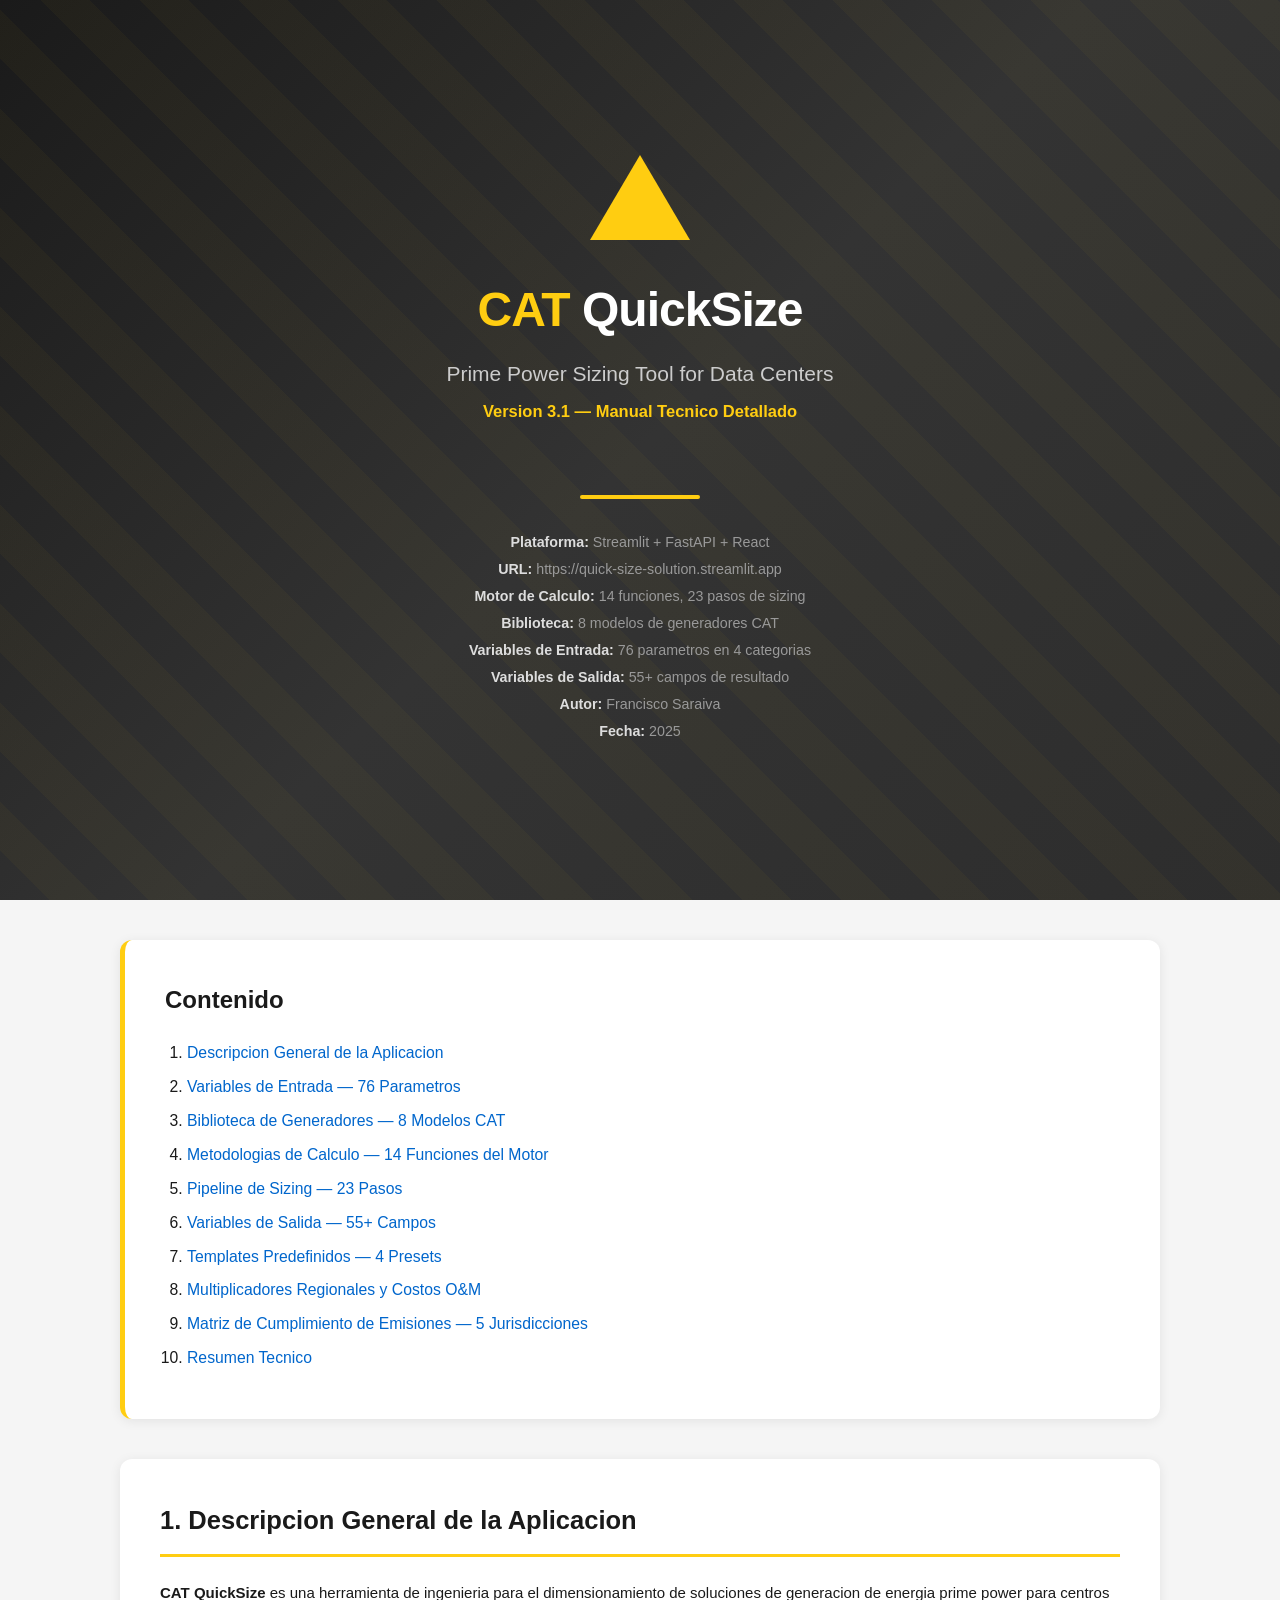
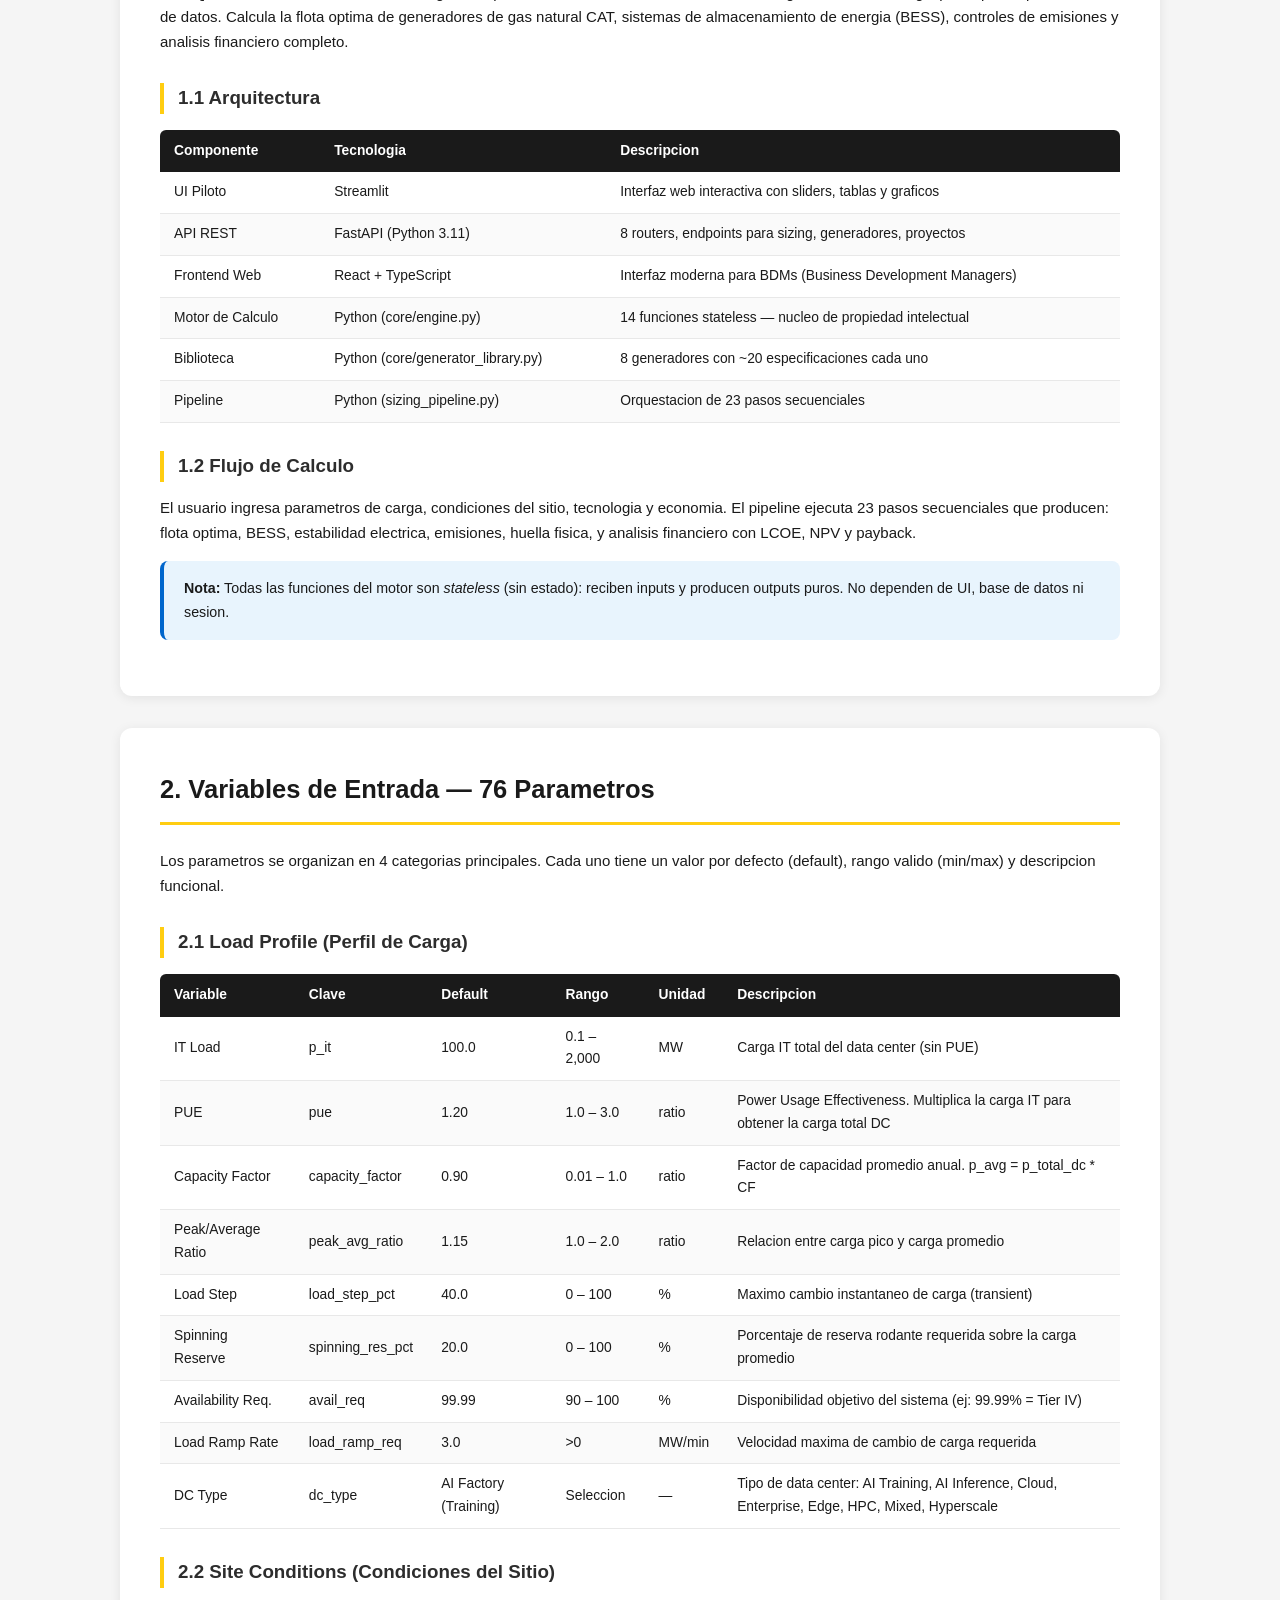
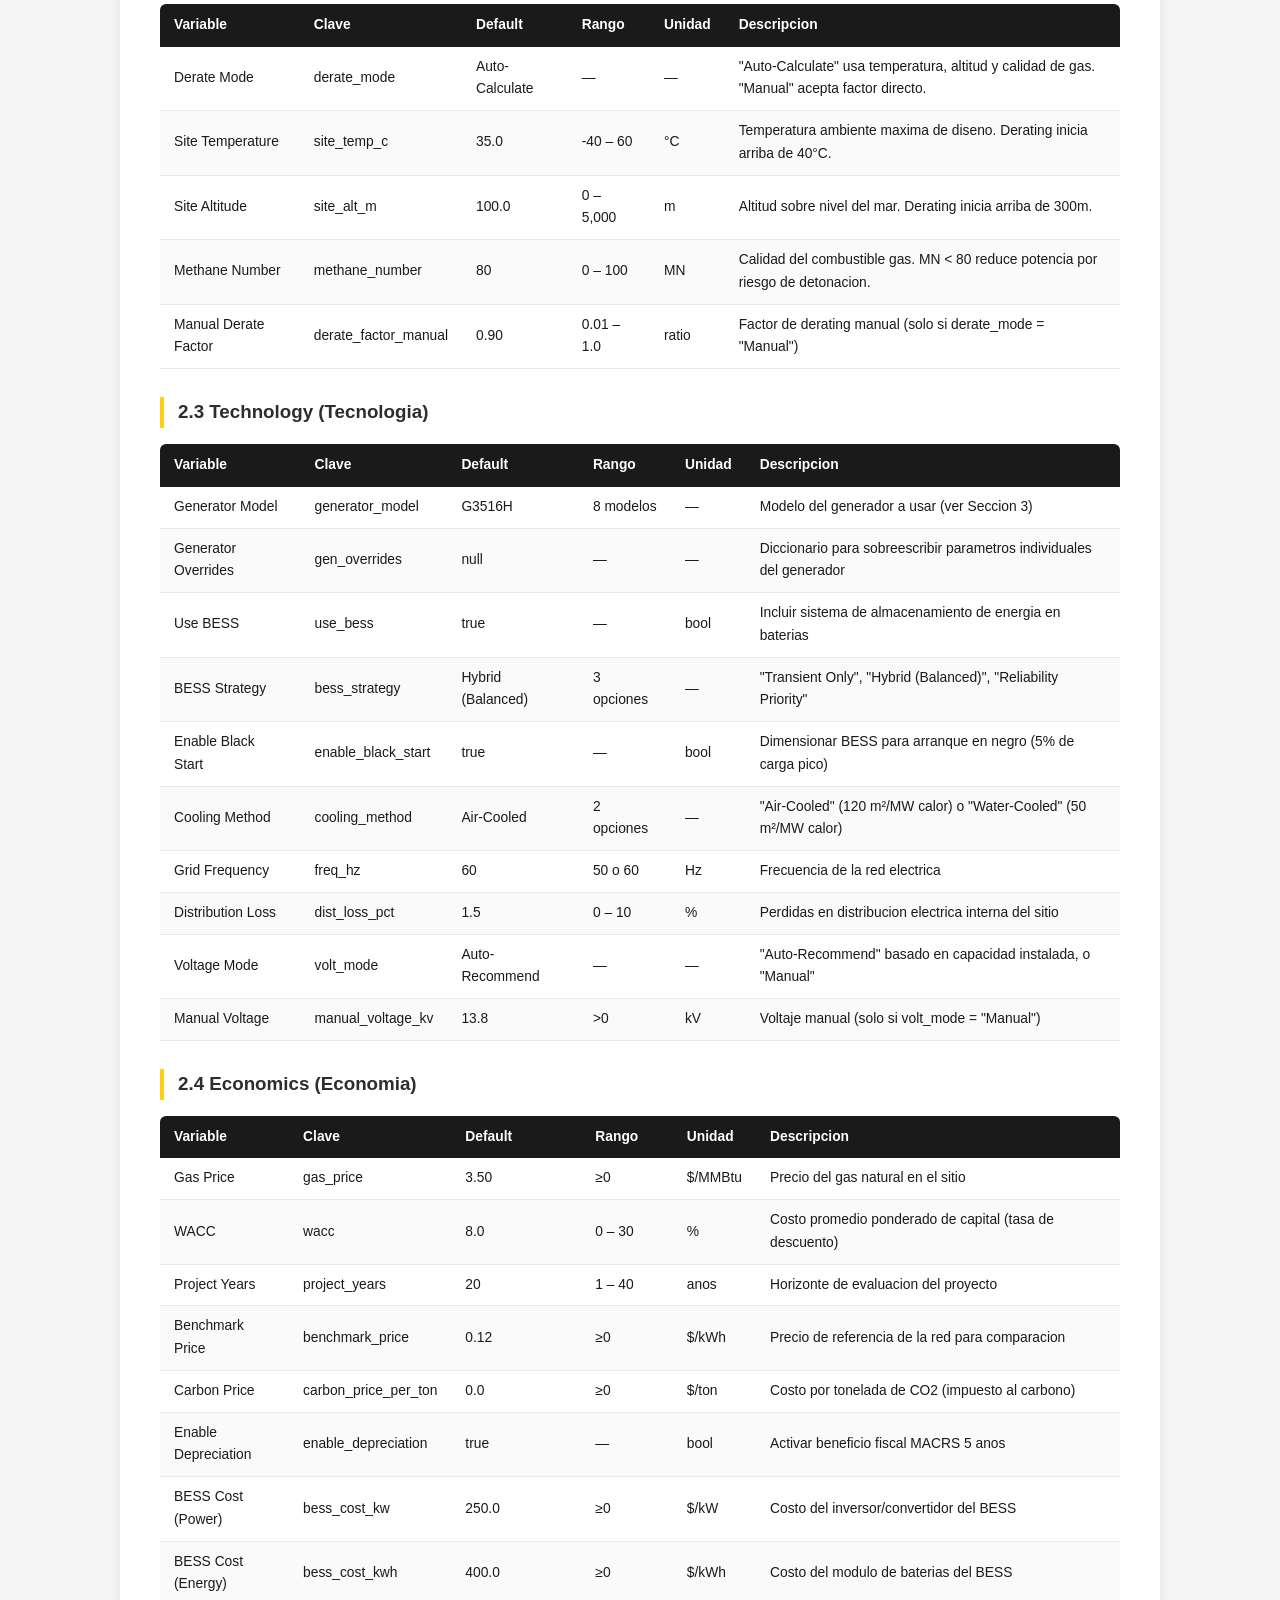
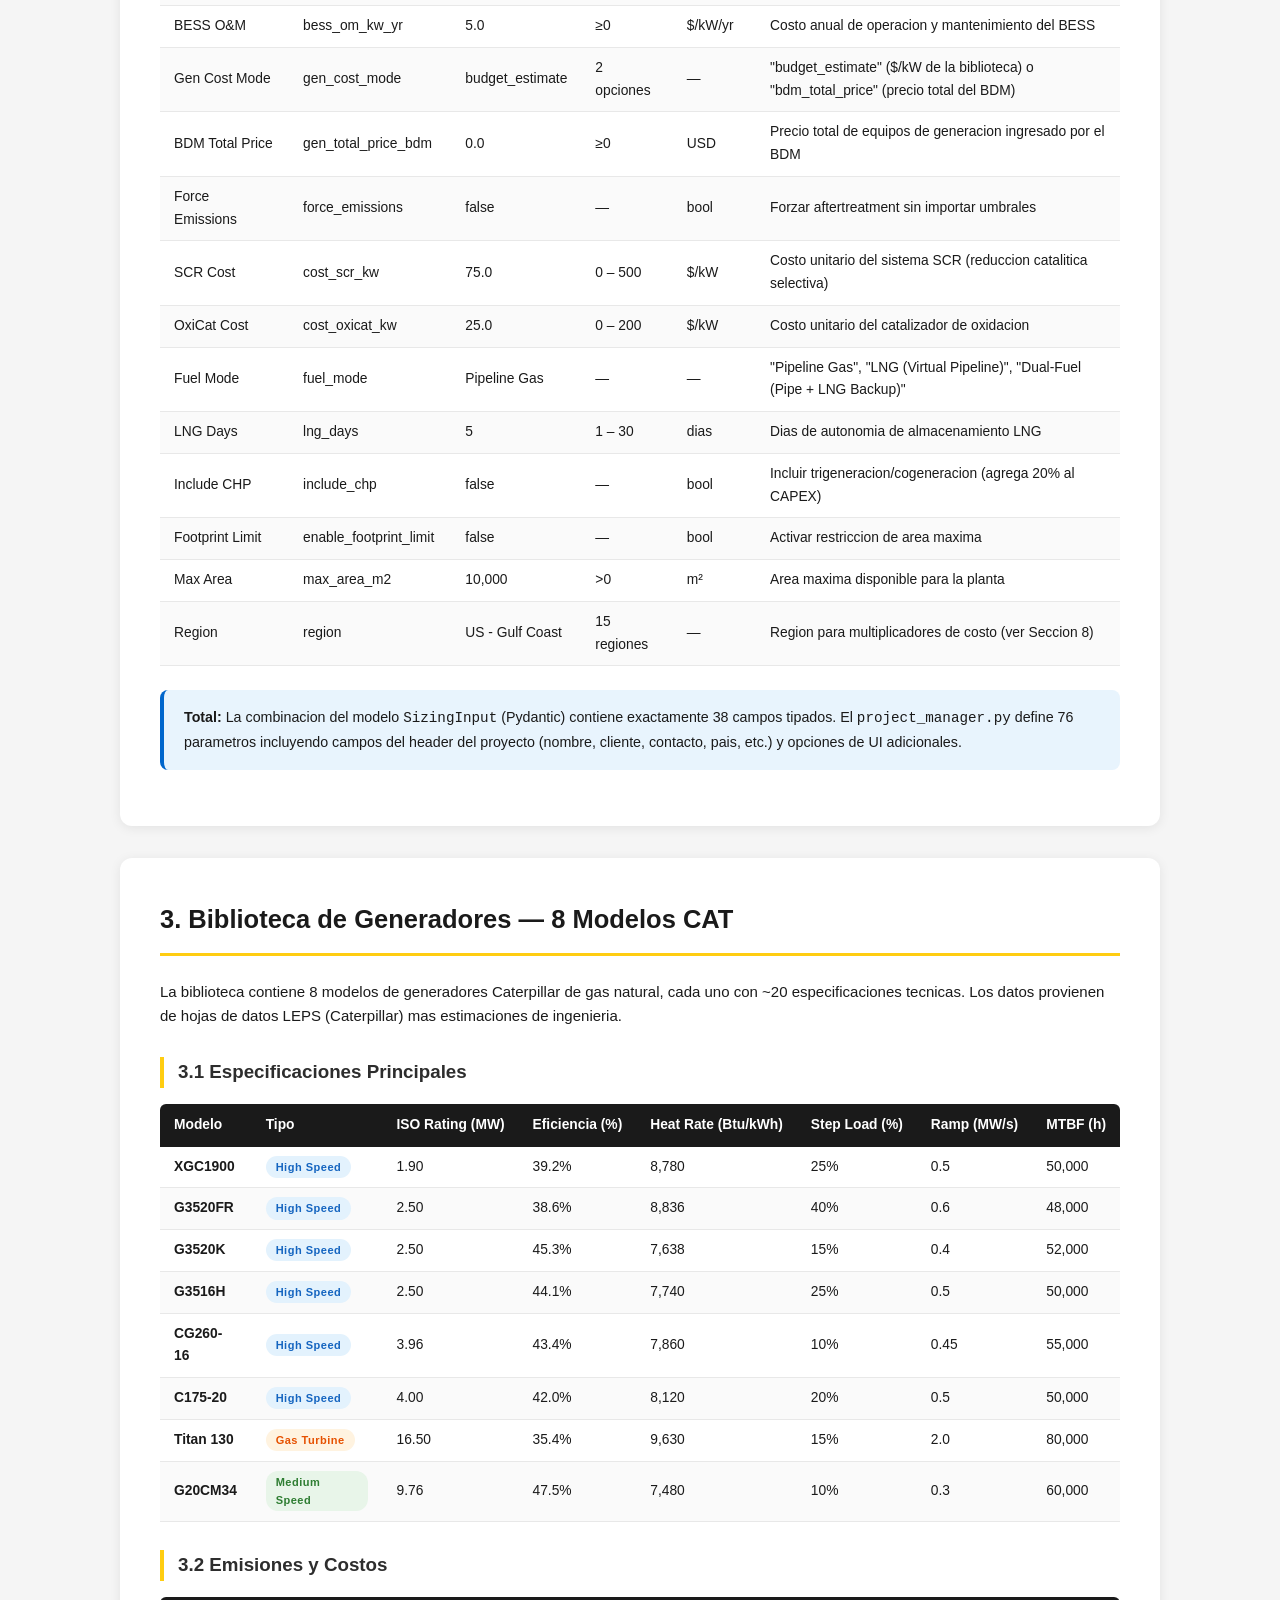
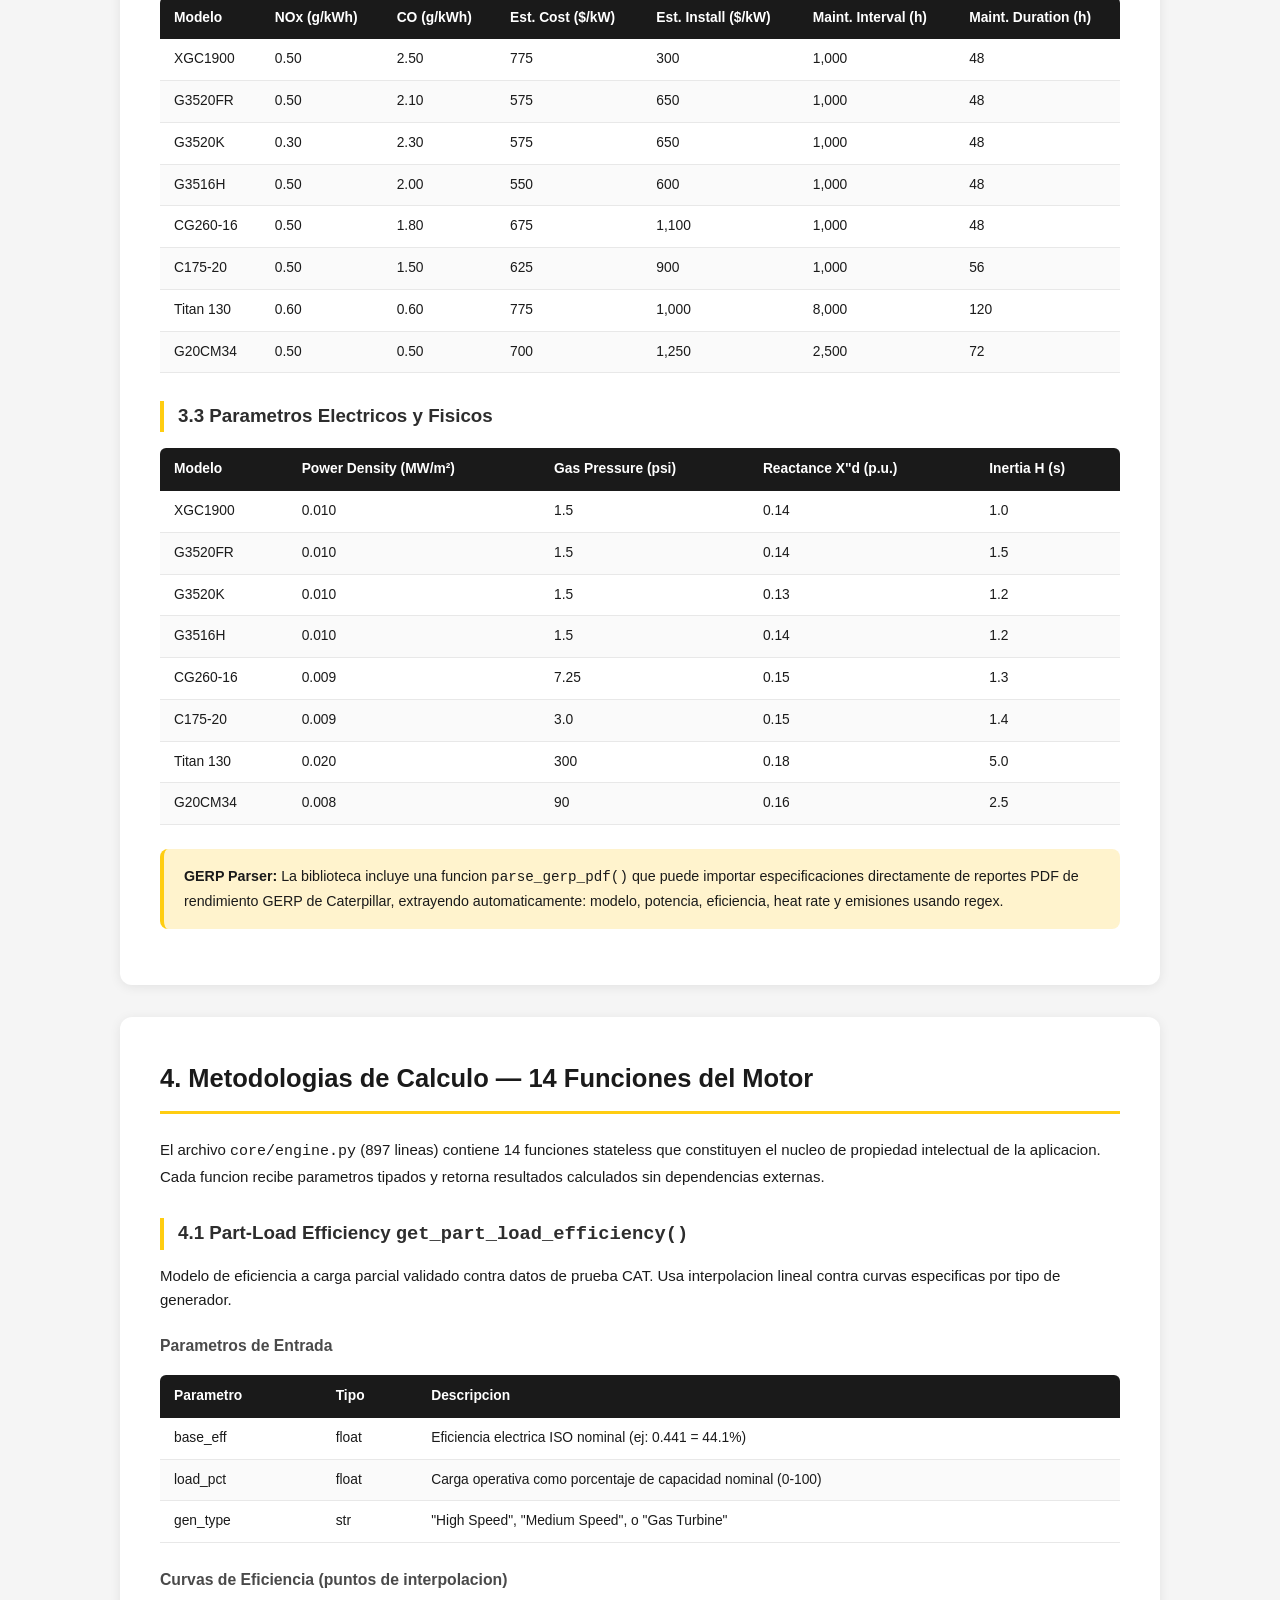
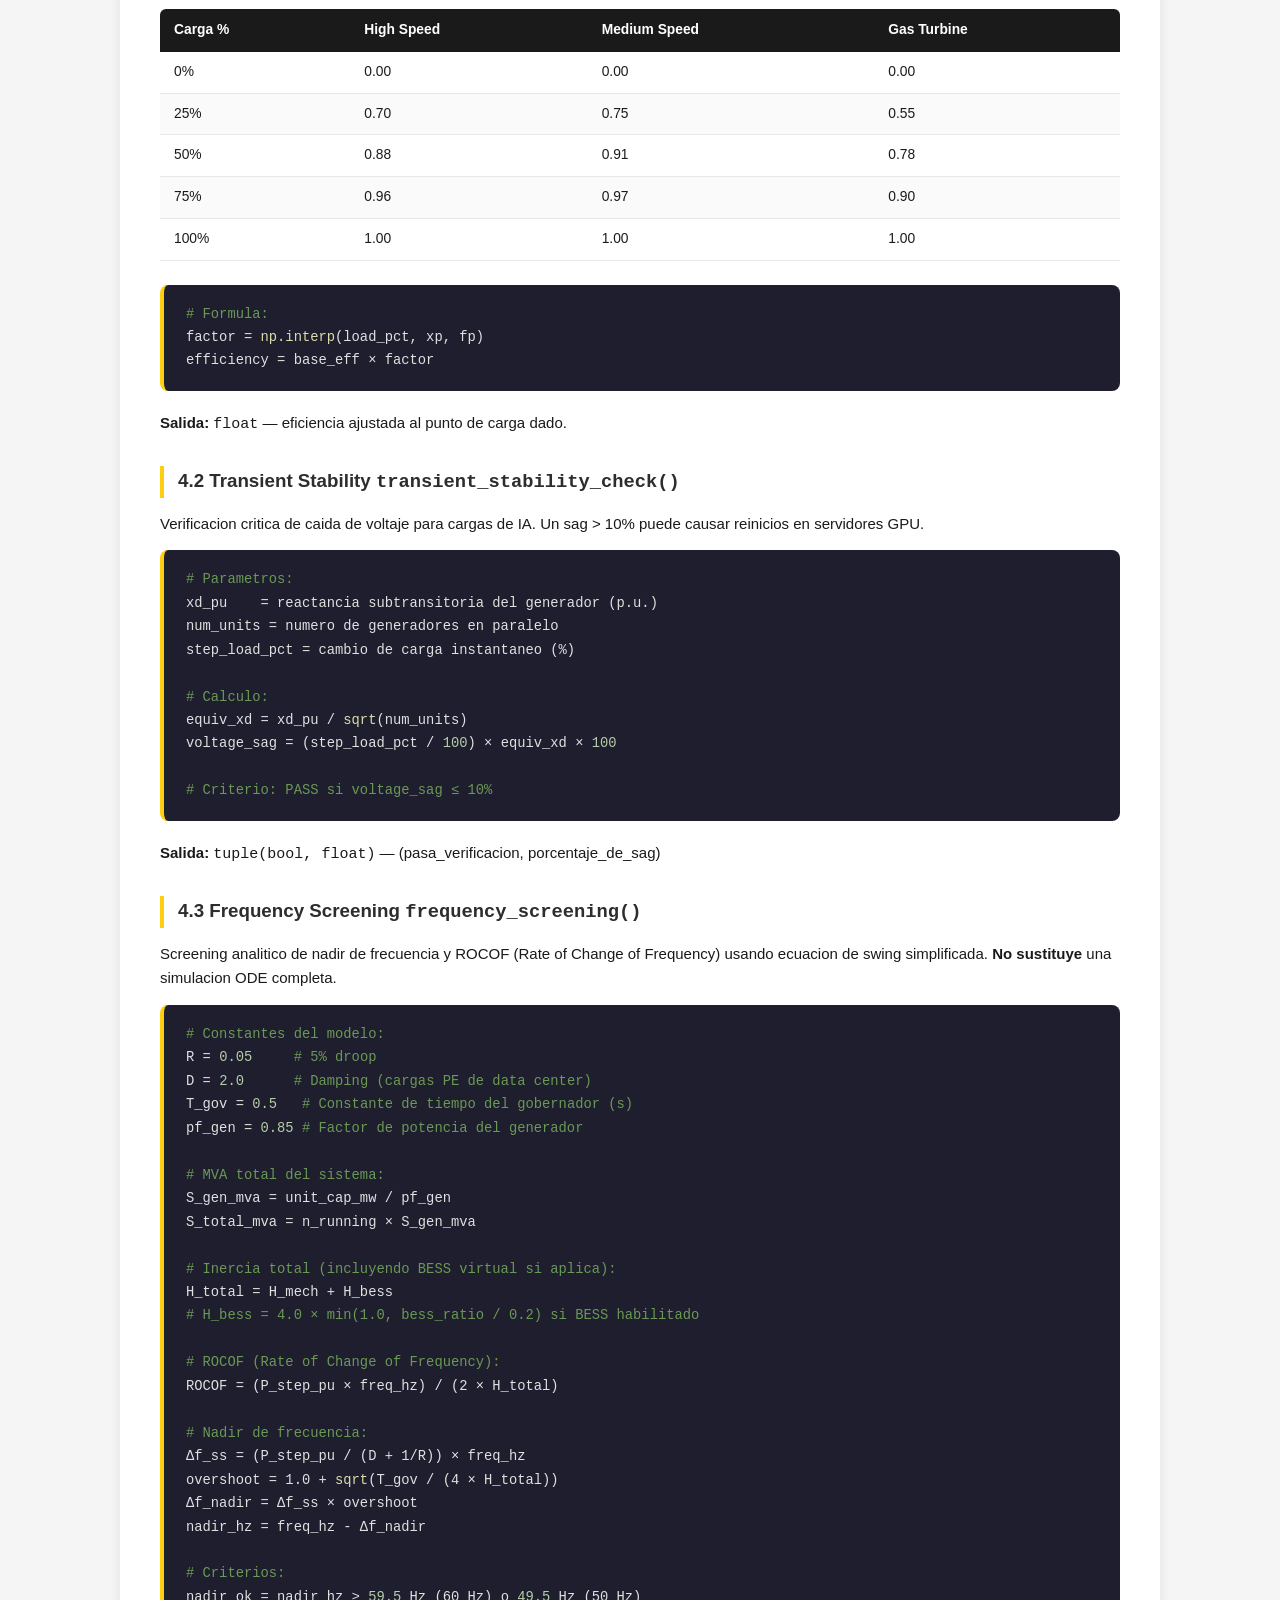
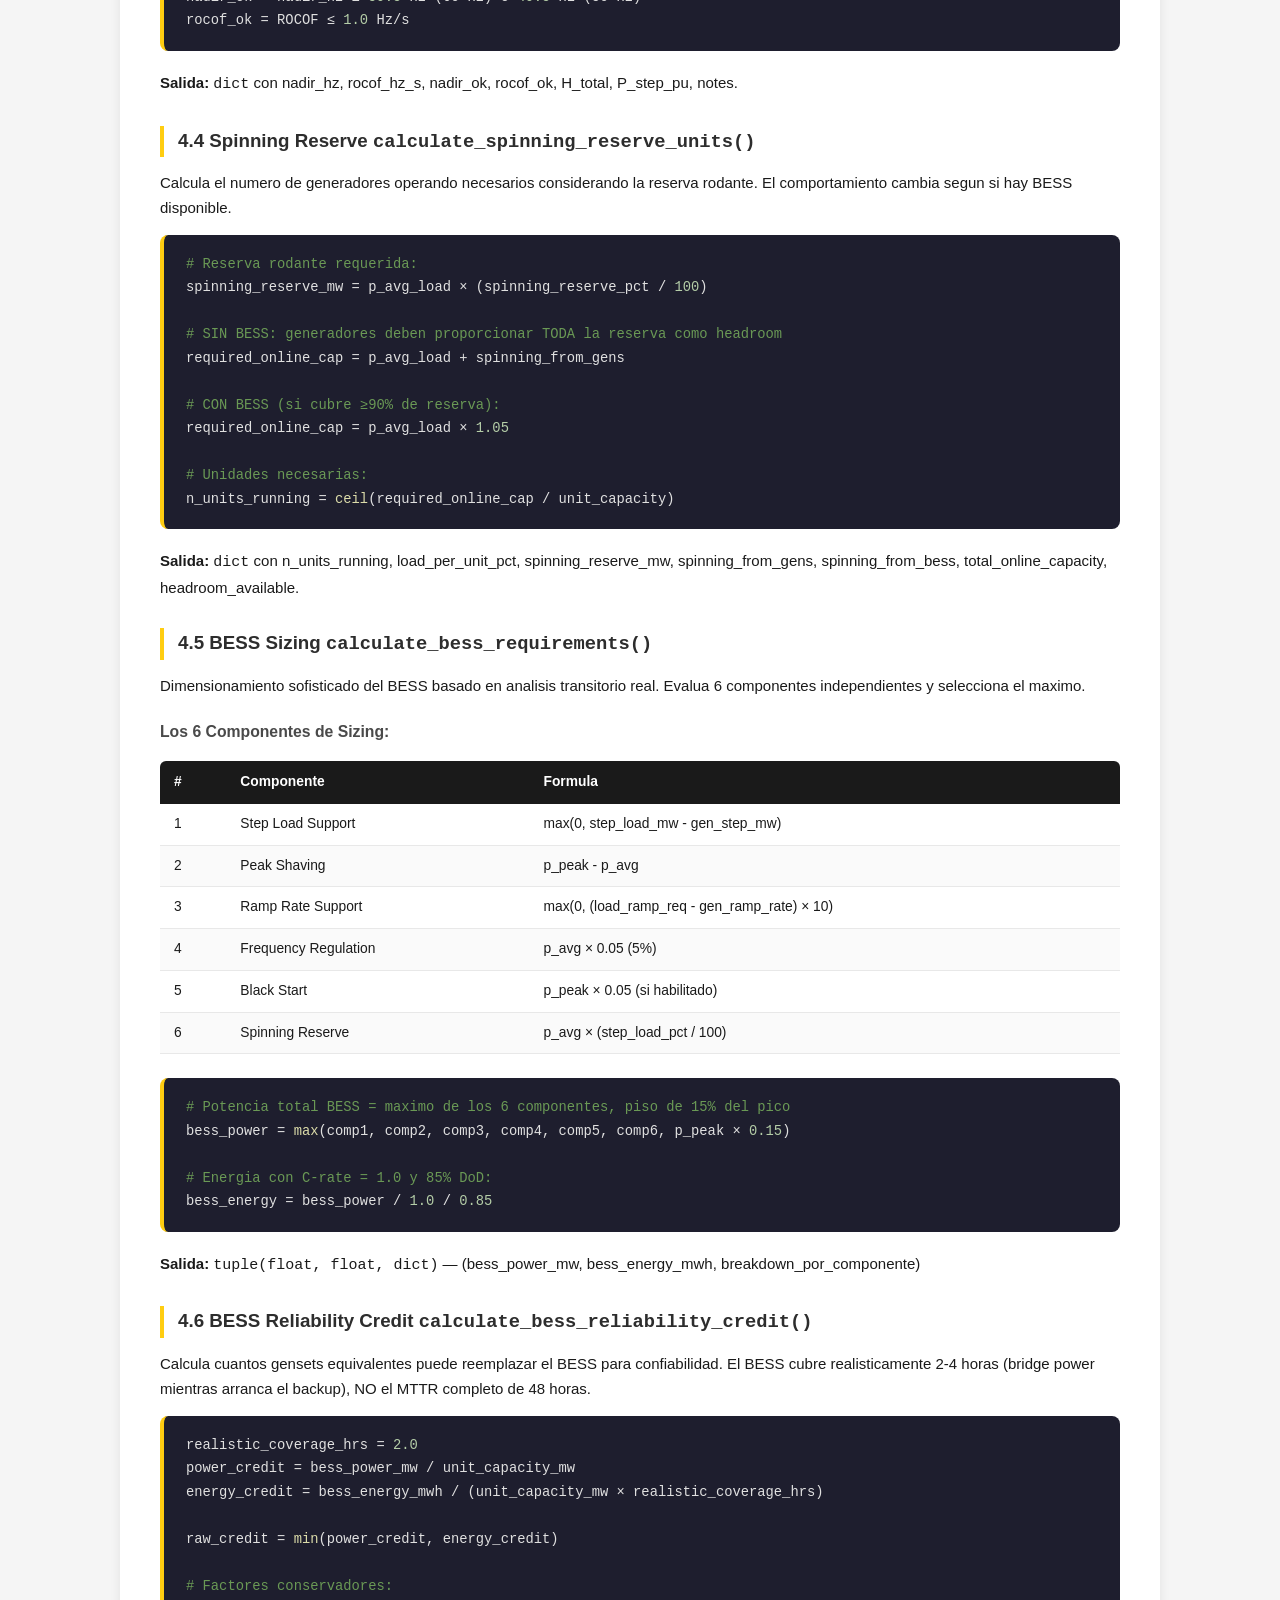
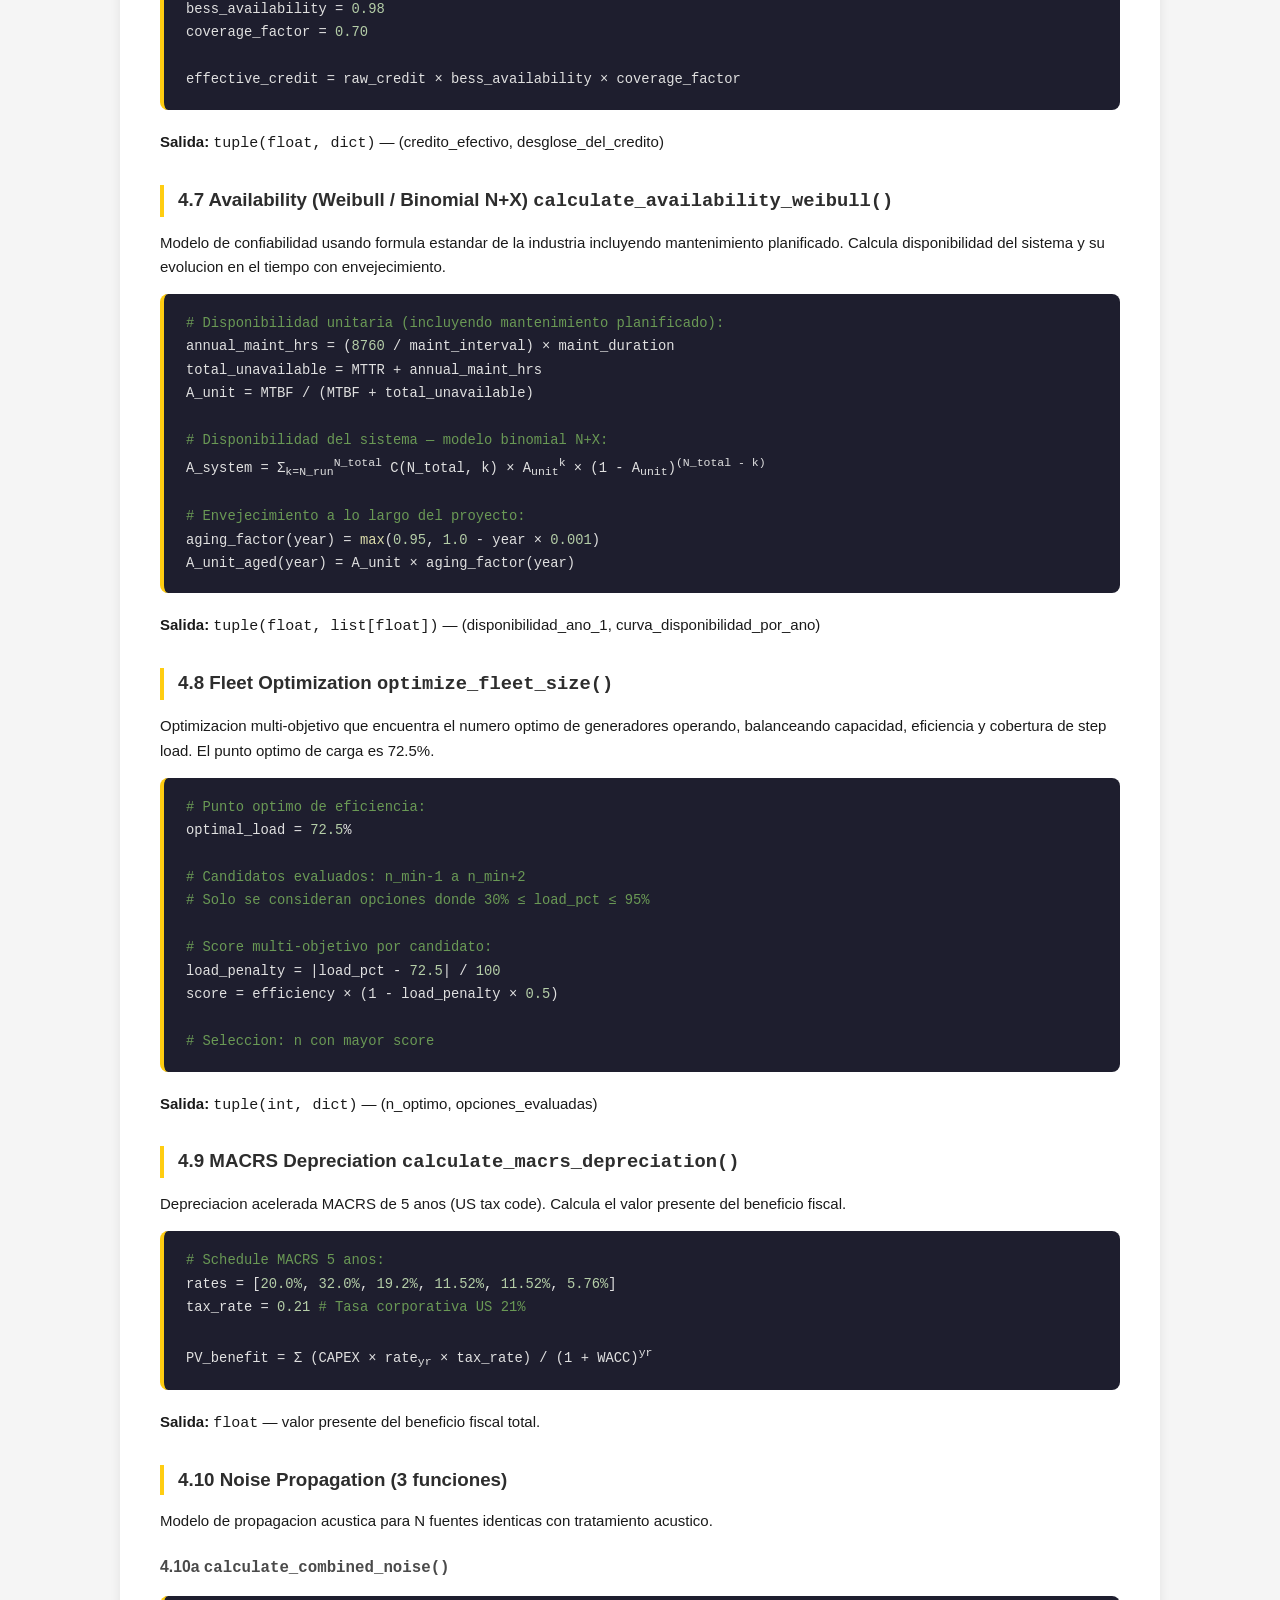
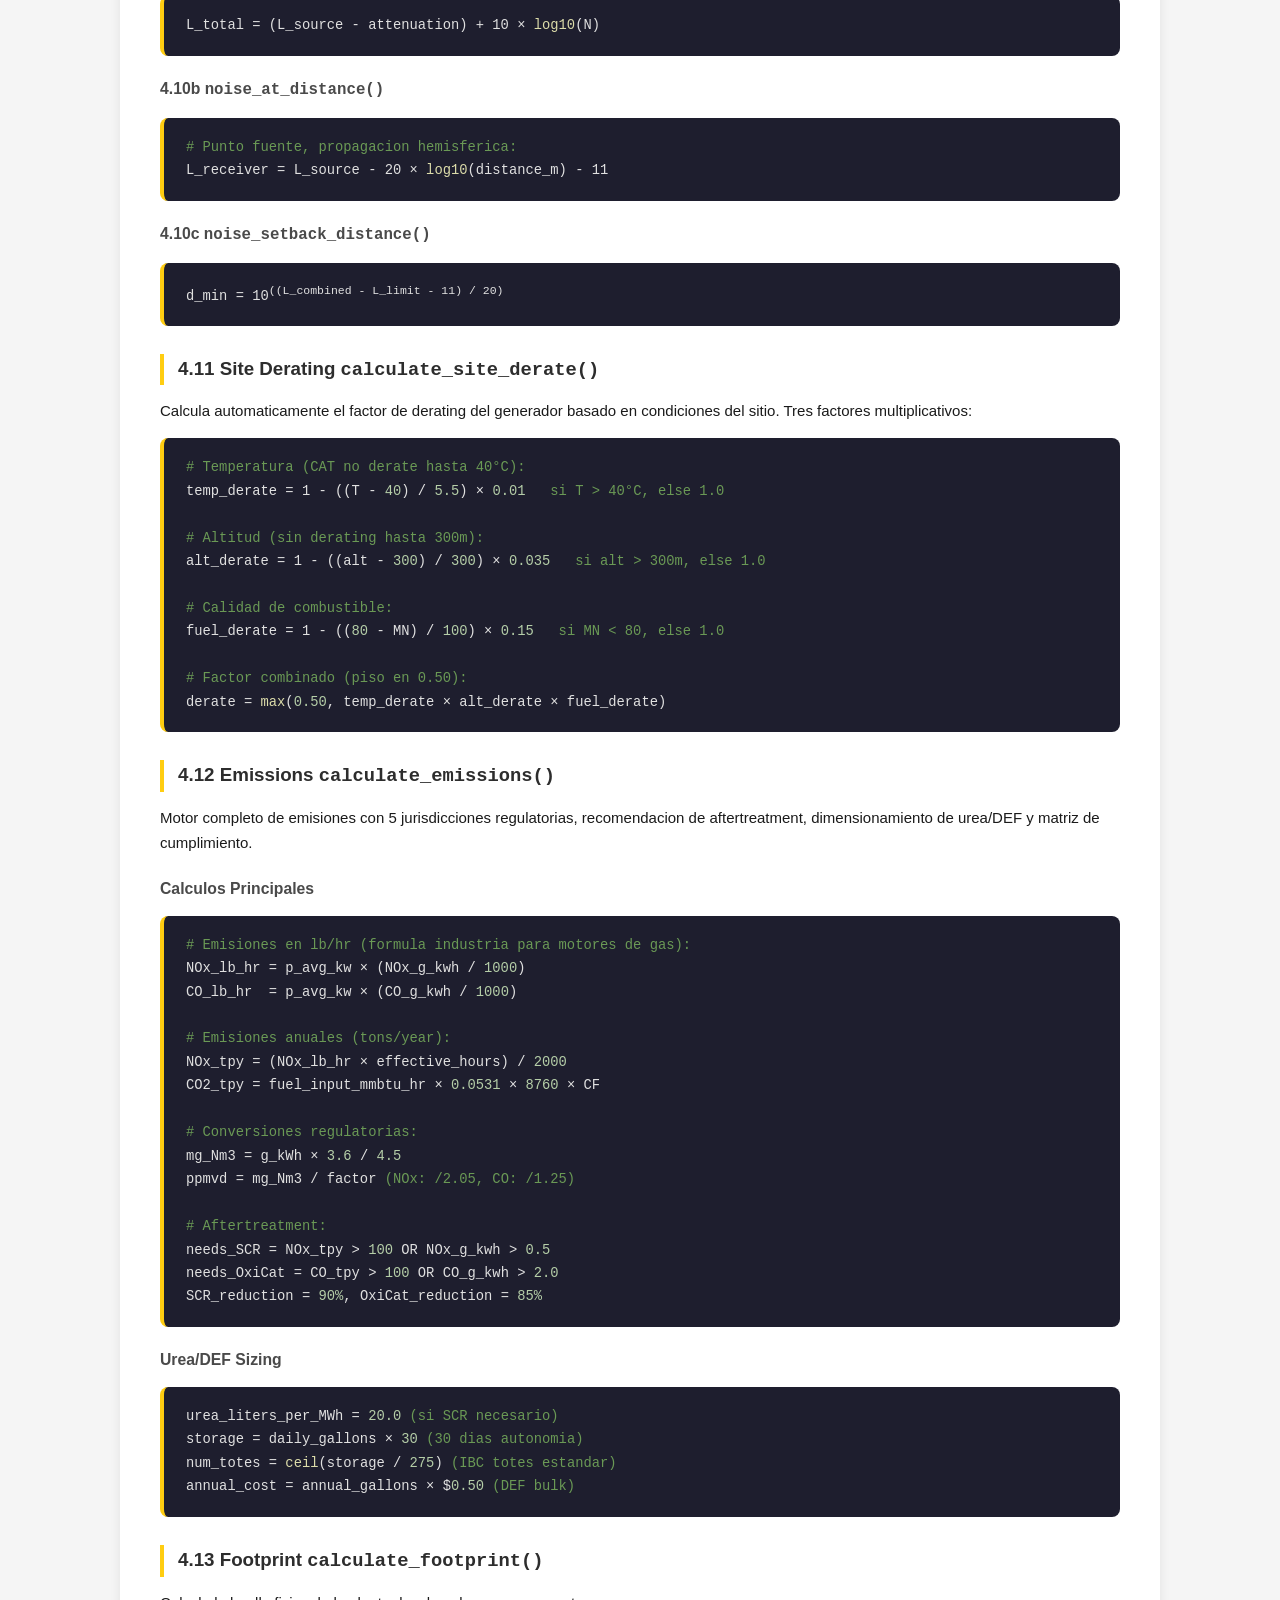
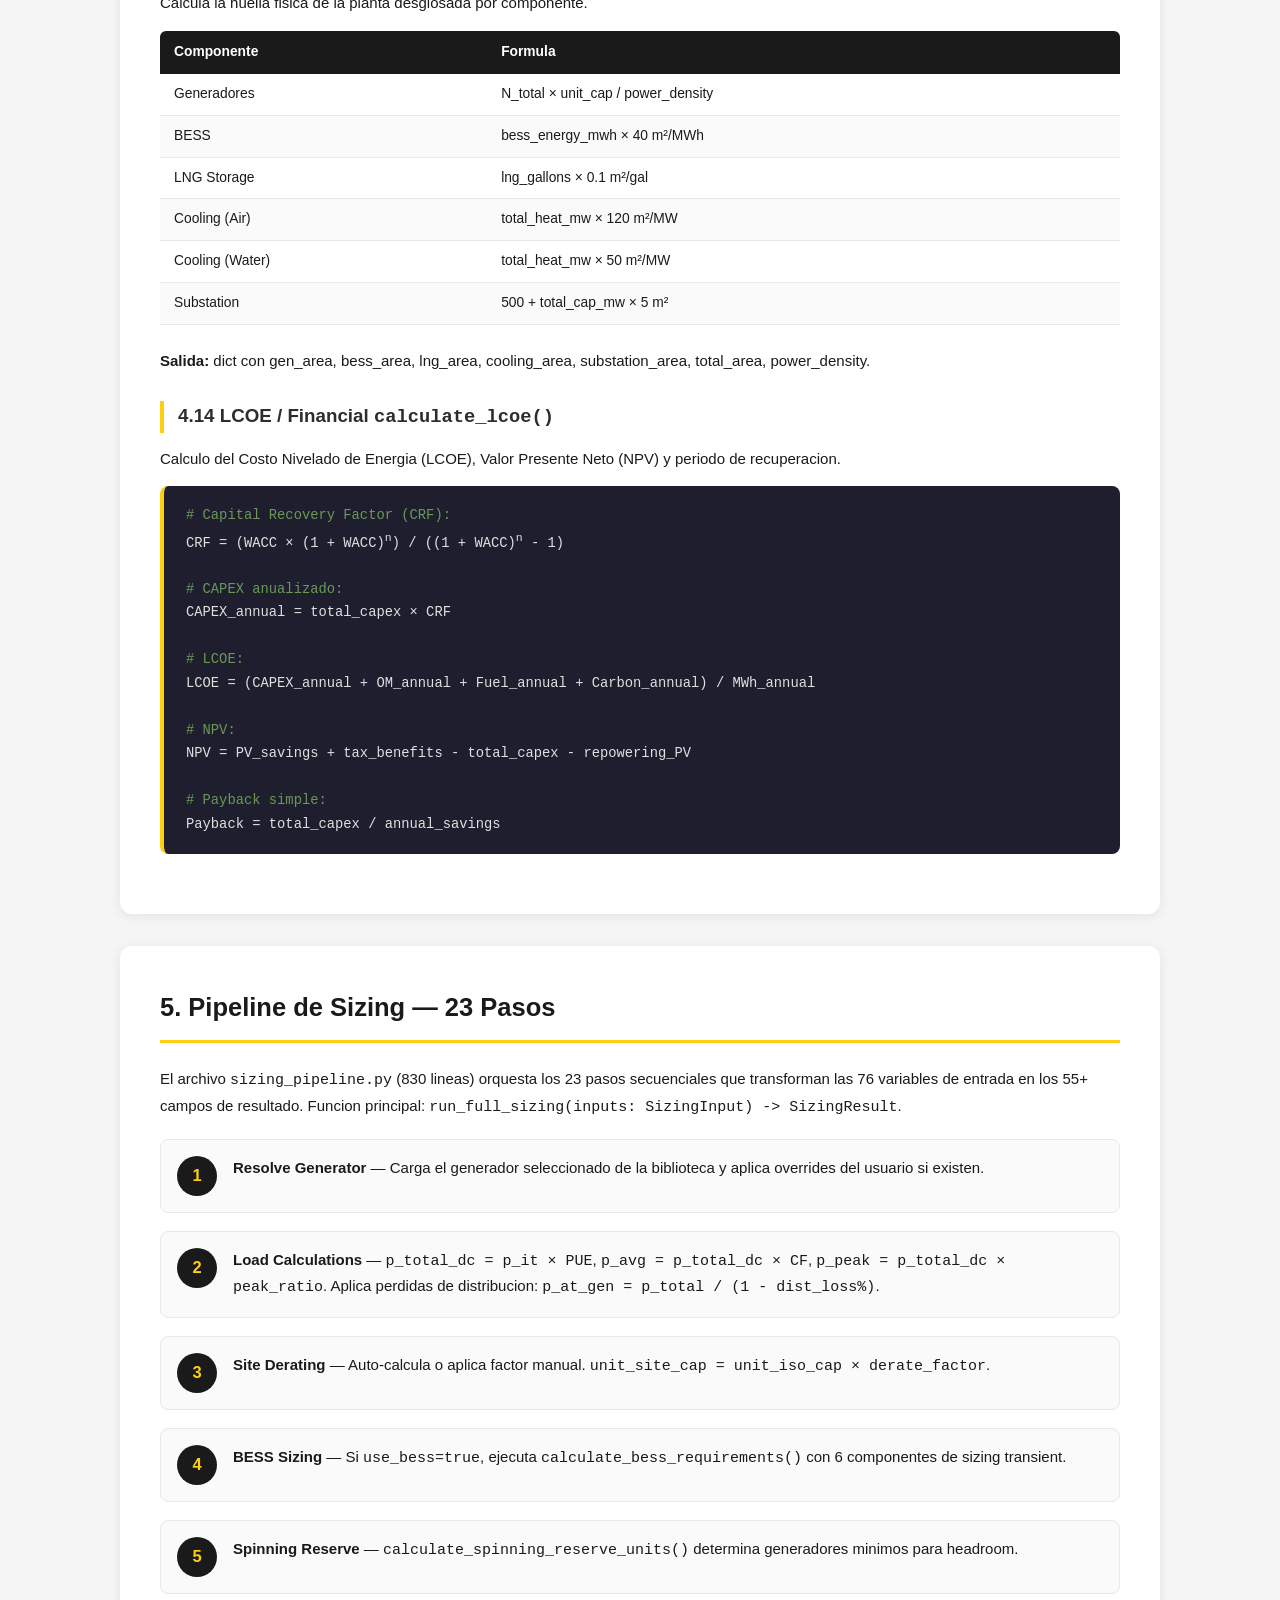
<file: docs/CAT_QuickSize_Manual_Tecnico.html>
<!DOCTYPE html>
<html lang="es">
<head>
<meta charset="UTF-8">
<meta name="viewport" content="width=device-width, initial-scale=1.0">
<title>CAT QuickSize v3.1 — Manual Tecnico Detallado</title>
<style>
  /* ── Reset & Base ── */
  *, *::before, *::after { box-sizing: border-box; margin: 0; padding: 0; }
  html { scroll-behavior: smooth; }
  body {
    font-family: 'Segoe UI', 'Helvetica Neue', Arial, sans-serif;
    font-size: 15px; line-height: 1.65; color: #1a1a1a;
    background: #f5f5f5; padding: 0;
  }

  /* ── CAT Brand Colors ── */
  :root {
    --cat-yellow: #FFCD11;
    --cat-black: #1A1A1A;
    --cat-dark: #2D2D2D;
    --cat-gray: #4A4A4A;
    --cat-light: #F5F5F5;
    --cat-blue: #0066CC;
    --cat-green: #28A745;
    --cat-red: #DC3545;
    --cat-orange: #FD7E14;
    --accent: #FFCD11;
    --section-bg: #FFFFFF;
  }

  /* ── Cover Page ── */
  .cover {
    background: linear-gradient(135deg, var(--cat-black) 0%, #333 50%, var(--cat-dark) 100%);
    color: #fff; min-height: 100vh;
    display: flex; flex-direction: column; align-items: center; justify-content: center;
    text-align: center; padding: 60px 40px; position: relative; overflow: hidden;
  }
  .cover::before {
    content: ''; position: absolute; top: 0; left: 0; right: 0; bottom: 0;
    background: repeating-linear-gradient(45deg, transparent, transparent 35px, rgba(255,205,17,0.03) 35px, rgba(255,205,17,0.03) 70px);
  }
  .cover * { position: relative; z-index: 1; }
  .cover .cat-triangle {
    width: 0; height: 0; border-left: 50px solid transparent; border-right: 50px solid transparent;
    border-bottom: 85px solid var(--cat-yellow); margin-bottom: 30px;
  }
  .cover h1 { font-size: 3.2em; font-weight: 800; letter-spacing: -1px; margin-bottom: 8px; }
  .cover h1 span { color: var(--cat-yellow); }
  .cover .subtitle { font-size: 1.4em; color: #ccc; margin-bottom: 6px; }
  .cover .version { font-size: 1.1em; color: var(--cat-yellow); font-weight: 600; margin-bottom: 40px; }
  .cover .meta { font-size: 0.95em; color: #999; line-height: 1.9; }
  .cover .meta strong { color: #ddd; }
  .cover .divider { width: 120px; height: 4px; background: var(--cat-yellow); margin: 30px auto; border-radius: 2px; }

  /* ── Main Content ── */
  .content { max-width: 1100px; margin: 0 auto; padding: 40px 30px 80px; }

  /* ── Table of Contents ── */
  .toc {
    background: var(--section-bg); border-radius: 12px; padding: 40px;
    margin-bottom: 40px; box-shadow: 0 2px 12px rgba(0,0,0,0.08);
    border-left: 5px solid var(--cat-yellow);
  }
  .toc h2 { font-size: 1.6em; color: var(--cat-black); margin-bottom: 20px; }
  .toc ol { padding-left: 22px; }
  .toc li { margin-bottom: 8px; font-size: 1.05em; }
  .toc a { color: var(--cat-blue); text-decoration: none; }
  .toc a:hover { text-decoration: underline; }

  /* ── Sections ── */
  .section {
    background: var(--section-bg); border-radius: 12px; padding: 40px;
    margin-bottom: 32px; box-shadow: 0 2px 12px rgba(0,0,0,0.08);
  }
  .section h2 {
    font-size: 1.7em; color: var(--cat-black); margin-bottom: 24px;
    padding-bottom: 12px; border-bottom: 3px solid var(--cat-yellow);
  }
  .section h3 {
    font-size: 1.25em; color: var(--cat-dark); margin: 28px 0 14px;
    padding-left: 14px; border-left: 4px solid var(--cat-yellow);
  }
  .section h4 {
    font-size: 1.05em; color: var(--cat-gray); margin: 20px 0 10px; font-weight: 700;
  }
  .section p { margin-bottom: 14px; }

  /* ── Tables ── */
  table {
    width: 100%; border-collapse: collapse; margin: 16px 0 24px;
    font-size: 0.92em;
  }
  thead th {
    background: var(--cat-black); color: #fff; padding: 10px 14px;
    text-align: left; font-weight: 600; white-space: nowrap;
  }
  thead th:first-child { border-radius: 6px 0 0 0; }
  thead th:last-child { border-radius: 0 6px 0 0; }
  tbody td { padding: 9px 14px; border-bottom: 1px solid #e8e8e8; }
  tbody tr:nth-child(even) { background: #fafafa; }
  tbody tr:hover { background: #fff8d6; }

  /* ── Code / Formula blocks ── */
  .formula-block {
    background: #1e1e2e; color: #e0e0e0; padding: 18px 22px;
    border-radius: 8px; margin: 14px 0 20px; font-family: 'Consolas', 'Fira Code', monospace;
    font-size: 0.92em; line-height: 1.7; overflow-x: auto;
    border-left: 4px solid var(--cat-yellow);
  }
  .formula-block .comment { color: #6a9955; }
  .formula-block .keyword { color: #569cd6; }
  .formula-block .number { color: #b5cea8; }
  .formula-block .string { color: #ce9178; }
  .formula-block .func { color: #dcdcaa; }

  /* ── Info boxes ── */
  .info-box {
    padding: 16px 20px; border-radius: 8px; margin: 16px 0;
    font-size: 0.95em;
  }
  .info-box.note { background: #e8f4fd; border-left: 4px solid var(--cat-blue); }
  .info-box.warn { background: #fff3cd; border-left: 4px solid var(--cat-yellow); }
  .info-box.critical { background: #f8d7da; border-left: 4px solid var(--cat-red); }
  .info-box.success { background: #d4edda; border-left: 4px solid var(--cat-green); }

  /* ── Tags / Badges ── */
  .badge {
    display: inline-block; padding: 2px 10px; border-radius: 12px;
    font-size: 0.8em; font-weight: 600; letter-spacing: 0.5px;
  }
  .badge.hs { background: #e3f2fd; color: #1565c0; }
  .badge.ms { background: #e8f5e9; color: #2e7d32; }
  .badge.gt { background: #fff3e0; color: #e65100; }
  .badge.input { background: #f3e5f5; color: #7b1fa2; }
  .badge.output { background: #e0f2f1; color: #00695c; }

  /* ── Pipeline Steps ── */
  .pipeline-step {
    display: flex; align-items: flex-start; gap: 16px;
    margin: 18px 0; padding: 16px;
    background: #fafafa; border-radius: 8px; border: 1px solid #e8e8e8;
  }
  .pipeline-step .step-num {
    flex-shrink: 0; width: 40px; height: 40px; border-radius: 50%;
    background: var(--cat-black); color: var(--cat-yellow);
    display: flex; align-items: center; justify-content: center;
    font-weight: 800; font-size: 1.1em;
  }
  .pipeline-step .step-content { flex: 1; }
  .pipeline-step .step-content strong { color: var(--cat-black); }

  /* ── Print ── */
  @media print {
    .cover { min-height: auto; padding: 40px; page-break-after: always; }
    .section { page-break-inside: avoid; box-shadow: none; border: 1px solid #ddd; }
    body { background: #fff; }
  }

  /* ── Responsive ── */
  @media (max-width: 768px) {
    .content { padding: 16px; }
    .section { padding: 20px; }
    .cover h1 { font-size: 2em; }
    table { font-size: 0.82em; }
  }
</style>
</head>
<body>

<!-- ════════════════════════════════════════════════ -->
<!-- COVER PAGE                                       -->
<!-- ════════════════════════════════════════════════ -->
<div class="cover">
  <div class="cat-triangle"></div>
  <h1><span>CAT</span> QuickSize</h1>
  <div class="subtitle">Prime Power Sizing Tool for Data Centers</div>
  <div class="version">Version 3.1 — Manual Tecnico Detallado</div>
  <div class="divider"></div>
  <div class="meta">
    <strong>Plataforma:</strong> Streamlit + FastAPI + React<br>
    <strong>URL:</strong> https://quick-size-solution.streamlit.app<br>
    <strong>Motor de Calculo:</strong> 14 funciones, 23 pasos de sizing<br>
    <strong>Biblioteca:</strong> 8 modelos de generadores CAT<br>
    <strong>Variables de Entrada:</strong> 76 parametros en 4 categorias<br>
    <strong>Variables de Salida:</strong> 55+ campos de resultado<br>
    <strong>Autor:</strong> Francisco Saraiva<br>
    <strong>Fecha:</strong> 2025
  </div>
</div>

<!-- ════════════════════════════════════════════════ -->
<!-- TABLE OF CONTENTS                                -->
<!-- ════════════════════════════════════════════════ -->
<div class="content">

<div class="toc">
  <h2>Contenido</h2>
  <ol>
    <li><a href="#sec1">Descripcion General de la Aplicacion</a></li>
    <li><a href="#sec2">Variables de Entrada — 76 Parametros</a></li>
    <li><a href="#sec3">Biblioteca de Generadores — 8 Modelos CAT</a></li>
    <li><a href="#sec4">Metodologias de Calculo — 14 Funciones del Motor</a></li>
    <li><a href="#sec5">Pipeline de Sizing — 23 Pasos</a></li>
    <li><a href="#sec6">Variables de Salida — 55+ Campos</a></li>
    <li><a href="#sec7">Templates Predefinidos — 4 Presets</a></li>
    <li><a href="#sec8">Multiplicadores Regionales y Costos O&M</a></li>
    <li><a href="#sec9">Matriz de Cumplimiento de Emisiones — 5 Jurisdicciones</a></li>
    <li><a href="#sec10">Resumen Tecnico</a></li>
  </ol>
</div>

<!-- ════════════════════════════════════════════════ -->
<!-- SECTION 1: DESCRIPCION GENERAL                   -->
<!-- ════════════════════════════════════════════════ -->
<div class="section" id="sec1">
  <h2>1. Descripcion General de la Aplicacion</h2>

  <p><strong>CAT QuickSize</strong> es una herramienta de ingenieria para el dimensionamiento de soluciones de generacion de energia prime power para centros de datos. Calcula la flota optima de generadores de gas natural CAT, sistemas de almacenamiento de energia (BESS), controles de emisiones y analisis financiero completo.</p>

  <h3>1.1 Arquitectura</h3>
  <table>
    <thead><tr><th>Componente</th><th>Tecnologia</th><th>Descripcion</th></tr></thead>
    <tbody>
      <tr><td>UI Piloto</td><td>Streamlit</td><td>Interfaz web interactiva con sliders, tablas y graficos</td></tr>
      <tr><td>API REST</td><td>FastAPI (Python 3.11)</td><td>8 routers, endpoints para sizing, generadores, proyectos</td></tr>
      <tr><td>Frontend Web</td><td>React + TypeScript</td><td>Interfaz moderna para BDMs (Business Development Managers)</td></tr>
      <tr><td>Motor de Calculo</td><td>Python (core/engine.py)</td><td>14 funciones stateless — nucleo de propiedad intelectual</td></tr>
      <tr><td>Biblioteca</td><td>Python (core/generator_library.py)</td><td>8 generadores con ~20 especificaciones cada uno</td></tr>
      <tr><td>Pipeline</td><td>Python (sizing_pipeline.py)</td><td>Orquestacion de 23 pasos secuenciales</td></tr>
    </tbody>
  </table>

  <h3>1.2 Flujo de Calculo</h3>
  <p>El usuario ingresa parametros de carga, condiciones del sitio, tecnologia y economia. El pipeline ejecuta 23 pasos secuenciales que producen: flota optima, BESS, estabilidad electrica, emisiones, huella fisica, y analisis financiero con LCOE, NPV y payback.</p>

  <div class="info-box note">
    <strong>Nota:</strong> Todas las funciones del motor son <em>stateless</em> (sin estado): reciben inputs y producen outputs puros. No dependen de UI, base de datos ni sesion.
  </div>
</div>

<!-- ════════════════════════════════════════════════ -->
<!-- SECTION 2: VARIABLES DE ENTRADA                  -->
<!-- ════════════════════════════════════════════════ -->
<div class="section" id="sec2">
  <h2>2. Variables de Entrada — 76 Parametros</h2>

  <p>Los parametros se organizan en 4 categorias principales. Cada uno tiene un valor por defecto (default), rango valido (min/max) y descripcion funcional.</p>

  <!-- 2.1 Load Profile -->
  <h3>2.1 Load Profile (Perfil de Carga)</h3>
  <table>
    <thead><tr><th>Variable</th><th>Clave</th><th>Default</th><th>Rango</th><th>Unidad</th><th>Descripcion</th></tr></thead>
    <tbody>
      <tr><td>IT Load</td><td>p_it</td><td>100.0</td><td>0.1 – 2,000</td><td>MW</td><td>Carga IT total del data center (sin PUE)</td></tr>
      <tr><td>PUE</td><td>pue</td><td>1.20</td><td>1.0 – 3.0</td><td>ratio</td><td>Power Usage Effectiveness. Multiplica la carga IT para obtener la carga total DC</td></tr>
      <tr><td>Capacity Factor</td><td>capacity_factor</td><td>0.90</td><td>0.01 – 1.0</td><td>ratio</td><td>Factor de capacidad promedio anual. p_avg = p_total_dc * CF</td></tr>
      <tr><td>Peak/Average Ratio</td><td>peak_avg_ratio</td><td>1.15</td><td>1.0 – 2.0</td><td>ratio</td><td>Relacion entre carga pico y carga promedio</td></tr>
      <tr><td>Load Step</td><td>load_step_pct</td><td>40.0</td><td>0 – 100</td><td>%</td><td>Maximo cambio instantaneo de carga (transient)</td></tr>
      <tr><td>Spinning Reserve</td><td>spinning_res_pct</td><td>20.0</td><td>0 – 100</td><td>%</td><td>Porcentaje de reserva rodante requerida sobre la carga promedio</td></tr>
      <tr><td>Availability Req.</td><td>avail_req</td><td>99.99</td><td>90 – 100</td><td>%</td><td>Disponibilidad objetivo del sistema (ej: 99.99% = Tier IV)</td></tr>
      <tr><td>Load Ramp Rate</td><td>load_ramp_req</td><td>3.0</td><td>>0</td><td>MW/min</td><td>Velocidad maxima de cambio de carga requerida</td></tr>
      <tr><td>DC Type</td><td>dc_type</td><td>AI Factory (Training)</td><td>Seleccion</td><td>—</td><td>Tipo de data center: AI Training, AI Inference, Cloud, Enterprise, Edge, HPC, Mixed, Hyperscale</td></tr>
    </tbody>
  </table>

  <!-- 2.2 Site Conditions -->
  <h3>2.2 Site Conditions (Condiciones del Sitio)</h3>
  <table>
    <thead><tr><th>Variable</th><th>Clave</th><th>Default</th><th>Rango</th><th>Unidad</th><th>Descripcion</th></tr></thead>
    <tbody>
      <tr><td>Derate Mode</td><td>derate_mode</td><td>Auto-Calculate</td><td>—</td><td>—</td><td>"Auto-Calculate" usa temperatura, altitud y calidad de gas. "Manual" acepta factor directo.</td></tr>
      <tr><td>Site Temperature</td><td>site_temp_c</td><td>35.0</td><td>-40 – 60</td><td>&deg;C</td><td>Temperatura ambiente maxima de diseno. Derating inicia arriba de 40&deg;C.</td></tr>
      <tr><td>Site Altitude</td><td>site_alt_m</td><td>100.0</td><td>0 – 5,000</td><td>m</td><td>Altitud sobre nivel del mar. Derating inicia arriba de 300m.</td></tr>
      <tr><td>Methane Number</td><td>methane_number</td><td>80</td><td>0 – 100</td><td>MN</td><td>Calidad del combustible gas. MN &lt; 80 reduce potencia por riesgo de detonacion.</td></tr>
      <tr><td>Manual Derate Factor</td><td>derate_factor_manual</td><td>0.90</td><td>0.01 – 1.0</td><td>ratio</td><td>Factor de derating manual (solo si derate_mode = "Manual")</td></tr>
    </tbody>
  </table>

  <!-- 2.3 Technology -->
  <h3>2.3 Technology (Tecnologia)</h3>
  <table>
    <thead><tr><th>Variable</th><th>Clave</th><th>Default</th><th>Rango</th><th>Unidad</th><th>Descripcion</th></tr></thead>
    <tbody>
      <tr><td>Generator Model</td><td>generator_model</td><td>G3516H</td><td>8 modelos</td><td>—</td><td>Modelo del generador a usar (ver Seccion 3)</td></tr>
      <tr><td>Generator Overrides</td><td>gen_overrides</td><td>null</td><td>—</td><td>—</td><td>Diccionario para sobreescribir parametros individuales del generador</td></tr>
      <tr><td>Use BESS</td><td>use_bess</td><td>true</td><td>—</td><td>bool</td><td>Incluir sistema de almacenamiento de energia en baterias</td></tr>
      <tr><td>BESS Strategy</td><td>bess_strategy</td><td>Hybrid (Balanced)</td><td>3 opciones</td><td>—</td><td>"Transient Only", "Hybrid (Balanced)", "Reliability Priority"</td></tr>
      <tr><td>Enable Black Start</td><td>enable_black_start</td><td>true</td><td>—</td><td>bool</td><td>Dimensionar BESS para arranque en negro (5% de carga pico)</td></tr>
      <tr><td>Cooling Method</td><td>cooling_method</td><td>Air-Cooled</td><td>2 opciones</td><td>—</td><td>"Air-Cooled" (120 m&sup2;/MW calor) o "Water-Cooled" (50 m&sup2;/MW calor)</td></tr>
      <tr><td>Grid Frequency</td><td>freq_hz</td><td>60</td><td>50 o 60</td><td>Hz</td><td>Frecuencia de la red electrica</td></tr>
      <tr><td>Distribution Loss</td><td>dist_loss_pct</td><td>1.5</td><td>0 – 10</td><td>%</td><td>Perdidas en distribucion electrica interna del sitio</td></tr>
      <tr><td>Voltage Mode</td><td>volt_mode</td><td>Auto-Recommend</td><td>—</td><td>—</td><td>"Auto-Recommend" basado en capacidad instalada, o "Manual"</td></tr>
      <tr><td>Manual Voltage</td><td>manual_voltage_kv</td><td>13.8</td><td>>0</td><td>kV</td><td>Voltaje manual (solo si volt_mode = "Manual")</td></tr>
    </tbody>
  </table>

  <!-- 2.4 Economics -->
  <h3>2.4 Economics (Economia)</h3>
  <table>
    <thead><tr><th>Variable</th><th>Clave</th><th>Default</th><th>Rango</th><th>Unidad</th><th>Descripcion</th></tr></thead>
    <tbody>
      <tr><td>Gas Price</td><td>gas_price</td><td>3.50</td><td>&ge;0</td><td>$/MMBtu</td><td>Precio del gas natural en el sitio</td></tr>
      <tr><td>WACC</td><td>wacc</td><td>8.0</td><td>0 – 30</td><td>%</td><td>Costo promedio ponderado de capital (tasa de descuento)</td></tr>
      <tr><td>Project Years</td><td>project_years</td><td>20</td><td>1 – 40</td><td>anos</td><td>Horizonte de evaluacion del proyecto</td></tr>
      <tr><td>Benchmark Price</td><td>benchmark_price</td><td>0.12</td><td>&ge;0</td><td>$/kWh</td><td>Precio de referencia de la red para comparacion</td></tr>
      <tr><td>Carbon Price</td><td>carbon_price_per_ton</td><td>0.0</td><td>&ge;0</td><td>$/ton</td><td>Costo por tonelada de CO2 (impuesto al carbono)</td></tr>
      <tr><td>Enable Depreciation</td><td>enable_depreciation</td><td>true</td><td>—</td><td>bool</td><td>Activar beneficio fiscal MACRS 5 anos</td></tr>
      <tr><td>BESS Cost (Power)</td><td>bess_cost_kw</td><td>250.0</td><td>&ge;0</td><td>$/kW</td><td>Costo del inversor/convertidor del BESS</td></tr>
      <tr><td>BESS Cost (Energy)</td><td>bess_cost_kwh</td><td>400.0</td><td>&ge;0</td><td>$/kWh</td><td>Costo del modulo de baterias del BESS</td></tr>
      <tr><td>BESS O&M</td><td>bess_om_kw_yr</td><td>5.0</td><td>&ge;0</td><td>$/kW/yr</td><td>Costo anual de operacion y mantenimiento del BESS</td></tr>
      <tr><td>Gen Cost Mode</td><td>gen_cost_mode</td><td>budget_estimate</td><td>2 opciones</td><td>—</td><td>"budget_estimate" ($/kW de la biblioteca) o "bdm_total_price" (precio total del BDM)</td></tr>
      <tr><td>BDM Total Price</td><td>gen_total_price_bdm</td><td>0.0</td><td>&ge;0</td><td>USD</td><td>Precio total de equipos de generacion ingresado por el BDM</td></tr>
      <tr><td>Force Emissions</td><td>force_emissions</td><td>false</td><td>—</td><td>bool</td><td>Forzar aftertreatment sin importar umbrales</td></tr>
      <tr><td>SCR Cost</td><td>cost_scr_kw</td><td>75.0</td><td>0 – 500</td><td>$/kW</td><td>Costo unitario del sistema SCR (reduccion catalitica selectiva)</td></tr>
      <tr><td>OxiCat Cost</td><td>cost_oxicat_kw</td><td>25.0</td><td>0 – 200</td><td>$/kW</td><td>Costo unitario del catalizador de oxidacion</td></tr>
      <tr><td>Fuel Mode</td><td>fuel_mode</td><td>Pipeline Gas</td><td>—</td><td>—</td><td>"Pipeline Gas", "LNG (Virtual Pipeline)", "Dual-Fuel (Pipe + LNG Backup)"</td></tr>
      <tr><td>LNG Days</td><td>lng_days</td><td>5</td><td>1 – 30</td><td>dias</td><td>Dias de autonomia de almacenamiento LNG</td></tr>
      <tr><td>Include CHP</td><td>include_chp</td><td>false</td><td>—</td><td>bool</td><td>Incluir trigeneracion/cogeneracion (agrega 20% al CAPEX)</td></tr>
      <tr><td>Footprint Limit</td><td>enable_footprint_limit</td><td>false</td><td>—</td><td>bool</td><td>Activar restriccion de area maxima</td></tr>
      <tr><td>Max Area</td><td>max_area_m2</td><td>10,000</td><td>>0</td><td>m&sup2;</td><td>Area maxima disponible para la planta</td></tr>
      <tr><td>Region</td><td>region</td><td>US - Gulf Coast</td><td>15 regiones</td><td>—</td><td>Region para multiplicadores de costo (ver Seccion 8)</td></tr>
    </tbody>
  </table>

  <div class="info-box note">
    <strong>Total:</strong> La combinacion del modelo <code>SizingInput</code> (Pydantic) contiene exactamente 38 campos tipados. El <code>project_manager.py</code> define 76 parametros incluyendo campos del header del proyecto (nombre, cliente, contacto, pais, etc.) y opciones de UI adicionales.
  </div>
</div>

<!-- ════════════════════════════════════════════════ -->
<!-- SECTION 3: BIBLIOTECA DE GENERADORES             -->
<!-- ════════════════════════════════════════════════ -->
<div class="section" id="sec3">
  <h2>3. Biblioteca de Generadores — 8 Modelos CAT</h2>

  <p>La biblioteca contiene 8 modelos de generadores Caterpillar de gas natural, cada uno con ~20 especificaciones tecnicas. Los datos provienen de hojas de datos LEPS (Caterpillar) mas estimaciones de ingenieria.</p>

  <h3>3.1 Especificaciones Principales</h3>
  <table>
    <thead>
      <tr>
        <th>Modelo</th><th>Tipo</th><th>ISO Rating (MW)</th><th>Eficiencia (%)</th>
        <th>Heat Rate (Btu/kWh)</th><th>Step Load (%)</th><th>Ramp (MW/s)</th><th>MTBF (h)</th>
      </tr>
    </thead>
    <tbody>
      <tr><td><strong>XGC1900</strong></td><td><span class="badge hs">High Speed</span></td><td>1.90</td><td>39.2%</td><td>8,780</td><td>25%</td><td>0.5</td><td>50,000</td></tr>
      <tr><td><strong>G3520FR</strong></td><td><span class="badge hs">High Speed</span></td><td>2.50</td><td>38.6%</td><td>8,836</td><td>40%</td><td>0.6</td><td>48,000</td></tr>
      <tr><td><strong>G3520K</strong></td><td><span class="badge hs">High Speed</span></td><td>2.50</td><td>45.3%</td><td>7,638</td><td>15%</td><td>0.4</td><td>52,000</td></tr>
      <tr><td><strong>G3516H</strong></td><td><span class="badge hs">High Speed</span></td><td>2.50</td><td>44.1%</td><td>7,740</td><td>25%</td><td>0.5</td><td>50,000</td></tr>
      <tr><td><strong>CG260-16</strong></td><td><span class="badge hs">High Speed</span></td><td>3.96</td><td>43.4%</td><td>7,860</td><td>10%</td><td>0.45</td><td>55,000</td></tr>
      <tr><td><strong>C175-20</strong></td><td><span class="badge hs">High Speed</span></td><td>4.00</td><td>42.0%</td><td>8,120</td><td>20%</td><td>0.5</td><td>50,000</td></tr>
      <tr><td><strong>Titan 130</strong></td><td><span class="badge gt">Gas Turbine</span></td><td>16.50</td><td>35.4%</td><td>9,630</td><td>15%</td><td>2.0</td><td>80,000</td></tr>
      <tr><td><strong>G20CM34</strong></td><td><span class="badge ms">Medium Speed</span></td><td>9.76</td><td>47.5%</td><td>7,480</td><td>10%</td><td>0.3</td><td>60,000</td></tr>
    </tbody>
  </table>

  <h3>3.2 Emisiones y Costos</h3>
  <table>
    <thead>
      <tr>
        <th>Modelo</th><th>NOx (g/kWh)</th><th>CO (g/kWh)</th>
        <th>Est. Cost ($/kW)</th><th>Est. Install ($/kW)</th><th>Maint. Interval (h)</th><th>Maint. Duration (h)</th>
      </tr>
    </thead>
    <tbody>
      <tr><td>XGC1900</td><td>0.50</td><td>2.50</td><td>775</td><td>300</td><td>1,000</td><td>48</td></tr>
      <tr><td>G3520FR</td><td>0.50</td><td>2.10</td><td>575</td><td>650</td><td>1,000</td><td>48</td></tr>
      <tr><td>G3520K</td><td>0.30</td><td>2.30</td><td>575</td><td>650</td><td>1,000</td><td>48</td></tr>
      <tr><td>G3516H</td><td>0.50</td><td>2.00</td><td>550</td><td>600</td><td>1,000</td><td>48</td></tr>
      <tr><td>CG260-16</td><td>0.50</td><td>1.80</td><td>675</td><td>1,100</td><td>1,000</td><td>48</td></tr>
      <tr><td>C175-20</td><td>0.50</td><td>1.50</td><td>625</td><td>900</td><td>1,000</td><td>56</td></tr>
      <tr><td>Titan 130</td><td>0.60</td><td>0.60</td><td>775</td><td>1,000</td><td>8,000</td><td>120</td></tr>
      <tr><td>G20CM34</td><td>0.50</td><td>0.50</td><td>700</td><td>1,250</td><td>2,500</td><td>72</td></tr>
    </tbody>
  </table>

  <h3>3.3 Parametros Electricos y Fisicos</h3>
  <table>
    <thead>
      <tr><th>Modelo</th><th>Power Density (MW/m&sup2;)</th><th>Gas Pressure (psi)</th><th>Reactance X"d (p.u.)</th><th>Inertia H (s)</th></tr>
    </thead>
    <tbody>
      <tr><td>XGC1900</td><td>0.010</td><td>1.5</td><td>0.14</td><td>1.0</td></tr>
      <tr><td>G3520FR</td><td>0.010</td><td>1.5</td><td>0.14</td><td>1.5</td></tr>
      <tr><td>G3520K</td><td>0.010</td><td>1.5</td><td>0.13</td><td>1.2</td></tr>
      <tr><td>G3516H</td><td>0.010</td><td>1.5</td><td>0.14</td><td>1.2</td></tr>
      <tr><td>CG260-16</td><td>0.009</td><td>7.25</td><td>0.15</td><td>1.3</td></tr>
      <tr><td>C175-20</td><td>0.009</td><td>3.0</td><td>0.15</td><td>1.4</td></tr>
      <tr><td>Titan 130</td><td>0.020</td><td>300</td><td>0.18</td><td>5.0</td></tr>
      <tr><td>G20CM34</td><td>0.008</td><td>90</td><td>0.16</td><td>2.5</td></tr>
    </tbody>
  </table>

  <div class="info-box warn">
    <strong>GERP Parser:</strong> La biblioteca incluye una funcion <code>parse_gerp_pdf()</code> que puede importar especificaciones directamente de reportes PDF de rendimiento GERP de Caterpillar, extrayendo automaticamente: modelo, potencia, eficiencia, heat rate y emisiones usando regex.
  </div>
</div>

<!-- ════════════════════════════════════════════════ -->
<!-- SECTION 4: METODOLOGIAS DE CALCULO               -->
<!-- ════════════════════════════════════════════════ -->
<div class="section" id="sec4">
  <h2>4. Metodologias de Calculo — 14 Funciones del Motor</h2>

  <p>El archivo <code>core/engine.py</code> (897 lineas) contiene 14 funciones stateless que constituyen el nucleo de propiedad intelectual de la aplicacion. Cada funcion recibe parametros tipados y retorna resultados calculados sin dependencias externas.</p>

  <!-- F1 -->
  <h3>4.1 Part-Load Efficiency <code>get_part_load_efficiency()</code></h3>
  <p>Modelo de eficiencia a carga parcial validado contra datos de prueba CAT. Usa interpolacion lineal contra curvas especificas por tipo de generador.</p>

  <h4>Parametros de Entrada</h4>
  <table>
    <thead><tr><th>Parametro</th><th>Tipo</th><th>Descripcion</th></tr></thead>
    <tbody>
      <tr><td>base_eff</td><td>float</td><td>Eficiencia electrica ISO nominal (ej: 0.441 = 44.1%)</td></tr>
      <tr><td>load_pct</td><td>float</td><td>Carga operativa como porcentaje de capacidad nominal (0-100)</td></tr>
      <tr><td>gen_type</td><td>str</td><td>"High Speed", "Medium Speed", o "Gas Turbine"</td></tr>
    </tbody>
  </table>

  <h4>Curvas de Eficiencia (puntos de interpolacion)</h4>
  <table>
    <thead><tr><th>Carga %</th><th>High Speed</th><th>Medium Speed</th><th>Gas Turbine</th></tr></thead>
    <tbody>
      <tr><td>0%</td><td>0.00</td><td>0.00</td><td>0.00</td></tr>
      <tr><td>25%</td><td>0.70</td><td>0.75</td><td>0.55</td></tr>
      <tr><td>50%</td><td>0.88</td><td>0.91</td><td>0.78</td></tr>
      <tr><td>75%</td><td>0.96</td><td>0.97</td><td>0.90</td></tr>
      <tr><td>100%</td><td>1.00</td><td>1.00</td><td>1.00</td></tr>
    </tbody>
  </table>

  <div class="formula-block">
    <span class="comment"># Formula:</span><br>
    factor = <span class="func">np.interp</span>(load_pct, xp, fp)<br>
    efficiency = base_eff &times; factor
  </div>

  <p><strong>Salida:</strong> <code>float</code> — eficiencia ajustada al punto de carga dado.</p>

  <!-- F2 -->
  <h3>4.2 Transient Stability <code>transient_stability_check()</code></h3>
  <p>Verificacion critica de caida de voltaje para cargas de IA. Un sag &gt; 10% puede causar reinicios en servidores GPU.</p>

  <div class="formula-block">
    <span class="comment"># Parametros:</span><br>
    xd_pu &nbsp;&nbsp;&nbsp;= reactancia subtransitoria del generador (p.u.)<br>
    num_units = numero de generadores en paralelo<br>
    step_load_pct = cambio de carga instantaneo (%)<br><br>

    <span class="comment"># Calculo:</span><br>
    equiv_xd = xd_pu / <span class="func">sqrt</span>(num_units)<br>
    voltage_sag = (step_load_pct / <span class="number">100</span>) &times; equiv_xd &times; <span class="number">100</span><br><br>

    <span class="comment"># Criterio: PASS si voltage_sag &le; 10%</span>
  </div>

  <p><strong>Salida:</strong> <code>tuple(bool, float)</code> — (pasa_verificacion, porcentaje_de_sag)</p>

  <!-- F3 -->
  <h3>4.3 Frequency Screening <code>frequency_screening()</code></h3>
  <p>Screening analitico de nadir de frecuencia y ROCOF (Rate of Change of Frequency) usando ecuacion de swing simplificada. <strong>No sustituye</strong> una simulacion ODE completa.</p>

  <div class="formula-block">
    <span class="comment"># Constantes del modelo:</span><br>
    R = <span class="number">0.05</span> &nbsp;&nbsp;&nbsp;&nbsp;<span class="comment"># 5% droop</span><br>
    D = <span class="number">2.0</span> &nbsp;&nbsp;&nbsp;&nbsp;&nbsp;<span class="comment"># Damping (cargas PE de data center)</span><br>
    T_gov = <span class="number">0.5</span> &nbsp;&nbsp;<span class="comment"># Constante de tiempo del gobernador (s)</span><br>
    pf_gen = <span class="number">0.85</span> <span class="comment"># Factor de potencia del generador</span><br><br>

    <span class="comment"># MVA total del sistema:</span><br>
    S_gen_mva = unit_cap_mw / pf_gen<br>
    S_total_mva = n_running &times; S_gen_mva<br><br>

    <span class="comment"># Inercia total (incluyendo BESS virtual si aplica):</span><br>
    H_total = H_mech + H_bess<br>
    <span class="comment"># H_bess = 4.0 &times; min(1.0, bess_ratio / 0.2) si BESS habilitado</span><br><br>

    <span class="comment"># ROCOF (Rate of Change of Frequency):</span><br>
    ROCOF = (P_step_pu &times; freq_hz) / (2 &times; H_total)<br><br>

    <span class="comment"># Nadir de frecuencia:</span><br>
    &Delta;f_ss = (P_step_pu / (D + 1/R)) &times; freq_hz<br>
    overshoot = 1.0 + <span class="func">sqrt</span>(T_gov / (4 &times; H_total))<br>
    &Delta;f_nadir = &Delta;f_ss &times; overshoot<br>
    nadir_hz = freq_hz - &Delta;f_nadir<br><br>

    <span class="comment"># Criterios:</span><br>
    nadir_ok = nadir_hz &ge; <span class="number">59.5</span> Hz (60 Hz) o <span class="number">49.5</span> Hz (50 Hz)<br>
    rocof_ok = ROCOF &le; <span class="number">1.0</span> Hz/s
  </div>

  <p><strong>Salida:</strong> <code>dict</code> con nadir_hz, rocof_hz_s, nadir_ok, rocof_ok, H_total, P_step_pu, notes.</p>

  <!-- F4 -->
  <h3>4.4 Spinning Reserve <code>calculate_spinning_reserve_units()</code></h3>
  <p>Calcula el numero de generadores operando necesarios considerando la reserva rodante. El comportamiento cambia segun si hay BESS disponible.</p>

  <div class="formula-block">
    <span class="comment"># Reserva rodante requerida:</span><br>
    spinning_reserve_mw = p_avg_load &times; (spinning_reserve_pct / <span class="number">100</span>)<br><br>

    <span class="comment"># SIN BESS: generadores deben proporcionar TODA la reserva como headroom</span><br>
    required_online_cap = p_avg_load + spinning_from_gens<br><br>

    <span class="comment"># CON BESS (si cubre &ge;90% de reserva):</span><br>
    required_online_cap = p_avg_load &times; <span class="number">1.05</span><br><br>

    <span class="comment"># Unidades necesarias:</span><br>
    n_units_running = <span class="func">ceil</span>(required_online_cap / unit_capacity)
  </div>

  <p><strong>Salida:</strong> <code>dict</code> con n_units_running, load_per_unit_pct, spinning_reserve_mw, spinning_from_gens, spinning_from_bess, total_online_capacity, headroom_available.</p>

  <!-- F5 -->
  <h3>4.5 BESS Sizing <code>calculate_bess_requirements()</code></h3>
  <p>Dimensionamiento sofisticado del BESS basado en analisis transitorio real. Evalua 6 componentes independientes y selecciona el maximo.</p>

  <h4>Los 6 Componentes de Sizing:</h4>
  <table>
    <thead><tr><th>#</th><th>Componente</th><th>Formula</th></tr></thead>
    <tbody>
      <tr><td>1</td><td>Step Load Support</td><td>max(0, step_load_mw - gen_step_mw)</td></tr>
      <tr><td>2</td><td>Peak Shaving</td><td>p_peak - p_avg</td></tr>
      <tr><td>3</td><td>Ramp Rate Support</td><td>max(0, (load_ramp_req - gen_ramp_rate) &times; 10)</td></tr>
      <tr><td>4</td><td>Frequency Regulation</td><td>p_avg &times; 0.05 (5%)</td></tr>
      <tr><td>5</td><td>Black Start</td><td>p_peak &times; 0.05 (si habilitado)</td></tr>
      <tr><td>6</td><td>Spinning Reserve</td><td>p_avg &times; (step_load_pct / 100)</td></tr>
    </tbody>
  </table>

  <div class="formula-block">
    <span class="comment"># Potencia total BESS = maximo de los 6 componentes, piso de 15% del pico</span><br>
    bess_power = <span class="func">max</span>(comp1, comp2, comp3, comp4, comp5, comp6, p_peak &times; <span class="number">0.15</span>)<br><br>

    <span class="comment"># Energia con C-rate = 1.0 y 85% DoD:</span><br>
    bess_energy = bess_power / <span class="number">1.0</span> / <span class="number">0.85</span>
  </div>

  <p><strong>Salida:</strong> <code>tuple(float, float, dict)</code> — (bess_power_mw, bess_energy_mwh, breakdown_por_componente)</p>

  <!-- F6 -->
  <h3>4.6 BESS Reliability Credit <code>calculate_bess_reliability_credit()</code></h3>
  <p>Calcula cuantos gensets equivalentes puede reemplazar el BESS para confiabilidad. El BESS cubre realisticamente 2-4 horas (bridge power mientras arranca el backup), NO el MTTR completo de 48 horas.</p>

  <div class="formula-block">
    realistic_coverage_hrs = <span class="number">2.0</span><br>
    power_credit = bess_power_mw / unit_capacity_mw<br>
    energy_credit = bess_energy_mwh / (unit_capacity_mw &times; realistic_coverage_hrs)<br><br>

    raw_credit = <span class="func">min</span>(power_credit, energy_credit)<br><br>

    <span class="comment"># Factores conservadores:</span><br>
    bess_availability = <span class="number">0.98</span><br>
    coverage_factor = <span class="number">0.70</span><br><br>

    effective_credit = raw_credit &times; bess_availability &times; coverage_factor
  </div>

  <p><strong>Salida:</strong> <code>tuple(float, dict)</code> — (credito_efectivo, desglose_del_credito)</p>

  <!-- F7 -->
  <h3>4.7 Availability (Weibull / Binomial N+X) <code>calculate_availability_weibull()</code></h3>
  <p>Modelo de confiabilidad usando formula estandar de la industria incluyendo mantenimiento planificado. Calcula disponibilidad del sistema y su evolucion en el tiempo con envejecimiento.</p>

  <div class="formula-block">
    <span class="comment"># Disponibilidad unitaria (incluyendo mantenimiento planificado):</span><br>
    annual_maint_hrs = (<span class="number">8760</span> / maint_interval) &times; maint_duration<br>
    total_unavailable = MTTR + annual_maint_hrs<br>
    A_unit = MTBF / (MTBF + total_unavailable)<br><br>

    <span class="comment"># Disponibilidad del sistema — modelo binomial N+X:</span><br>
    A_system = &Sigma;<sub>k=N_run</sub><sup>N_total</sup> C(N_total, k) &times; A<sub>unit</sub><sup>k</sup> &times; (1 - A<sub>unit</sub>)<sup>(N_total - k)</sup><br><br>

    <span class="comment"># Envejecimiento a lo largo del proyecto:</span><br>
    aging_factor(year) = <span class="func">max</span>(<span class="number">0.95</span>, <span class="number">1.0</span> - year &times; <span class="number">0.001</span>)<br>
    A_unit_aged(year) = A_unit &times; aging_factor(year)
  </div>

  <p><strong>Salida:</strong> <code>tuple(float, list[float])</code> — (disponibilidad_ano_1, curva_disponibilidad_por_ano)</p>

  <!-- F8 -->
  <h3>4.8 Fleet Optimization <code>optimize_fleet_size()</code></h3>
  <p>Optimizacion multi-objetivo que encuentra el numero optimo de generadores operando, balanceando capacidad, eficiencia y cobertura de step load. El punto optimo de carga es 72.5%.</p>

  <div class="formula-block">
    <span class="comment"># Punto optimo de eficiencia:</span><br>
    optimal_load = <span class="number">72.5</span>%<br><br>

    <span class="comment"># Candidatos evaluados: n_min-1 a n_min+2</span><br>
    <span class="comment"># Solo se consideran opciones donde 30% &le; load_pct &le; 95%</span><br><br>

    <span class="comment"># Score multi-objetivo por candidato:</span><br>
    load_penalty = |load_pct - <span class="number">72.5</span>| / <span class="number">100</span><br>
    score = efficiency &times; (1 - load_penalty &times; <span class="number">0.5</span>)<br><br>

    <span class="comment"># Seleccion: n con mayor score</span>
  </div>

  <p><strong>Salida:</strong> <code>tuple(int, dict)</code> — (n_optimo, opciones_evaluadas)</p>

  <!-- F9 -->
  <h3>4.9 MACRS Depreciation <code>calculate_macrs_depreciation()</code></h3>
  <p>Depreciacion acelerada MACRS de 5 anos (US tax code). Calcula el valor presente del beneficio fiscal.</p>

  <div class="formula-block">
    <span class="comment"># Schedule MACRS 5 anos:</span><br>
    rates = [<span class="number">20.0%</span>, <span class="number">32.0%</span>, <span class="number">19.2%</span>, <span class="number">11.52%</span>, <span class="number">11.52%</span>, <span class="number">5.76%</span>]<br>
    tax_rate = <span class="number">0.21</span> <span class="comment"># Tasa corporativa US 21%</span><br><br>

    PV_benefit = &Sigma; (CAPEX &times; rate<sub>yr</sub> &times; tax_rate) / (1 + WACC)<sup>yr</sup>
  </div>

  <p><strong>Salida:</strong> <code>float</code> — valor presente del beneficio fiscal total.</p>

  <!-- F10 -->
  <h3>4.10 Noise Propagation (3 funciones)</h3>
  <p>Modelo de propagacion acustica para N fuentes identicas con tratamiento acustico.</p>

  <h4>4.10a <code>calculate_combined_noise()</code></h4>
  <div class="formula-block">
    L_total = (L_source - attenuation) + 10 &times; <span class="func">log10</span>(N)
  </div>

  <h4>4.10b <code>noise_at_distance()</code></h4>
  <div class="formula-block">
    <span class="comment"># Punto fuente, propagacion hemisferica:</span><br>
    L_receiver = L_source - 20 &times; <span class="func">log10</span>(distance_m) - 11
  </div>

  <h4>4.10c <code>noise_setback_distance()</code></h4>
  <div class="formula-block">
    d_min = 10<sup>((L_combined - L_limit - 11) / 20)</sup>
  </div>

  <!-- F11 -->
  <h3>4.11 Site Derating <code>calculate_site_derate()</code></h3>
  <p>Calcula automaticamente el factor de derating del generador basado en condiciones del sitio. Tres factores multiplicativos:</p>

  <div class="formula-block">
    <span class="comment"># Temperatura (CAT no derate hasta 40&deg;C):</span><br>
    temp_derate = 1 - ((T - <span class="number">40</span>) / <span class="number">5.5</span>) &times; <span class="number">0.01</span> &nbsp; <span class="comment">si T &gt; 40&deg;C, else 1.0</span><br><br>

    <span class="comment"># Altitud (sin derating hasta 300m):</span><br>
    alt_derate = 1 - ((alt - <span class="number">300</span>) / <span class="number">300</span>) &times; <span class="number">0.035</span> &nbsp; <span class="comment">si alt &gt; 300m, else 1.0</span><br><br>

    <span class="comment"># Calidad de combustible:</span><br>
    fuel_derate = 1 - ((<span class="number">80</span> - MN) / <span class="number">100</span>) &times; <span class="number">0.15</span> &nbsp; <span class="comment">si MN &lt; 80, else 1.0</span><br><br>

    <span class="comment"># Factor combinado (piso en 0.50):</span><br>
    derate = <span class="func">max</span>(<span class="number">0.50</span>, temp_derate &times; alt_derate &times; fuel_derate)
  </div>

  <!-- F12 -->
  <h3>4.12 Emissions <code>calculate_emissions()</code></h3>
  <p>Motor completo de emisiones con 5 jurisdicciones regulatorias, recomendacion de aftertreatment, dimensionamiento de urea/DEF y matriz de cumplimiento.</p>

  <h4>Calculos Principales</h4>
  <div class="formula-block">
    <span class="comment"># Emisiones en lb/hr (formula industria para motores de gas):</span><br>
    NOx_lb_hr = p_avg_kw &times; (NOx_g_kwh / <span class="number">1000</span>)<br>
    CO_lb_hr &nbsp;= p_avg_kw &times; (CO_g_kwh / <span class="number">1000</span>)<br><br>

    <span class="comment"># Emisiones anuales (tons/year):</span><br>
    NOx_tpy = (NOx_lb_hr &times; effective_hours) / <span class="number">2000</span><br>
    CO2_tpy = fuel_input_mmbtu_hr &times; <span class="number">0.0531</span> &times; <span class="number">8760</span> &times; CF<br><br>

    <span class="comment"># Conversiones regulatorias:</span><br>
    mg_Nm3 = g_kWh &times; <span class="number">3.6</span> / <span class="number">4.5</span><br>
    ppmvd = mg_Nm3 / factor <span class="comment">(NOx: /2.05, CO: /1.25)</span><br><br>

    <span class="comment"># Aftertreatment:</span><br>
    needs_SCR = NOx_tpy &gt; <span class="number">100</span> OR NOx_g_kwh &gt; <span class="number">0.5</span><br>
    needs_OxiCat = CO_tpy &gt; <span class="number">100</span> OR CO_g_kwh &gt; <span class="number">2.0</span><br>
    SCR_reduction = <span class="number">90%</span>, OxiCat_reduction = <span class="number">85%</span>
  </div>

  <h4>Urea/DEF Sizing</h4>
  <div class="formula-block">
    urea_liters_per_MWh = <span class="number">20.0</span> <span class="comment">(si SCR necesario)</span><br>
    storage = daily_gallons &times; <span class="number">30</span> <span class="comment">(30 dias autonomia)</span><br>
    num_totes = <span class="func">ceil</span>(storage / <span class="number">275</span>) <span class="comment">(IBC totes estandar)</span><br>
    annual_cost = annual_gallons &times; $<span class="number">0.50</span> <span class="comment">(DEF bulk)</span>
  </div>

  <!-- F13 -->
  <h3>4.13 Footprint <code>calculate_footprint()</code></h3>
  <p>Calcula la huella fisica de la planta desglosada por componente.</p>

  <table>
    <thead><tr><th>Componente</th><th>Formula</th></tr></thead>
    <tbody>
      <tr><td>Generadores</td><td>N_total &times; unit_cap / power_density</td></tr>
      <tr><td>BESS</td><td>bess_energy_mwh &times; 40 m&sup2;/MWh</td></tr>
      <tr><td>LNG Storage</td><td>lng_gallons &times; 0.1 m&sup2;/gal</td></tr>
      <tr><td>Cooling (Air)</td><td>total_heat_mw &times; 120 m&sup2;/MW</td></tr>
      <tr><td>Cooling (Water)</td><td>total_heat_mw &times; 50 m&sup2;/MW</td></tr>
      <tr><td>Substation</td><td>500 + total_cap_mw &times; 5 m&sup2;</td></tr>
    </tbody>
  </table>

  <p><strong>Salida:</strong> dict con gen_area, bess_area, lng_area, cooling_area, substation_area, total_area, power_density.</p>

  <!-- F14 -->
  <h3>4.14 LCOE / Financial <code>calculate_lcoe()</code></h3>
  <p>Calculo del Costo Nivelado de Energia (LCOE), Valor Presente Neto (NPV) y periodo de recuperacion.</p>

  <div class="formula-block">
    <span class="comment"># Capital Recovery Factor (CRF):</span><br>
    CRF = (WACC &times; (1 + WACC)<sup>n</sup>) / ((1 + WACC)<sup>n</sup> - 1)<br><br>

    <span class="comment"># CAPEX anualizado:</span><br>
    CAPEX_annual = total_capex &times; CRF<br><br>

    <span class="comment"># LCOE:</span><br>
    LCOE = (CAPEX_annual + OM_annual + Fuel_annual + Carbon_annual) / MWh_annual<br><br>

    <span class="comment"># NPV:</span><br>
    NPV = PV_savings + tax_benefits - total_capex - repowering_PV<br><br>

    <span class="comment"># Payback simple:</span><br>
    Payback = total_capex / annual_savings
  </div>
</div>

<!-- ════════════════════════════════════════════════ -->
<!-- SECTION 5: PIPELINE DE SIZING                    -->
<!-- ════════════════════════════════════════════════ -->
<div class="section" id="sec5">
  <h2>5. Pipeline de Sizing — 23 Pasos</h2>

  <p>El archivo <code>sizing_pipeline.py</code> (830 lineas) orquesta los 23 pasos secuenciales que transforman las 76 variables de entrada en los 55+ campos de resultado. Funcion principal: <code>run_full_sizing(inputs: SizingInput) -> SizingResult</code>.</p>

  <!-- Steps 1-23 -->
  <div class="pipeline-step">
    <div class="step-num">1</div>
    <div class="step-content"><strong>Resolve Generator</strong> — Carga el generador seleccionado de la biblioteca y aplica overrides del usuario si existen.</div>
  </div>

  <div class="pipeline-step">
    <div class="step-num">2</div>
    <div class="step-content"><strong>Load Calculations</strong> — <code>p_total_dc = p_it &times; PUE</code>, <code>p_avg = p_total_dc &times; CF</code>, <code>p_peak = p_total_dc &times; peak_ratio</code>. Aplica perdidas de distribucion: <code>p_at_gen = p_total / (1 - dist_loss%)</code>.</div>
  </div>

  <div class="pipeline-step">
    <div class="step-num">3</div>
    <div class="step-content"><strong>Site Derating</strong> — Auto-calcula o aplica factor manual. <code>unit_site_cap = unit_iso_cap &times; derate_factor</code>.</div>
  </div>

  <div class="pipeline-step">
    <div class="step-num">4</div>
    <div class="step-content"><strong>BESS Sizing</strong> — Si <code>use_bess=true</code>, ejecuta <code>calculate_bess_requirements()</code> con 6 componentes de sizing transient.</div>
  </div>

  <div class="pipeline-step">
    <div class="step-num">5</div>
    <div class="step-content"><strong>Spinning Reserve</strong> — <code>calculate_spinning_reserve_units()</code> determina generadores minimos para headroom.</div>
  </div>

  <div class="pipeline-step">
    <div class="step-num">6</div>
    <div class="step-content"><strong>Fleet Optimization</strong> — <code>optimize_fleet_size()</code> busca punto optimo de eficiencia a 72.5% de carga. Toma el maximo entre optimizacion y requerimiento de spinning.</div>
  </div>

  <div class="pipeline-step">
    <div class="step-num">7</div>
    <div class="step-content"><strong>Availability Target</strong> — Convierte <code>avail_req</code> de porcentaje a decimal. Define MTTR = 48 horas.</div>
  </div>

  <div class="pipeline-step">
    <div class="step-num">8</div>
    <div class="step-content"><strong>Reliability Configurations A/B/C</strong> — Genera hasta 3 configuraciones:<br>
      <strong>Config A:</strong> Sin BESS (baseline) — solo generadores con N+X reservas.<br>
      <strong>Config B:</strong> BESS Transient Only — BESS para transitorios, menos generadores necesarios.<br>
      <strong>Config C:</strong> Hybrid o Reliability Priority — BESS adicional para confiabilidad. Parametros segun estrategia: Hybrid cubre 5 gensets / 2h, Reliability Priority cubre 8 gensets / 2.5h. Incluye credito de confiabilidad BESS (aplicado con factor conservador 0.65).</div>
  </div>

  <div class="pipeline-step">
    <div class="step-num">9</div>
    <div class="step-content"><strong>Select Configuration</strong> — Segun <code>bess_strategy</code>: "Transient Only" selecciona Config B, "Hybrid"/"Reliability Priority" selecciona Config C, fallback selecciona Config A.</div>
  </div>

  <div class="pipeline-step">
    <div class="step-num">10</div>
    <div class="step-content"><strong>Extract Final Values</strong> — Extrae n_running, n_reserve, n_total, installed_cap, load_per_unit del config seleccionado. Calcula BESS breakdown incluyendo backup de confiabilidad.</div>
  </div>

  <div class="pipeline-step">
    <div class="step-num">11</div>
    <div class="step-content"><strong>Fleet Efficiency + Site Corrections</strong> — Aplica correcciones de calidad de fuel (MN&lt;70: &times;0.94, MN&lt;80: &times;0.98) y altitud extrema (&gt;2000m: -0.5% por 1000m adicionales) sobre la eficiencia base del fleet.</div>
  </div>

  <div class="pipeline-step">
    <div class="step-num">12</div>
    <div class="step-content"><strong>Voltage Recommendation</strong> — Auto: &lt;10MW &rarr; 4.16kV, &lt;50MW &rarr; 13.8kV, &ge;50MW &rarr; 34.5kV. O valor manual del usuario.</div>
  </div>

  <div class="pipeline-step">
    <div class="step-num">13</div>
    <div class="step-content"><strong>Transient Stability</strong> — <code>transient_stability_check()</code> verifica voltage sag &le; 10%.</div>
  </div>

  <div class="pipeline-step">
    <div class="step-num">14</div>
    <div class="step-content"><strong>Availability Curve</strong> — <code>calculate_availability_weibull()</code> genera la curva de disponibilidad durante la vida del proyecto con envejecimiento.</div>
  </div>

  <div class="pipeline-step">
    <div class="step-num">15</div>
    <div class="step-content"><strong>Emissions</strong> — <code>calculate_emissions()</code> calcula NOx, CO, CO2, aftertreatment, urea, y 5 regulaciones.</div>
  </div>

  <div class="pipeline-step">
    <div class="step-num">16</div>
    <div class="step-content"><strong>Footprint</strong> — <code>calculate_footprint()</code> calcula area por componente incluyendo LNG si aplica. LNG storage: <code>lng_gal = lng_mmbtu_total / 0.075</code>.</div>
  </div>

  <div class="pipeline-step">
    <div class="step-num">17</div>
    <div class="step-content"><strong>Net Efficiency</strong> — <code>net_eff = fleet_eff &times; (1 - dist_loss%)</code>. Eficiencia neta entregada al punto de uso.</div>
  </div>

  <div class="pipeline-step">
    <div class="step-num">18</div>
    <div class="step-content"><strong>Financial Calculations</strong> — Secuencia completa: CAPEX (generadores &times; $/kW &times; regional_mult &times; scale_factor + instalacion + CHP + BESS + aftertreatment), O&M (fixed + variable + labor + overhaul + BESS + AT + urea), fuel cost, carbon cost, MACRS depreciation, BESS repowering (baterias cada 10 anos, inversores cada 15), LCOE, NPV, payback.</div>
  </div>

  <div class="pipeline-step">
    <div class="step-num">19</div>
    <div class="step-content"><strong>CAPEX Breakdown</strong> — Desglose: generation_units, installation_bop, tri_gen_chp, bess_system, aftertreatment.</div>
  </div>

  <div class="pipeline-step">
    <div class="step-num">20</div>
    <div class="step-content"><strong>O&M Breakdown</strong> — Desglose: fixed_kw_yr, variable_mwh, labor, overhaul, bess_om, aftertreatment_om, urea_def.</div>
  </div>

  <div class="pipeline-step">
    <div class="step-num">21</div>
    <div class="step-content"><strong>Gas Price Sensitivity</strong> — 20 puntos entre 0 y 2x el precio base. Calcula LCOE para cada precio. Encuentra breakeven gas price donde LCOE = benchmark.</div>
  </div>

  <div class="pipeline-step">
    <div class="step-num">22</div>
    <div class="step-content"><strong>Grid Comparison</strong> — Costos acumulados: grid vs CAT (bruto) vs CAT (con beneficios fiscales). Determina ano de crossover.</div>
  </div>

  <div class="pipeline-step">
    <div class="step-num">23</div>
    <div class="step-content"><strong>Assemble Result</strong> — Empaqueta todos los resultados en <code>SizingResult</code> (Pydantic model con 55+ campos tipados).</div>
  </div>
</div>

<!-- ════════════════════════════════════════════════ -->
<!-- SECTION 6: VARIABLES DE SALIDA                   -->
<!-- ════════════════════════════════════════════════ -->
<div class="section" id="sec6">
  <h2>6. Variables de Salida — 55+ Campos</h2>

  <p>El modelo <code>SizingResult</code> (Pydantic) agrupa los resultados en 10 categorias.</p>

  <h3>6.1 Proyecto</h3>
  <table>
    <thead><tr><th>Campo</th><th>Tipo</th><th>Descripcion</th></tr></thead>
    <tbody>
      <tr><td>project_name</td><td>str</td><td>Nombre del proyecto</td></tr>
      <tr><td>dc_type</td><td>str</td><td>Tipo de data center</td></tr>
      <tr><td>region</td><td>str</td><td>Region geografica seleccionada</td></tr>
      <tr><td>app_version</td><td>str</td><td>Version de la aplicacion (3.1)</td></tr>
    </tbody>
  </table>

  <h3>6.2 Carga</h3>
  <table>
    <thead><tr><th>Campo</th><th>Tipo</th><th>Unidad</th><th>Descripcion</th></tr></thead>
    <tbody>
      <tr><td>p_it</td><td>float</td><td>MW</td><td>Carga IT original</td></tr>
      <tr><td>pue</td><td>float</td><td>ratio</td><td>PUE aplicado</td></tr>
      <tr><td>p_total_dc</td><td>float</td><td>MW</td><td>Carga total DC (IT &times; PUE)</td></tr>
      <tr><td>p_total_avg</td><td>float</td><td>MW</td><td>Carga promedio (DC &times; CF)</td></tr>
      <tr><td>p_total_peak</td><td>float</td><td>MW</td><td>Carga pico</td></tr>
      <tr><td>capacity_factor</td><td>float</td><td>ratio</td><td>Factor de capacidad</td></tr>
      <tr><td>avail_req</td><td>float</td><td>%</td><td>Disponibilidad requerida</td></tr>
    </tbody>
  </table>

  <h3>6.3 Generador</h3>
  <table>
    <thead><tr><th>Campo</th><th>Tipo</th><th>Unidad</th><th>Descripcion</th></tr></thead>
    <tbody>
      <tr><td>selected_gen</td><td>str</td><td>—</td><td>Modelo seleccionado</td></tr>
      <tr><td>unit_iso_cap</td><td>float</td><td>MW</td><td>Capacidad ISO nominal</td></tr>
      <tr><td>unit_site_cap</td><td>float</td><td>MW</td><td>Capacidad en sitio (post-derating)</td></tr>
      <tr><td>derate_factor</td><td>float</td><td>ratio</td><td>Factor de derating aplicado</td></tr>
    </tbody>
  </table>

  <h3>6.4 Flota</h3>
  <table>
    <thead><tr><th>Campo</th><th>Tipo</th><th>Unidad</th><th>Descripcion</th></tr></thead>
    <tbody>
      <tr><td>n_running</td><td>int</td><td>unid.</td><td>Generadores operando simultaneamente</td></tr>
      <tr><td>n_reserve</td><td>int</td><td>unid.</td><td>Generadores de reserva (N+X)</td></tr>
      <tr><td>n_total</td><td>int</td><td>unid.</td><td>Total de generadores instalados</td></tr>
      <tr><td>installed_cap</td><td>float</td><td>MW</td><td>Capacidad instalada total</td></tr>
      <tr><td>load_per_unit_pct</td><td>float</td><td>%</td><td>Carga por unidad</td></tr>
      <tr><td>fleet_efficiency</td><td>float</td><td>ratio</td><td>Eficiencia de la flota (con correcciones de sitio)</td></tr>
    </tbody>
  </table>

  <h3>6.5 Reserva Rodante</h3>
  <table>
    <thead><tr><th>Campo</th><th>Tipo</th><th>Unidad</th><th>Descripcion</th></tr></thead>
    <tbody>
      <tr><td>spinning_reserve_mw</td><td>float</td><td>MW</td><td>Reserva rodante total requerida</td></tr>
      <tr><td>spinning_from_gens</td><td>float</td><td>MW</td><td>Reserva aportada por generadores (headroom)</td></tr>
      <tr><td>spinning_from_bess</td><td>float</td><td>MW</td><td>Reserva aportada por BESS</td></tr>
      <tr><td>headroom_mw</td><td>float</td><td>MW</td><td>Headroom disponible</td></tr>
    </tbody>
  </table>

  <h3>6.6 Confiabilidad</h3>
  <table>
    <thead><tr><th>Campo</th><th>Tipo</th><th>Descripcion</th></tr></thead>
    <tbody>
      <tr><td>reliability_configs</td><td>list[ReliabilityConfig]</td><td>Hasta 3 configuraciones evaluadas (A, B, C)</td></tr>
      <tr><td>selected_config_name</td><td>str</td><td>Nombre de la configuracion seleccionada</td></tr>
    </tbody>
  </table>

  <h3>6.7 BESS</h3>
  <table>
    <thead><tr><th>Campo</th><th>Tipo</th><th>Unidad</th><th>Descripcion</th></tr></thead>
    <tbody>
      <tr><td>use_bess</td><td>bool</td><td>—</td><td>Si BESS esta incluido</td></tr>
      <tr><td>bess_strategy</td><td>str</td><td>—</td><td>Estrategia seleccionada</td></tr>
      <tr><td>bess_power_mw</td><td>float</td><td>MW</td><td>Potencia total del BESS</td></tr>
      <tr><td>bess_energy_mwh</td><td>float</td><td>MWh</td><td>Energia total del BESS</td></tr>
      <tr><td>bess_breakdown</td><td>dict</td><td>—</td><td>Desglose: step_support, peak_shaving, ramp_support, freq_reg, black_start, spinning_reserve, reliability_backup</td></tr>
    </tbody>
  </table>

  <h3>6.8 Electrico</h3>
  <table>
    <thead><tr><th>Campo</th><th>Tipo</th><th>Unidad</th><th>Descripcion</th></tr></thead>
    <tbody>
      <tr><td>rec_voltage_kv</td><td>float</td><td>kV</td><td>Voltaje recomendado</td></tr>
      <tr><td>freq_hz</td><td>int</td><td>Hz</td><td>Frecuencia de operacion</td></tr>
      <tr><td>stability_ok</td><td>bool</td><td>—</td><td>Pasa verificacion de estabilidad transitoria</td></tr>
      <tr><td>voltage_sag</td><td>float</td><td>%</td><td>Caida de voltaje calculada</td></tr>
      <tr><td>net_efficiency</td><td>float</td><td>ratio</td><td>Eficiencia neta (fleet &times; distribucion)</td></tr>
      <tr><td>system_availability</td><td>float</td><td>ratio</td><td>Disponibilidad del sistema (ano 1)</td></tr>
      <tr><td>availability_over_time</td><td>list[float]</td><td>—</td><td>Curva de disponibilidad por ano</td></tr>
    </tbody>
  </table>

  <h3>6.9 Emisiones y Huella</h3>
  <table>
    <thead><tr><th>Campo</th><th>Tipo</th><th>Descripcion</th></tr></thead>
    <tbody>
      <tr><td>emissions</td><td>dict</td><td>NOx/CO/CO2 en multiples unidades (lb/hr, tpy, g/kWh, mg/Nm3, ppmvd), aftertreatment, urea, compliance matrix (5 jurisdicciones)</td></tr>
      <tr><td>footprint</td><td>dict</td><td>Areas por componente: gen, BESS, LNG, cooling, substation, total, power_density</td></tr>
    </tbody>
  </table>

  <h3>6.10 Financiero</h3>
  <table>
    <thead><tr><th>Campo</th><th>Tipo</th><th>Unidad</th><th>Descripcion</th></tr></thead>
    <tbody>
      <tr><td>lcoe</td><td>float</td><td>$/kWh</td><td>Costo nivelado de energia</td></tr>
      <tr><td>npv</td><td>float</td><td>USD</td><td>Valor presente neto</td></tr>
      <tr><td>total_capex</td><td>float</td><td>USD</td><td>CAPEX total (incluye gen + install + CHP + BESS + AT)</td></tr>
      <tr><td>annual_fuel_cost</td><td>float</td><td>USD/yr</td><td>Costo anual de combustible</td></tr>
      <tr><td>annual_om_cost</td><td>float</td><td>USD/yr</td><td>Costo anual de O&M total</td></tr>
      <tr><td>simple_payback_years</td><td>float</td><td>anos</td><td>Periodo de recuperacion simple</td></tr>
      <tr><td>annual_savings</td><td>float</td><td>USD/yr</td><td>Ahorro anual vs grid</td></tr>
      <tr><td>grid_annual_cost</td><td>float</td><td>USD/yr</td><td>Costo anual equivalente de la red</td></tr>
      <tr><td>breakeven_gas_price</td><td>float</td><td>$/MMBtu</td><td>Precio de gas de equilibrio</td></tr>
      <tr><td>capex_breakdown</td><td>dict</td><td>USD</td><td>Desglose CAPEX (5 categorias)</td></tr>
      <tr><td>om_breakdown</td><td>dict</td><td>USD/yr</td><td>Desglose O&M (7 categorias)</td></tr>
      <tr><td>gas_sensitivity</td><td>list</td><td>—</td><td>20 puntos gas_price vs LCOE</td></tr>
      <tr><td>grid_comparison</td><td>dict</td><td>—</td><td>Costos acumulados: grid, CAT bruto, CAT con tax. Crossover year.</td></tr>
    </tbody>
  </table>
</div>

<!-- ════════════════════════════════════════════════ -->
<!-- SECTION 7: TEMPLATES                             -->
<!-- ════════════════════════════════════════════════ -->
<div class="section" id="sec7">
  <h2>7. Templates Predefinidos — 4 Presets</h2>

  <p>El <code>project_manager.py</code> define 4 templates de proyectos tipicos que preconfiguran las variables de entrada con valores representativos:</p>

  <table>
    <thead>
      <tr><th>Template</th><th>IT Load</th><th>PUE</th><th>CF</th><th>Peak/Avg</th><th>Step Load</th><th>Spin. Res.</th><th>Avail.</th><th>Generator</th><th>BESS Strategy</th></tr>
    </thead>
    <tbody>
      <tr>
        <td><strong>Edge / Micro</strong></td>
        <td>2 MW</td><td>1.30</td><td>0.85</td><td>1.20</td><td>50%</td><td>25%</td><td>99.95%</td><td>XGC1900</td><td>Transient Only</td>
      </tr>
      <tr>
        <td><strong>Enterprise</strong></td>
        <td>20 MW</td><td>1.25</td><td>0.85</td><td>1.20</td><td>40%</td><td>20%</td><td>99.99%</td><td>G3516H</td><td>Hybrid (Balanced)</td>
      </tr>
      <tr>
        <td><strong>Hyperscale</strong></td>
        <td>100 MW</td><td>1.18</td><td>0.90</td><td>1.15</td><td>30%</td><td>15%</td><td>99.995%</td><td>G20CM34</td><td>Hybrid (Balanced)</td>
      </tr>
      <tr>
        <td><strong>AI Campus</strong></td>
        <td>500 MW</td><td>1.15</td><td>0.92</td><td>1.10</td><td>25%</td><td>15%</td><td>99.999%</td><td>G20CM34</td><td>Reliability Priority</td>
      </tr>
    </tbody>
  </table>

  <div class="info-box note">
    <strong>Logica de Templates:</strong> Cada template sobrescribe solo las variables mostradas. Las demas conservan sus valores por defecto definidos en <code>INPUT_DEFAULTS</code>.
  </div>
</div>

<!-- ════════════════════════════════════════════════ -->
<!-- SECTION 8: REGIONAL MULTIPLIERS & O&M            -->
<!-- ════════════════════════════════════════════════ -->
<div class="section" id="sec8">
  <h2>8. Multiplicadores Regionales y Costos O&M</h2>

  <h3>8.1 Multiplicadores de Costo Regional</h3>
  <p>Se aplican a los costos de generadores ($/kW) y de instalacion para reflejar diferencias geograficas.</p>

  <table>
    <thead><tr><th>Region</th><th>Multiplicador</th></tr></thead>
    <tbody>
      <tr><td>US - Gulf Coast</td><td><strong>1.00</strong> (base)</td></tr>
      <tr><td>US - Southeast</td><td>1.02</td></tr>
      <tr><td>US - Midwest</td><td>1.05</td></tr>
      <tr><td>Asia - East</td><td>1.05</td></tr>
      <tr><td>US - Northeast</td><td>1.10</td></tr>
      <tr><td>Africa</td><td>1.10</td></tr>
      <tr><td>Canada</td><td>1.12</td></tr>
      <tr><td>US - West Coast</td><td>1.15</td></tr>
      <tr><td>Europe - South</td><td>1.15</td></tr>
      <tr><td>Australia</td><td>1.20</td></tr>
      <tr><td>Europe - West</td><td>1.25</td></tr>
      <tr><td>Europe - North</td><td>1.30</td></tr>
      <tr><td>Middle East</td><td>0.95</td></tr>
      <tr><td>Latin America</td><td>0.90</td></tr>
      <tr><td>Asia - Southeast</td><td>0.85</td></tr>
    </tbody>
  </table>

  <h3>8.2 Scale Factors (Tamano del Proyecto)</h3>
  <table>
    <thead><tr><th>Capacidad Instalada</th><th>Scale Factor</th><th>Razon</th></tr></thead>
    <tbody>
      <tr><td>&lt; 2.5 MW</td><td>1.30</td><td>Proyectos muy pequenos: mayor costo por MW por falta de economia de escala</td></tr>
      <tr><td>2.5 – 10 MW</td><td>1.15</td><td>Proyectos pequenos</td></tr>
      <tr><td>10 – 50 MW</td><td>1.05</td><td>Proyectos medianos</td></tr>
      <tr><td>&ge; 50 MW</td><td>1.00</td><td>Economia de escala completa</td></tr>
    </tbody>
  </table>

  <h3>8.3 Costos O&M por Defecto</h3>
  <table>
    <thead><tr><th>Concepto</th><th>Valor</th><th>Unidad</th></tr></thead>
    <tbody>
      <tr><td>Fixed O&M</td><td>$12.00</td><td>$/kW/yr</td></tr>
      <tr><td>Variable O&M</td><td>$5.00</td><td>$/MWh</td></tr>
      <tr><td>Labor per Unit</td><td>$50,000</td><td>$/unit/yr</td></tr>
      <tr><td>Overhaul Cost</td><td>$40,000</td><td>$/MW (cada 60,000 horas)</td></tr>
    </tbody>
  </table>
</div>

<!-- ════════════════════════════════════════════════ -->
<!-- SECTION 9: COMPLIANCE MATRIX                     -->
<!-- ════════════════════════════════════════════════ -->
<div class="section" id="sec9">
  <h2>9. Matriz de Cumplimiento de Emisiones — 5 Jurisdicciones</h2>

  <p>El motor de emisiones evalua automaticamente el cumplimiento contra 5 regulaciones internacionales:</p>

  <table>
    <thead>
      <tr>
        <th>Regulacion</th><th>Region</th><th>Limite NOx</th><th>Limite CO</th><th>Alcance</th>
      </tr>
    </thead>
    <tbody>
      <tr>
        <td><strong>US EPA NSPS</strong><br>(40 CFR 60 Subpart JJJJ)</td>
        <td>Estados Unidos</td>
        <td>&le; 1.5 g/kWh</td>
        <td>&le; 3.7 g/kWh</td>
        <td>Motores SI estacionarios &gt;500 hp</td>
      </tr>
      <tr>
        <td><strong>US EPA Major Source</strong><br>(Title V)</td>
        <td>Estados Unidos</td>
        <td>&le; 100 tpy</td>
        <td>&le; 100 tpy</td>
        <td>Emisiones totales del sitio</td>
      </tr>
      <tr>
        <td><strong>EU MCP Directive</strong><br>(Medium Combustion Plant)</td>
        <td>Union Europea</td>
        <td>&le; 95 mg/Nm&sup3;</td>
        <td>&le; 500 mg/Nm&sup3;</td>
        <td>Plantas 1-50 MWth</td>
      </tr>
      <tr>
        <td><strong>EU IED</strong><br>(Industrial Emissions Directive, BAT-AEL)</td>
        <td>Union Europea</td>
        <td>&le; 75 mg/Nm&sup3;</td>
        <td>&le; 100 mg/Nm&sup3;</td>
        <td>Plantas &gt;50 MWth</td>
      </tr>
      <tr>
        <td><strong>CARB</strong><br>(California Air Resources Board)</td>
        <td>California, US</td>
        <td>&le; 0.11 g/kWh</td>
        <td>&le; 0.45 g/kWh</td>
        <td>Motores estacionarios (la mas estricta de US)</td>
      </tr>
    </tbody>
  </table>

  <div class="info-box critical">
    <strong>Aftertreatment Automatico:</strong> Si las emisiones exceden 100 tpy (NOx o CO) o superan los limites de concentracion, el sistema recomienda automaticamente SCR (90% reduccion NOx) y/o OxiCat (85% reduccion CO), y calcula CAPEX, O&M y consumo de urea/DEF asociados.
  </div>
</div>

<!-- ════════════════════════════════════════════════ -->
<!-- SECTION 10: RESUMEN TECNICO                      -->
<!-- ════════════════════════════════════════════════ -->
<div class="section" id="sec10">
  <h2>10. Resumen Tecnico</h2>

  <table>
    <thead><tr><th>Metrica</th><th>Valor</th></tr></thead>
    <tbody>
      <tr><td>Version de Aplicacion</td><td>3.1</td></tr>
      <tr><td>Motor de Calculo (engine.py)</td><td>14 funciones, 897 lineas</td></tr>
      <tr><td>Pipeline de Sizing (sizing_pipeline.py)</td><td>23 pasos, 830 lineas</td></tr>
      <tr><td>Biblioteca de Generadores</td><td>8 modelos CAT, ~20 specs cada uno</td></tr>
      <tr><td>Variables de Entrada</td><td>76 parametros en 4 categorias</td></tr>
      <tr><td>Variables de Salida</td><td>55+ campos tipados (Pydantic)</td></tr>
      <tr><td>Templates Predefinidos</td><td>4 (Edge, Enterprise, Hyperscale, AI Campus)</td></tr>
      <tr><td>Regulaciones de Emisiones</td><td>5 jurisdicciones (EPA, Title V, MCP, IED, CARB)</td></tr>
      <tr><td>Multiplicadores Regionales</td><td>15 regiones globales</td></tr>
      <tr><td>Estrategias BESS</td><td>3 (Transient Only, Hybrid, Reliability Priority)</td></tr>
      <tr><td>Componentes BESS Sizing</td><td>6 componentes independientes</td></tr>
      <tr><td>Modelo de Confiabilidad</td><td>Binomial N+X con envejecimiento Weibull</td></tr>
      <tr><td>Configuraciones de Confiabilidad</td><td>Hasta 3 (A: No BESS, B: Transient, C: Hybrid/Reliability)</td></tr>
      <tr><td>Depreciacion</td><td>MACRS 5 anos, tasa 21%</td></tr>
      <tr><td>Analisis de Sensibilidad</td><td>20 puntos de gas price</td></tr>
      <tr><td>Paises Soportados</td><td>150+</td></tr>
    </tbody>
  </table>

  <div class="info-box success">
    <strong>Arquitectura Stateless:</strong> Todas las funciones del motor son puras y sin estado. Esto permite: consumo desde UI (Streamlit), API REST (FastAPI), scripts CLI, y suites de prueba (pytest) sin modificaciones.
  </div>
</div>

<!-- Footer -->
<div style="text-align: center; padding: 40px 0 20px; color: #999; font-size: 0.9em;">
  <div style="width: 80px; height: 3px; background: var(--cat-yellow); margin: 0 auto 16px; border-radius: 2px;"></div>
  CAT QuickSize v3.1 &bull; Manual Tecnico Detallado &bull; 2025<br>
  Autor: Francisco Saraiva &bull; Todos los derechos reservados
</div>

</div><!-- /content -->
</body>
</html>
</file>
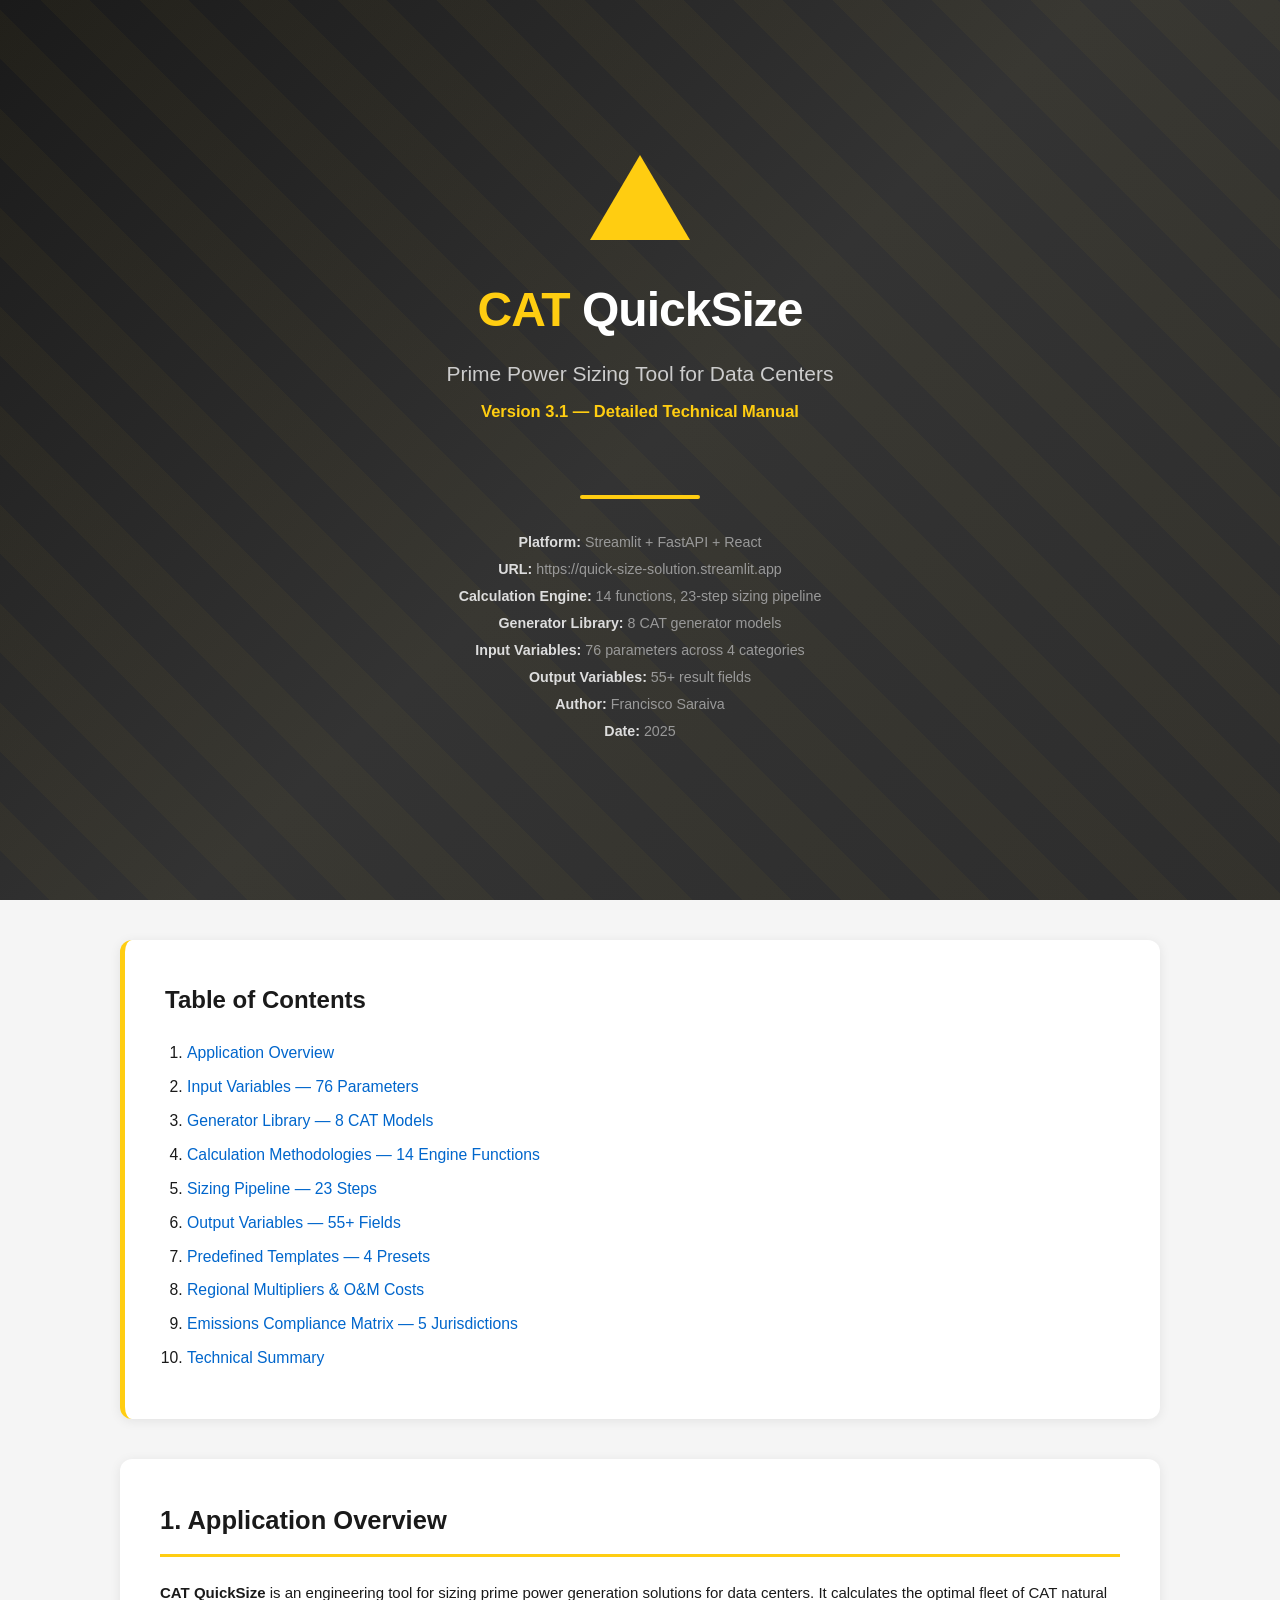
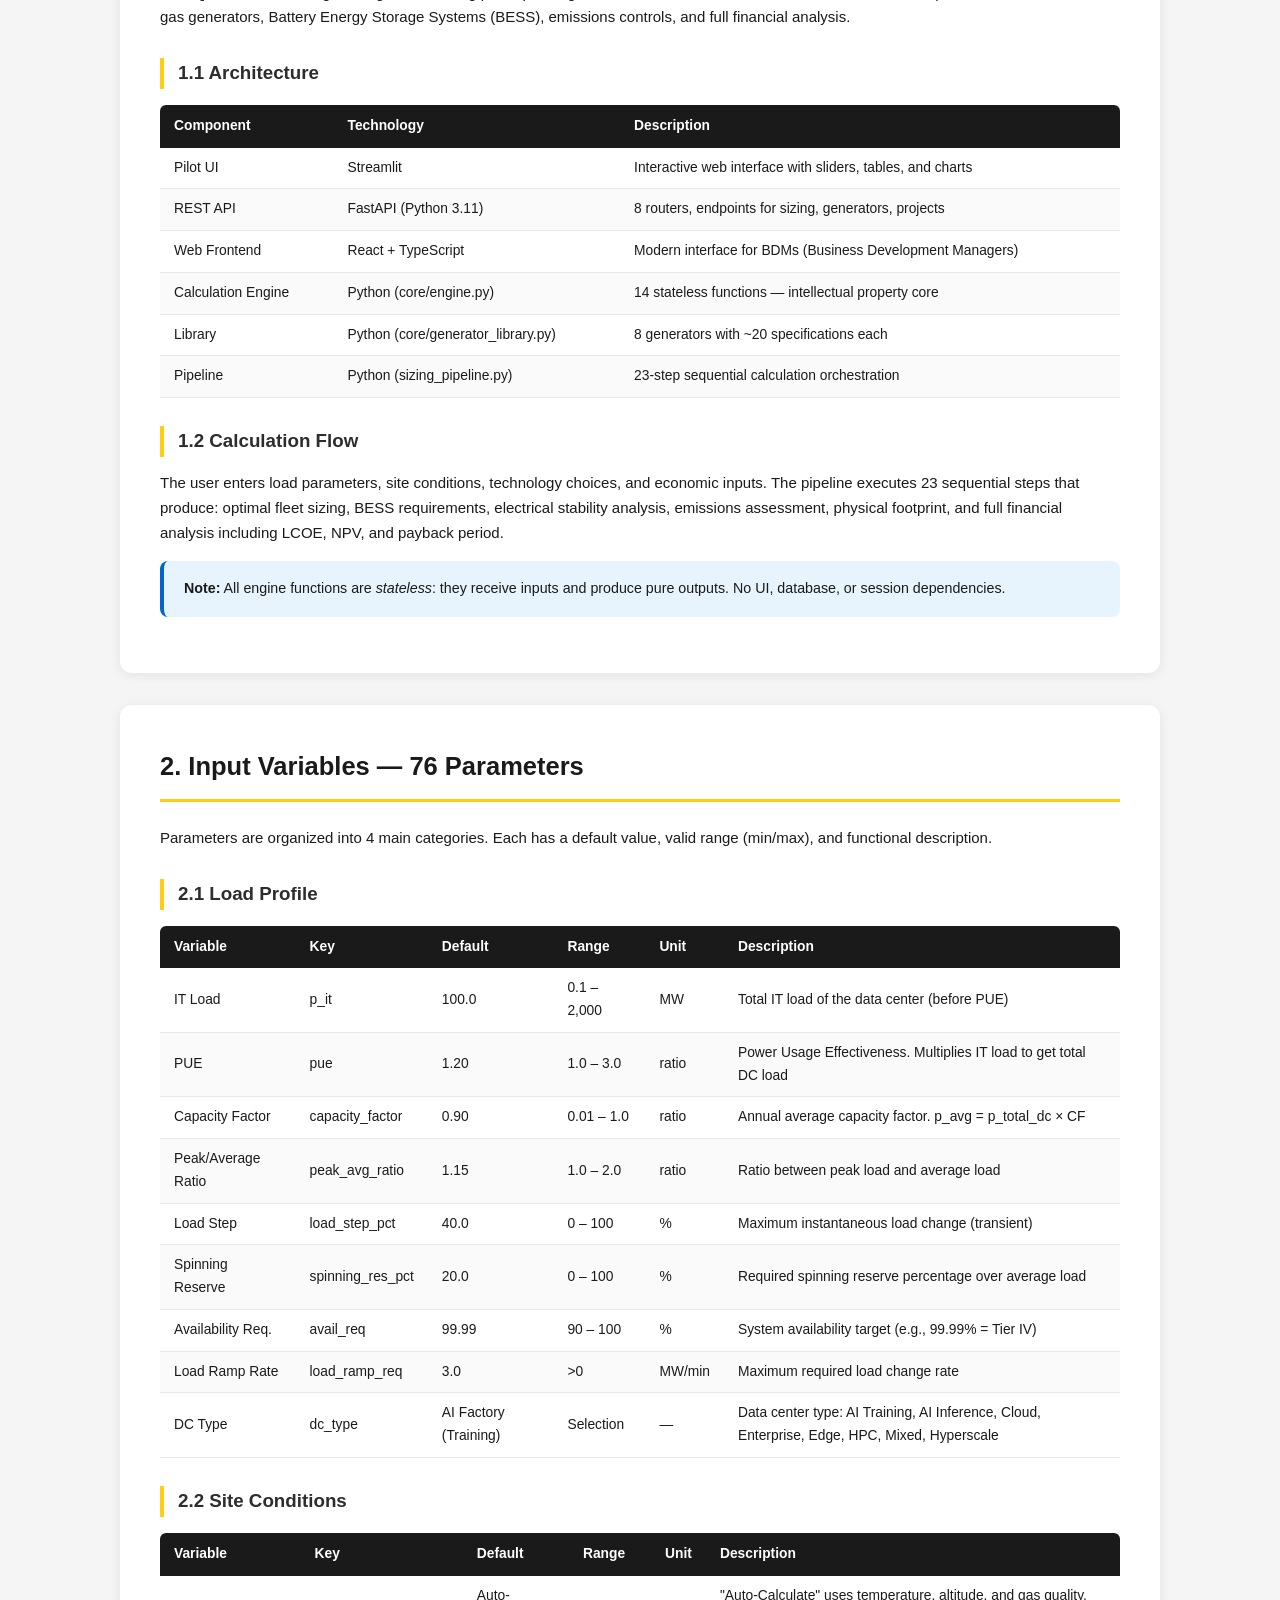
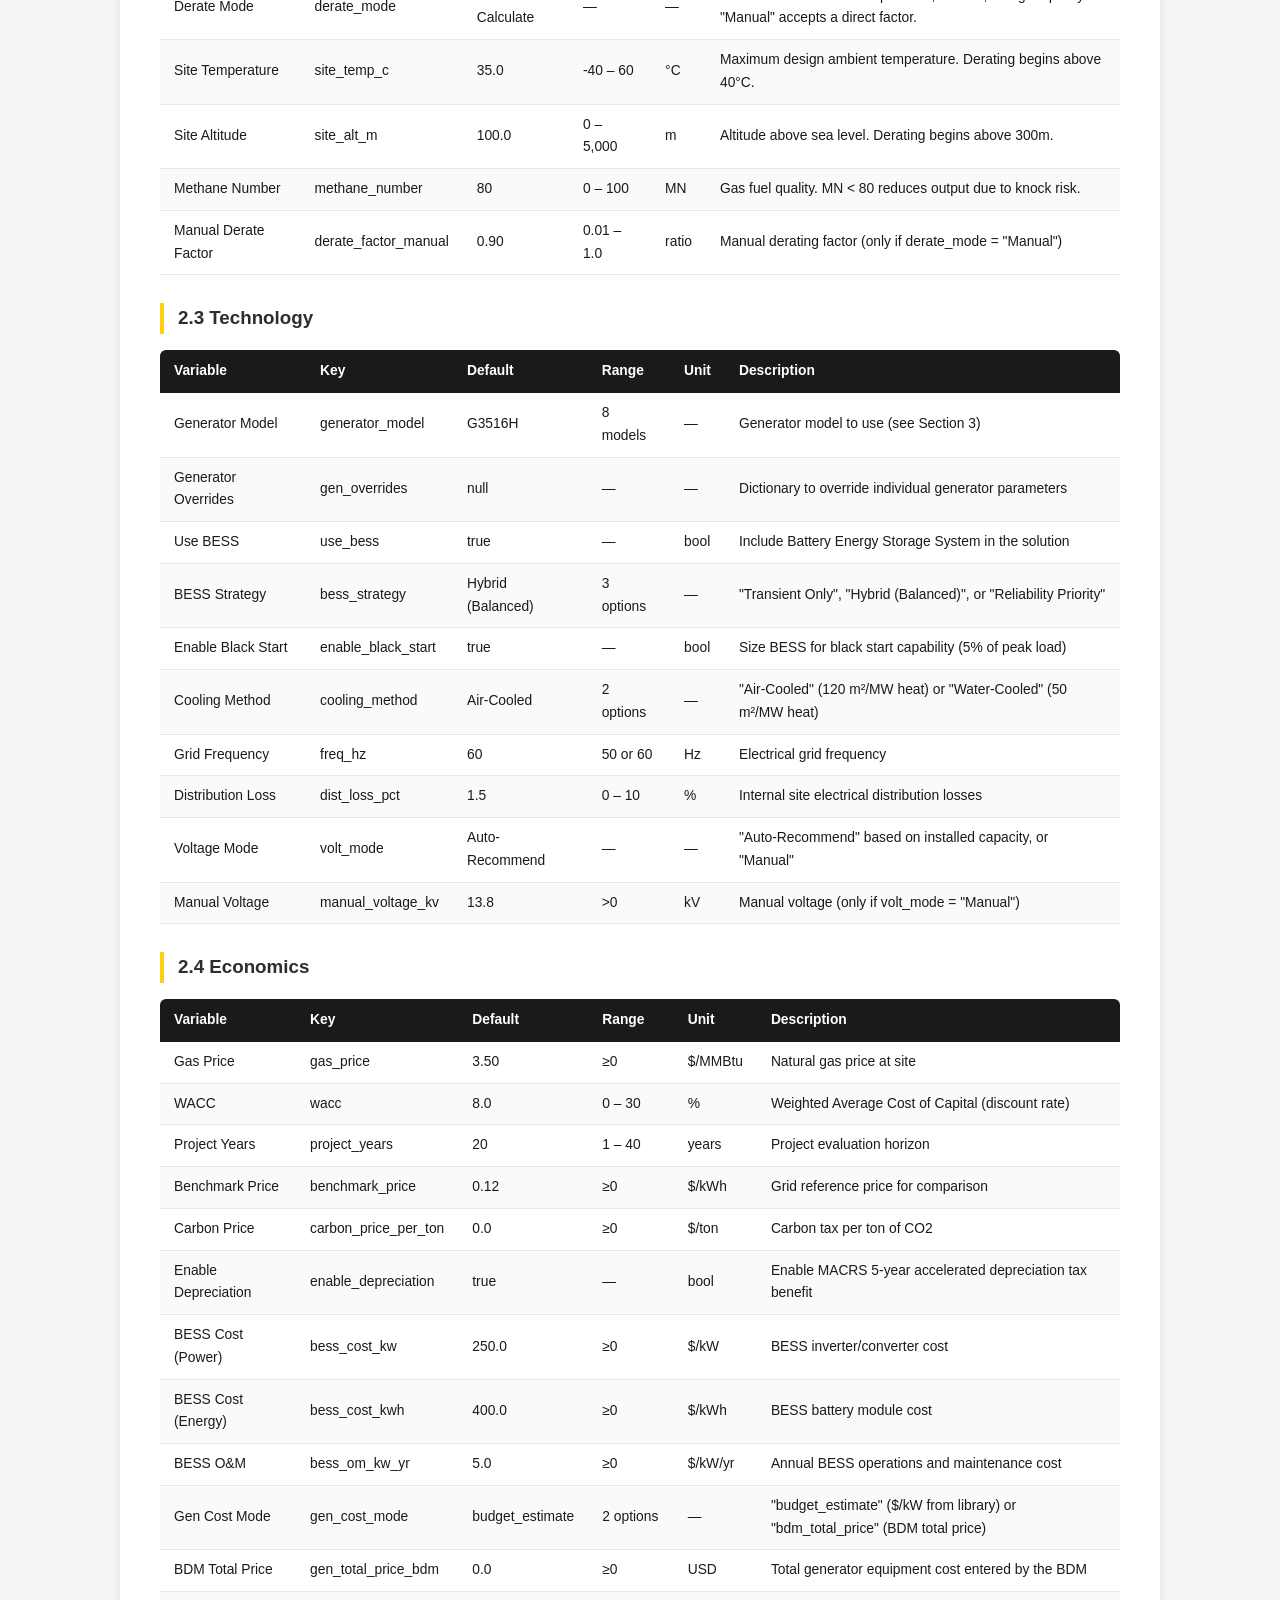
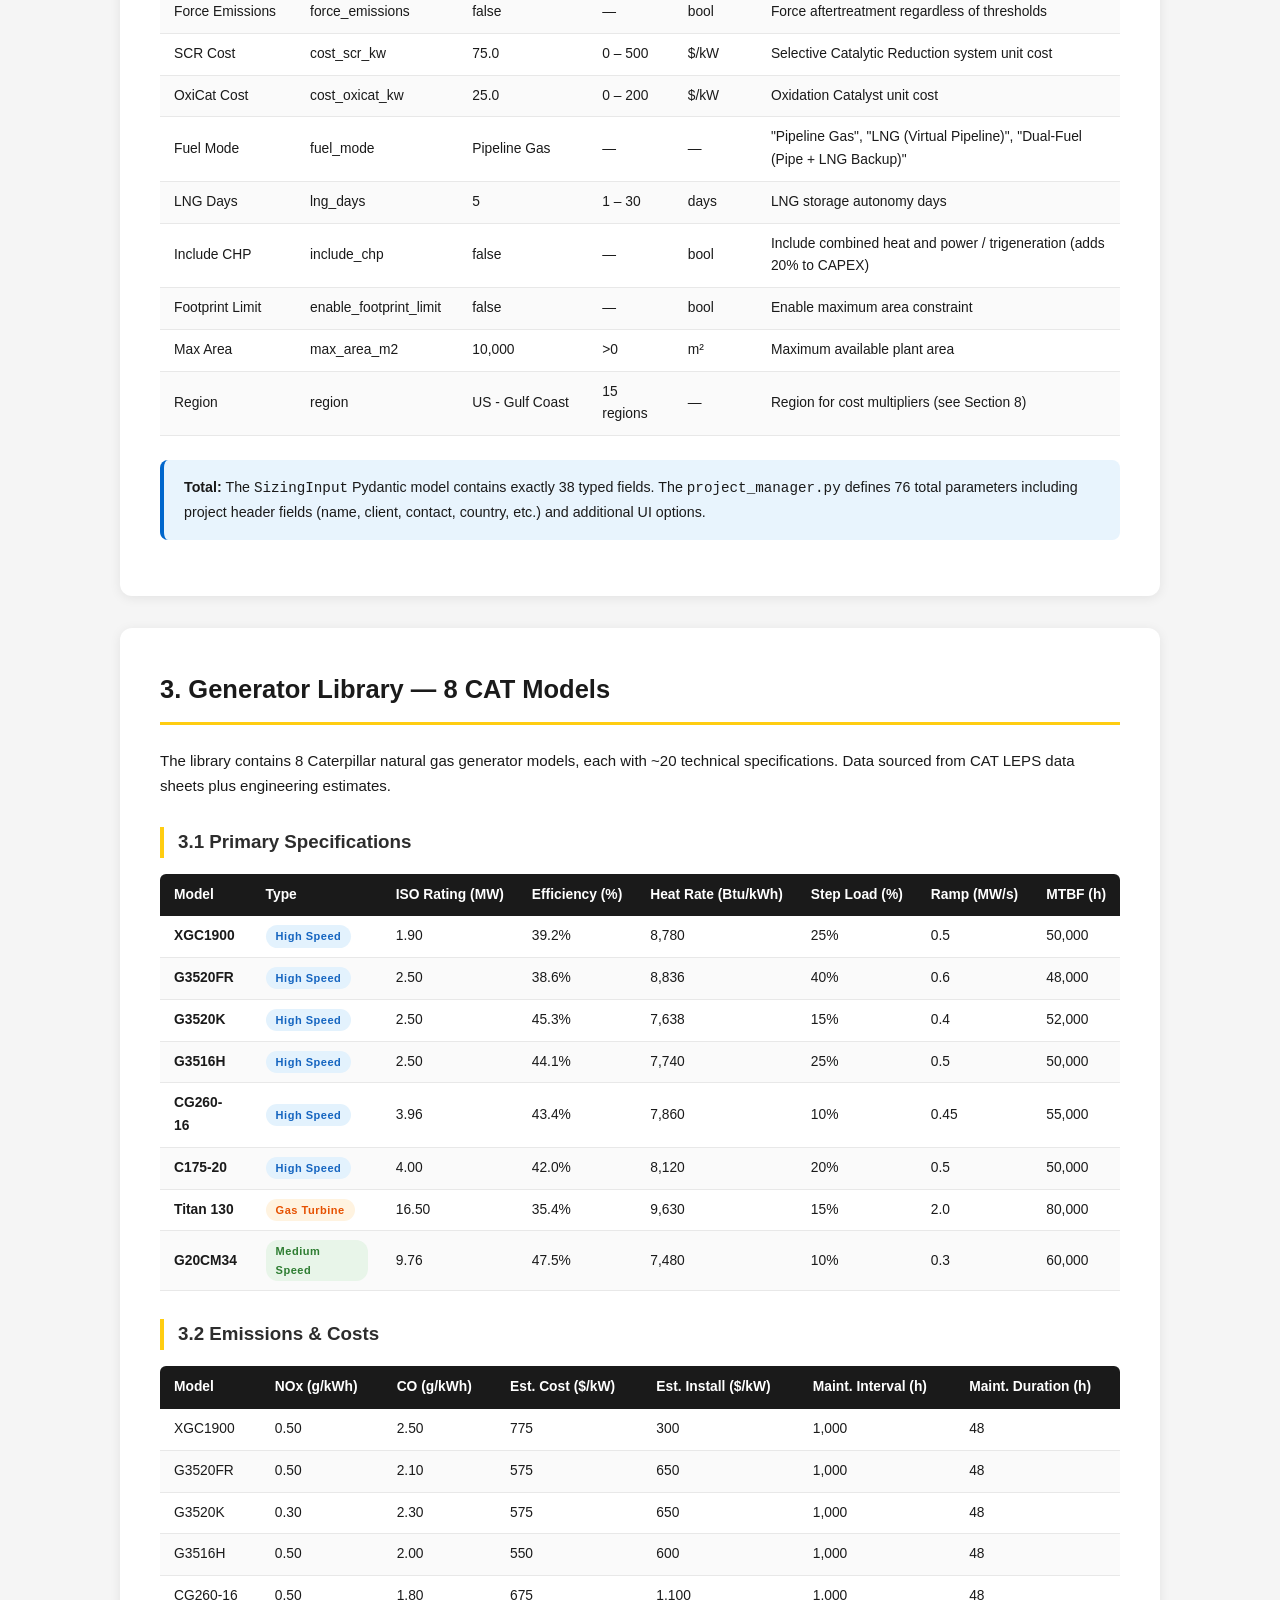
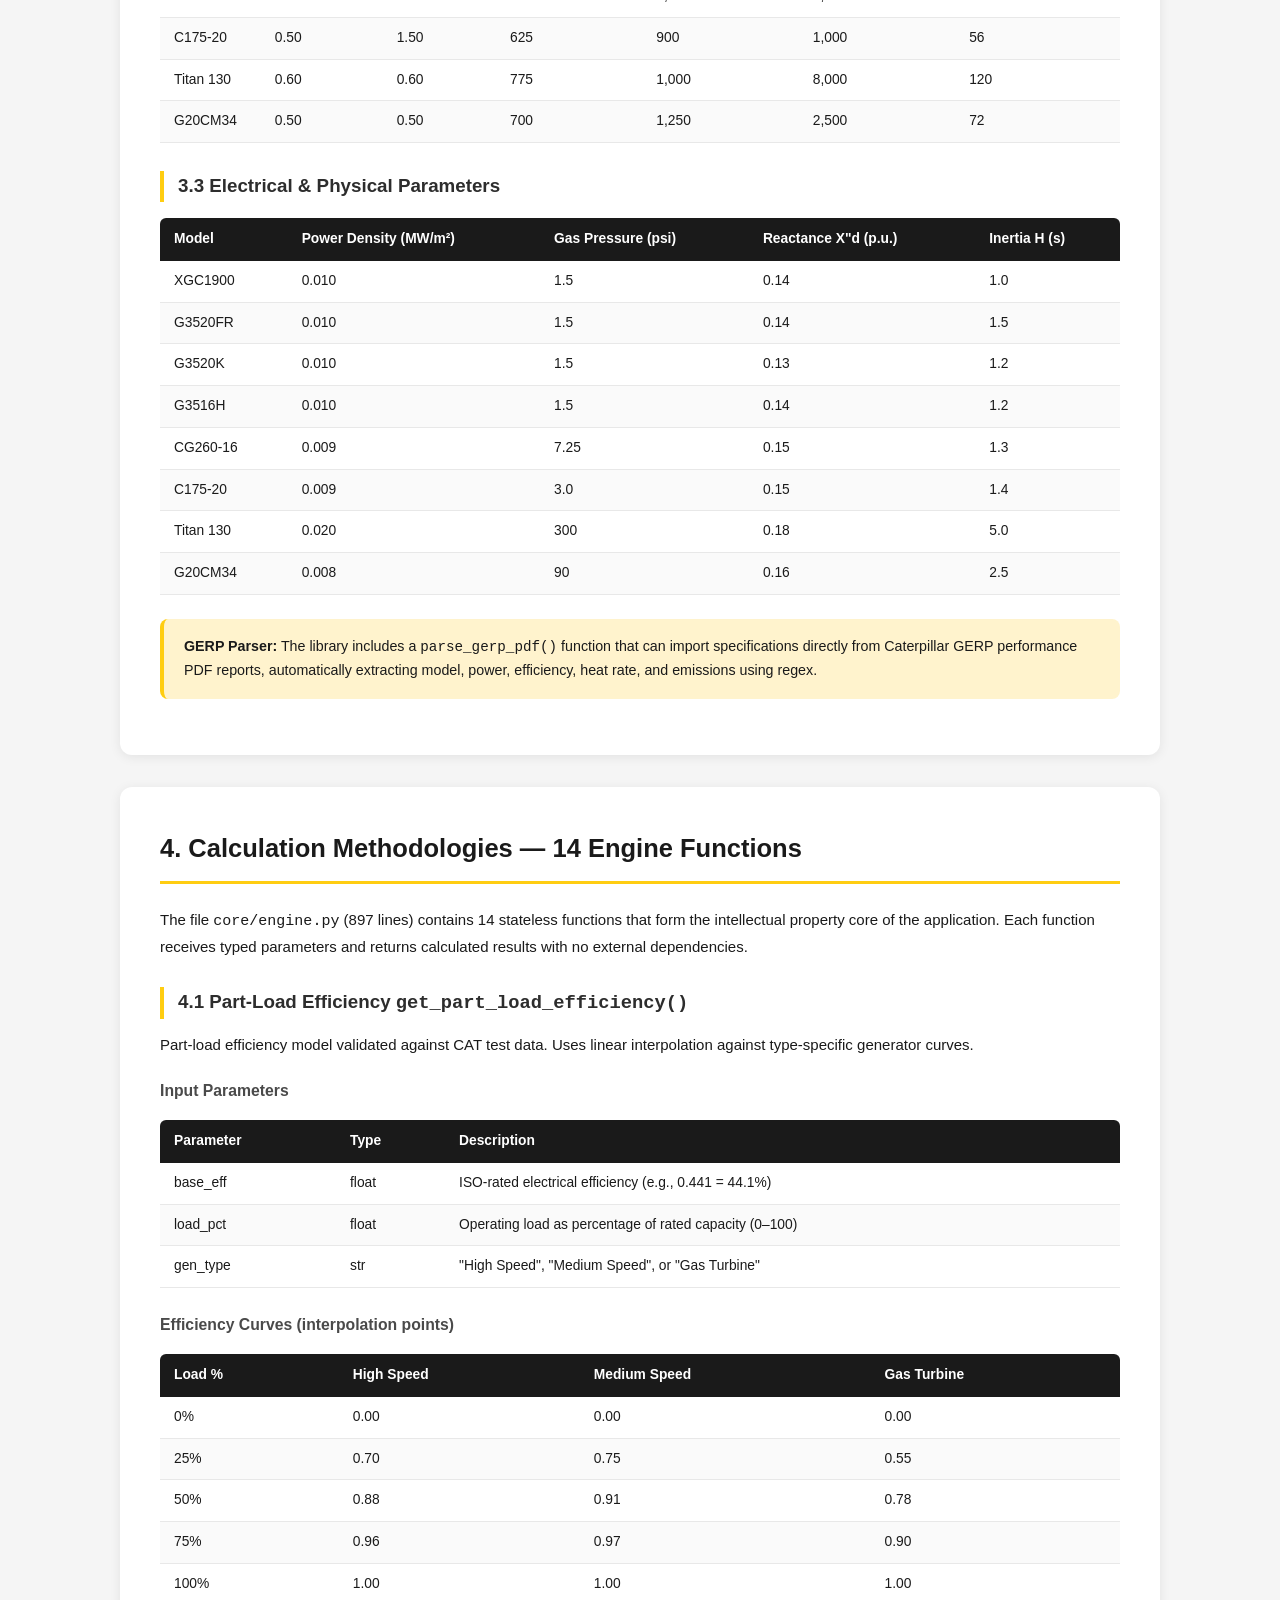
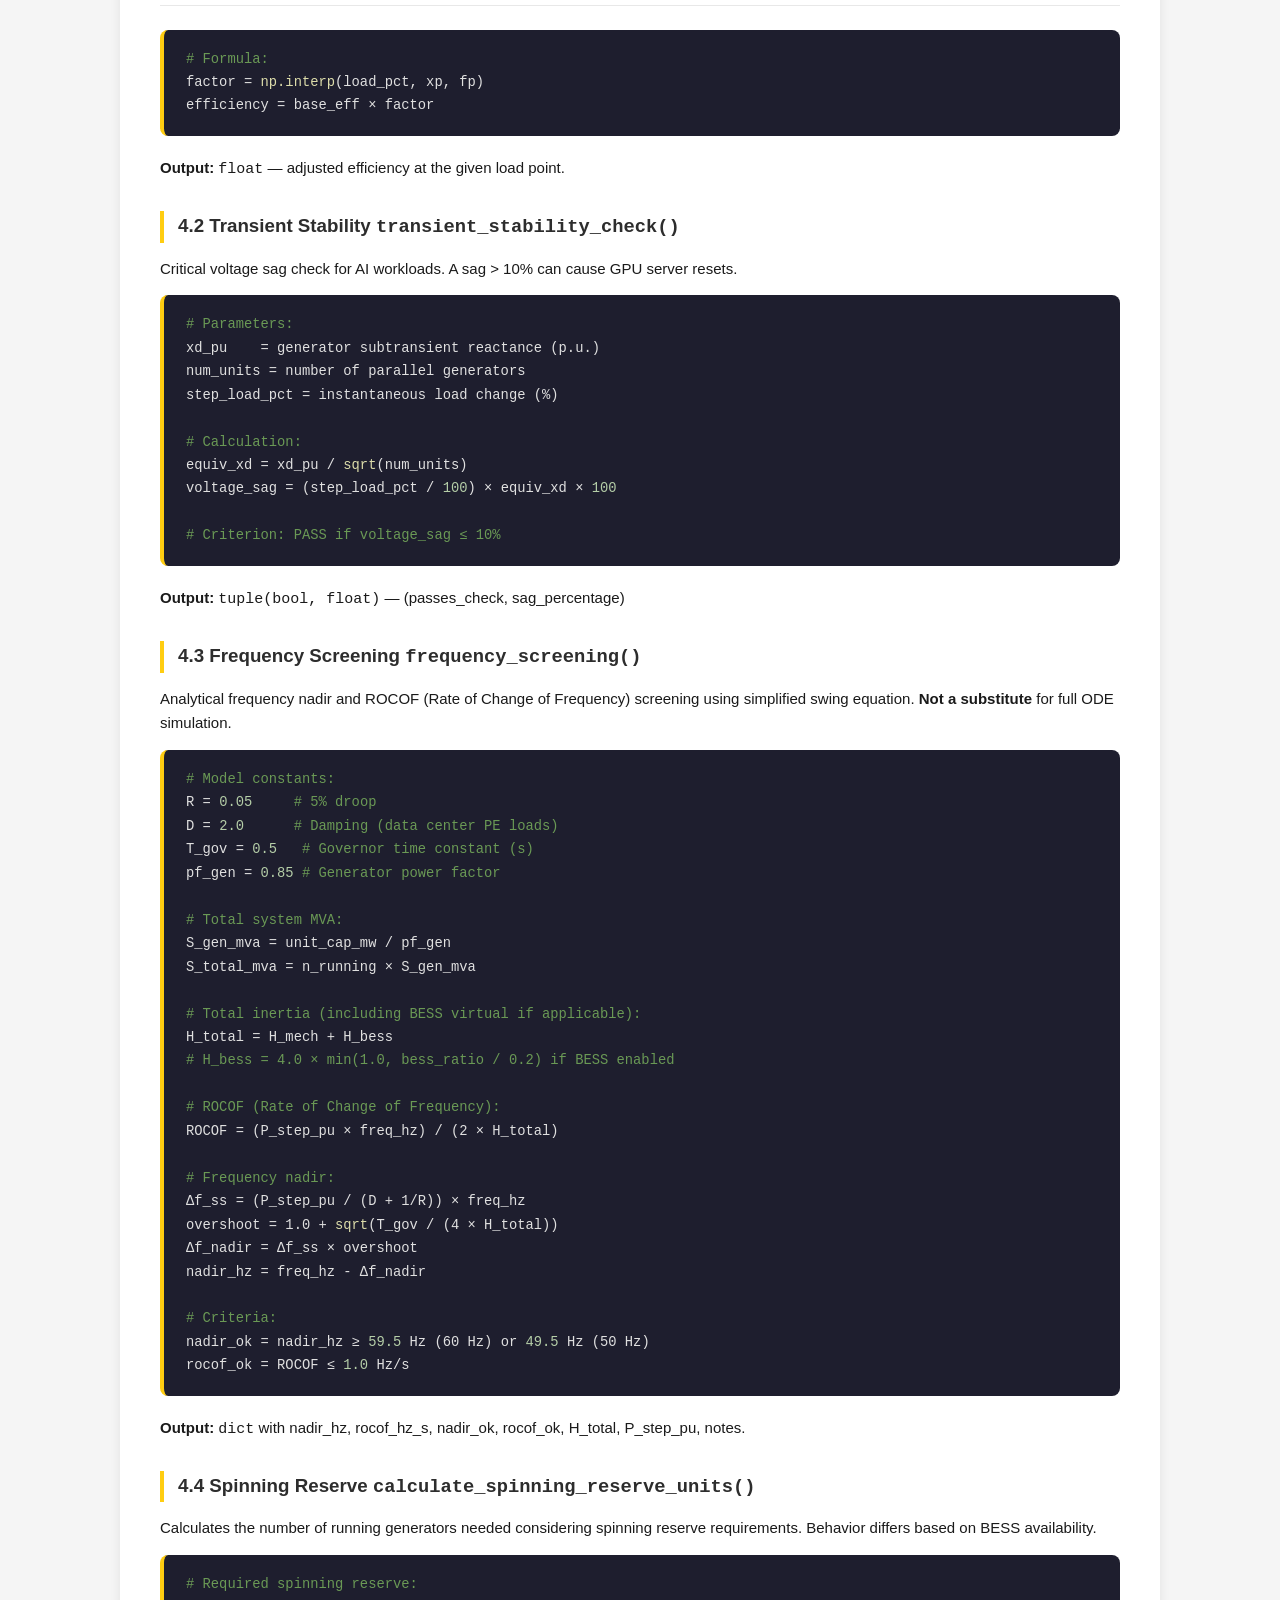
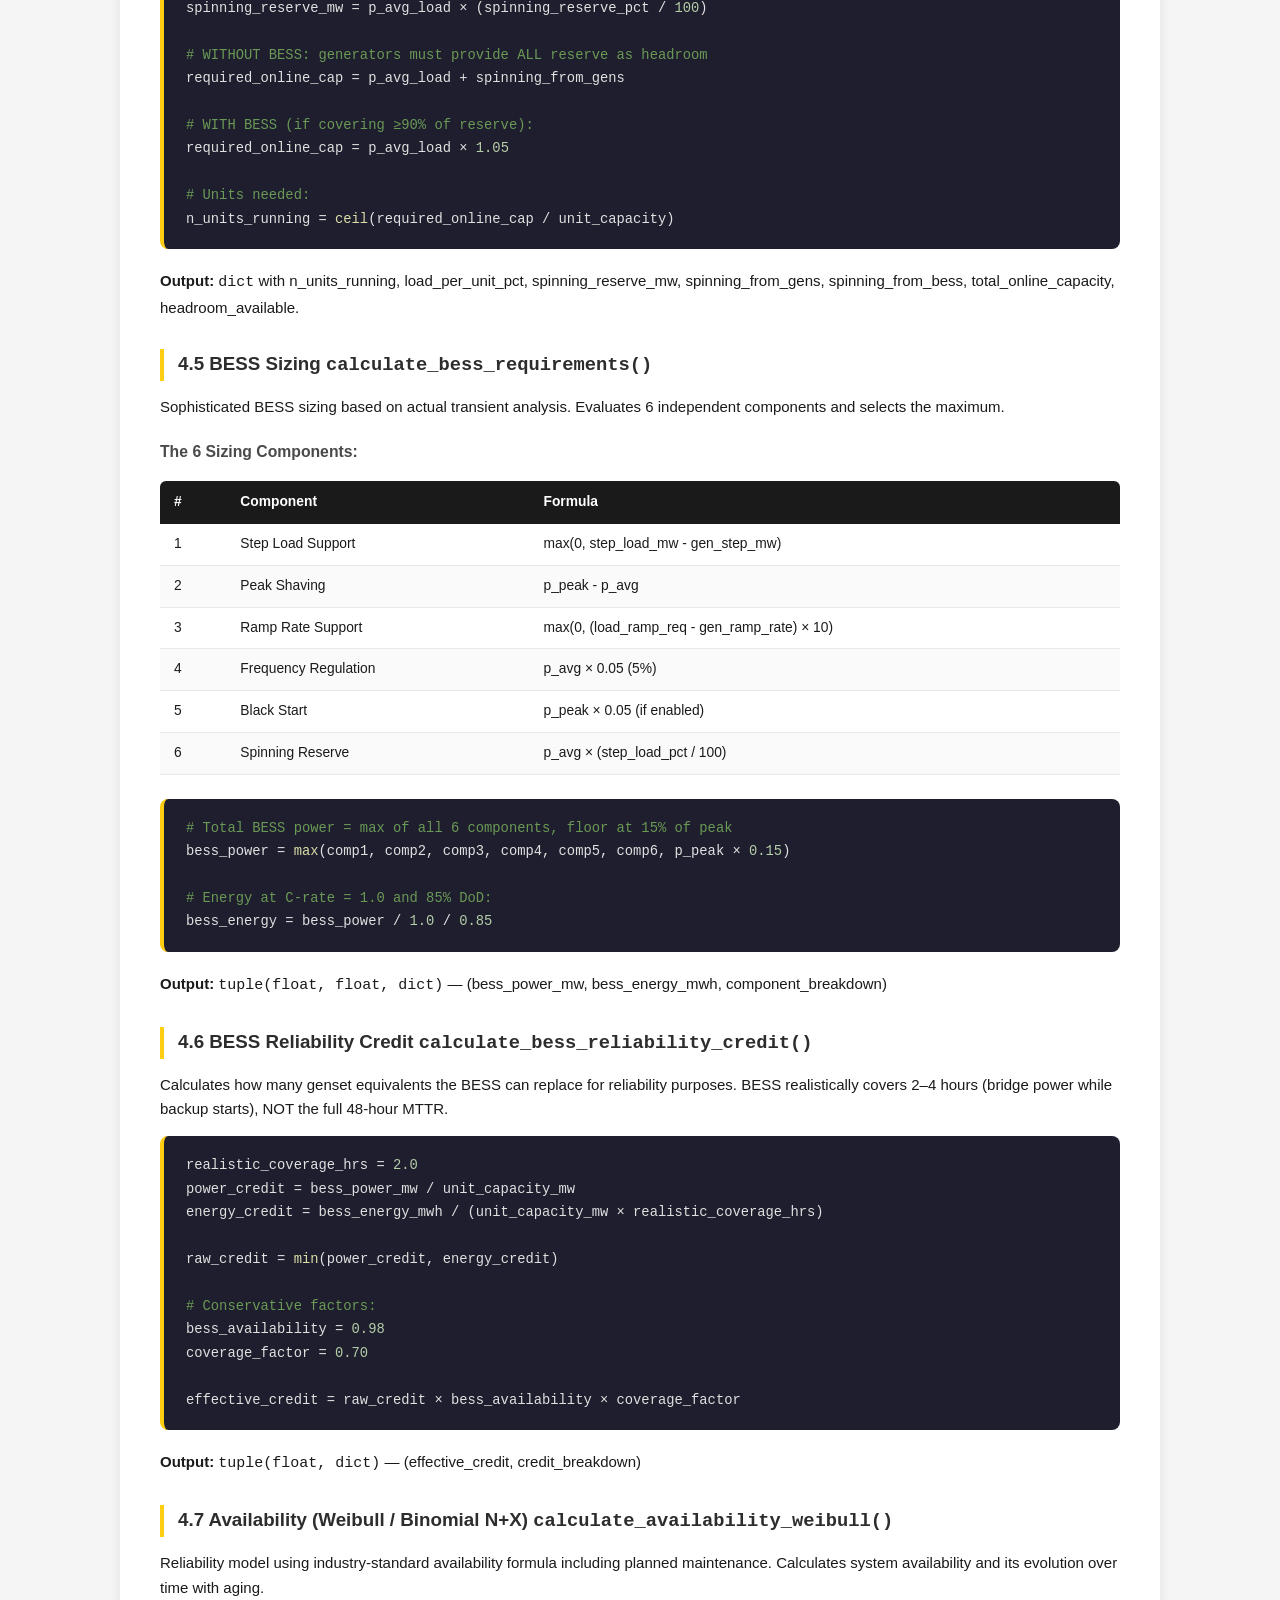
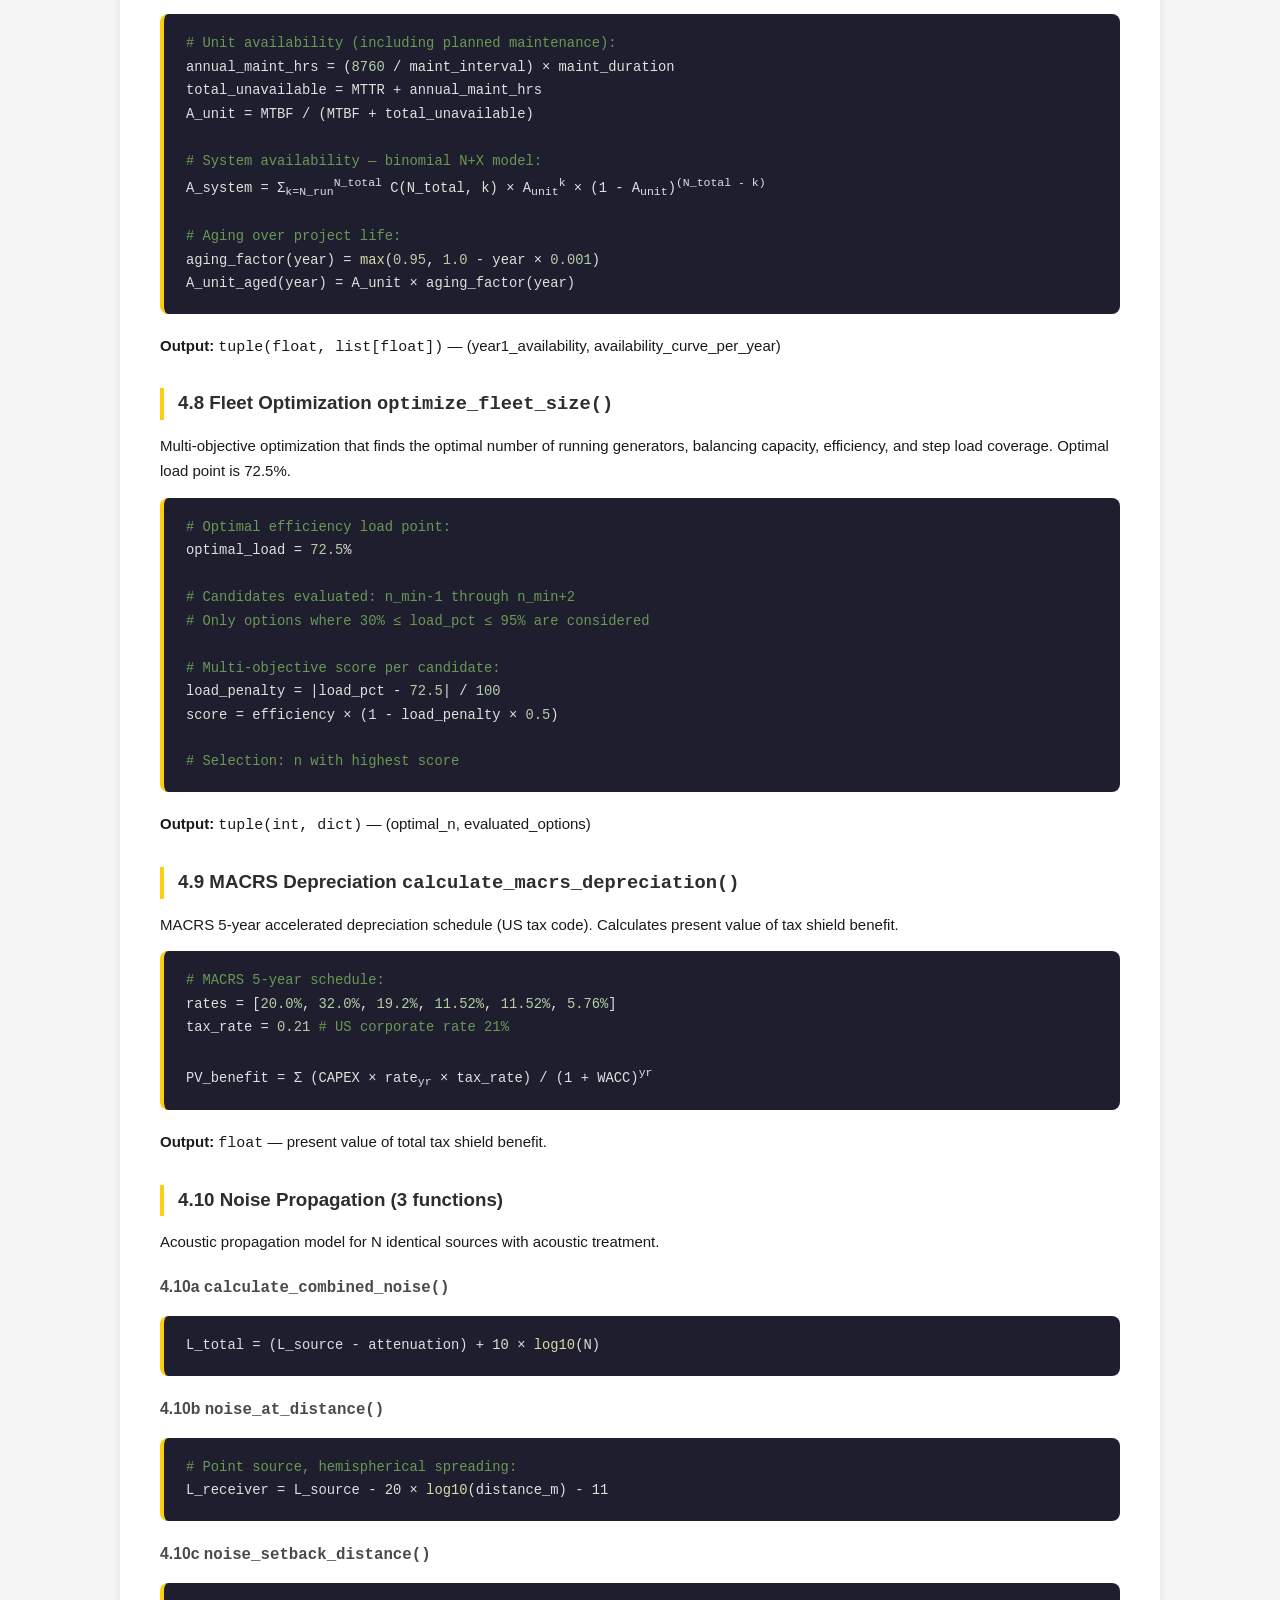
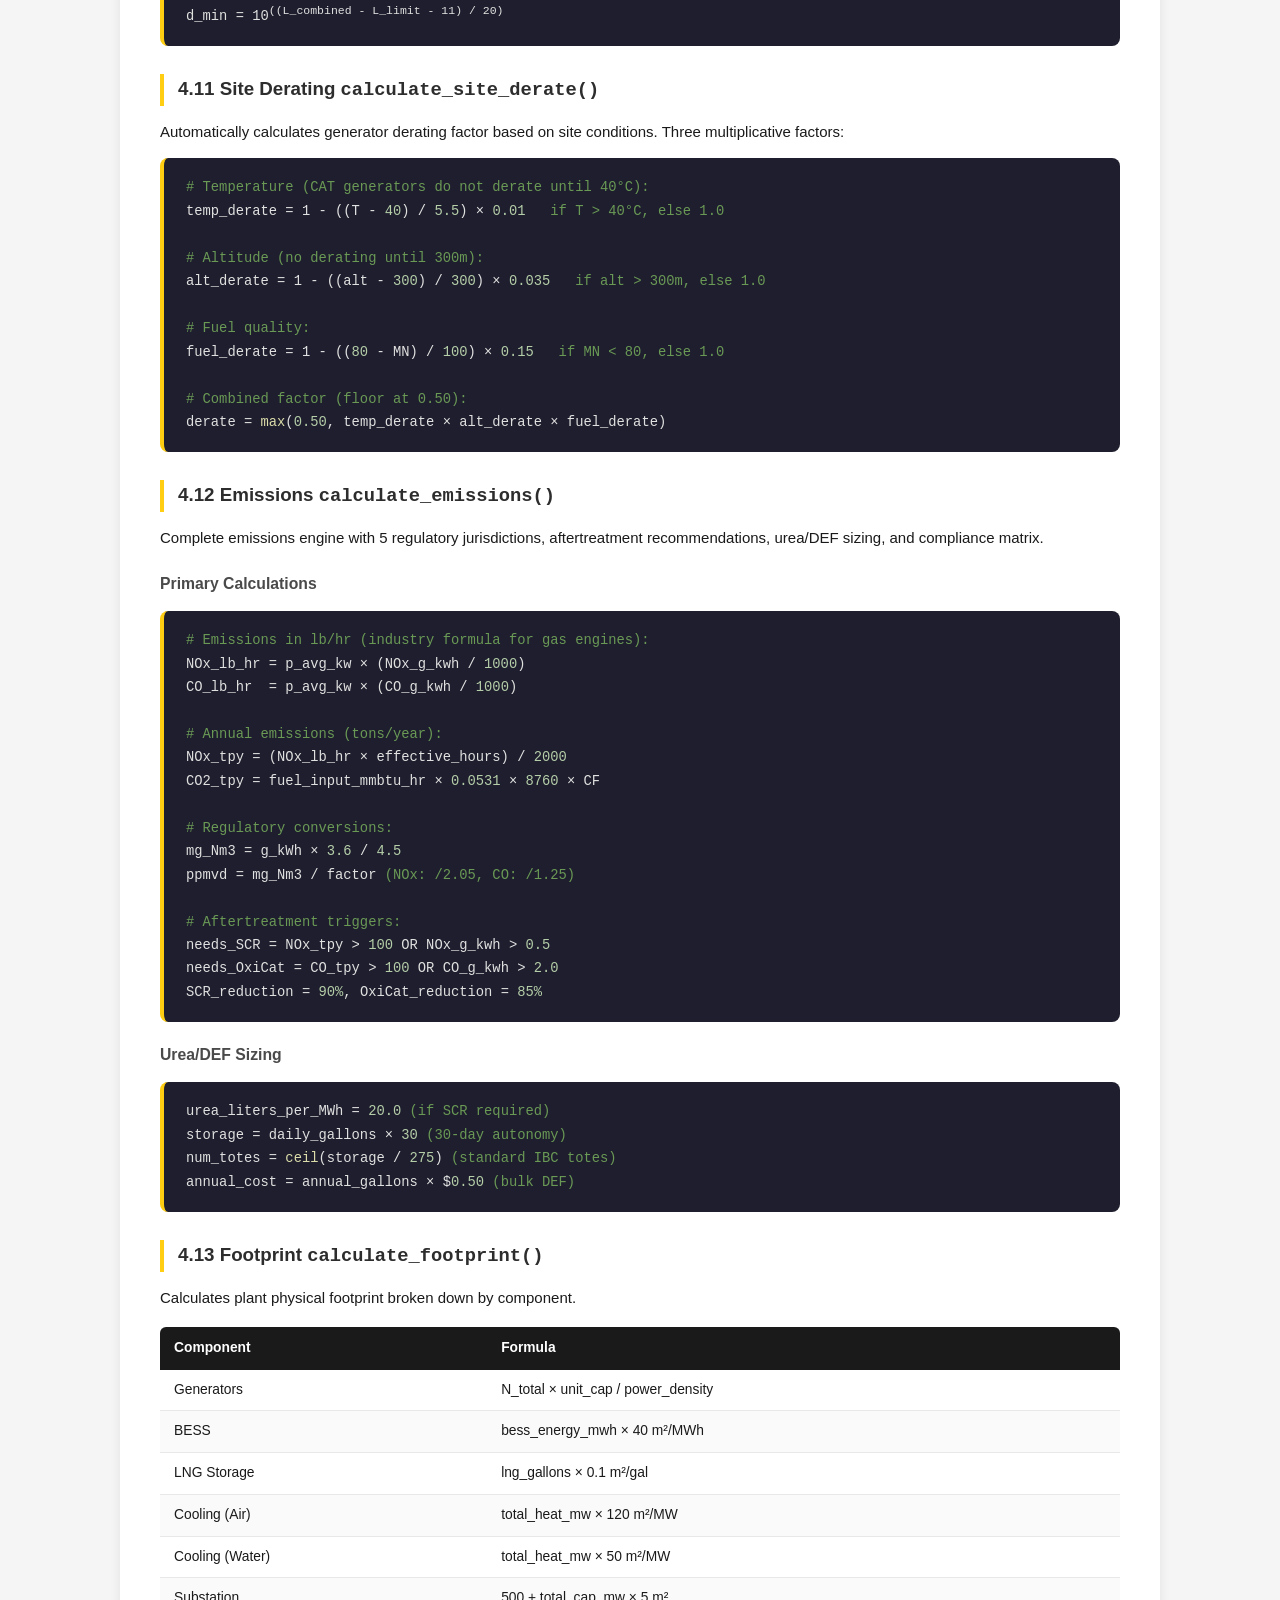
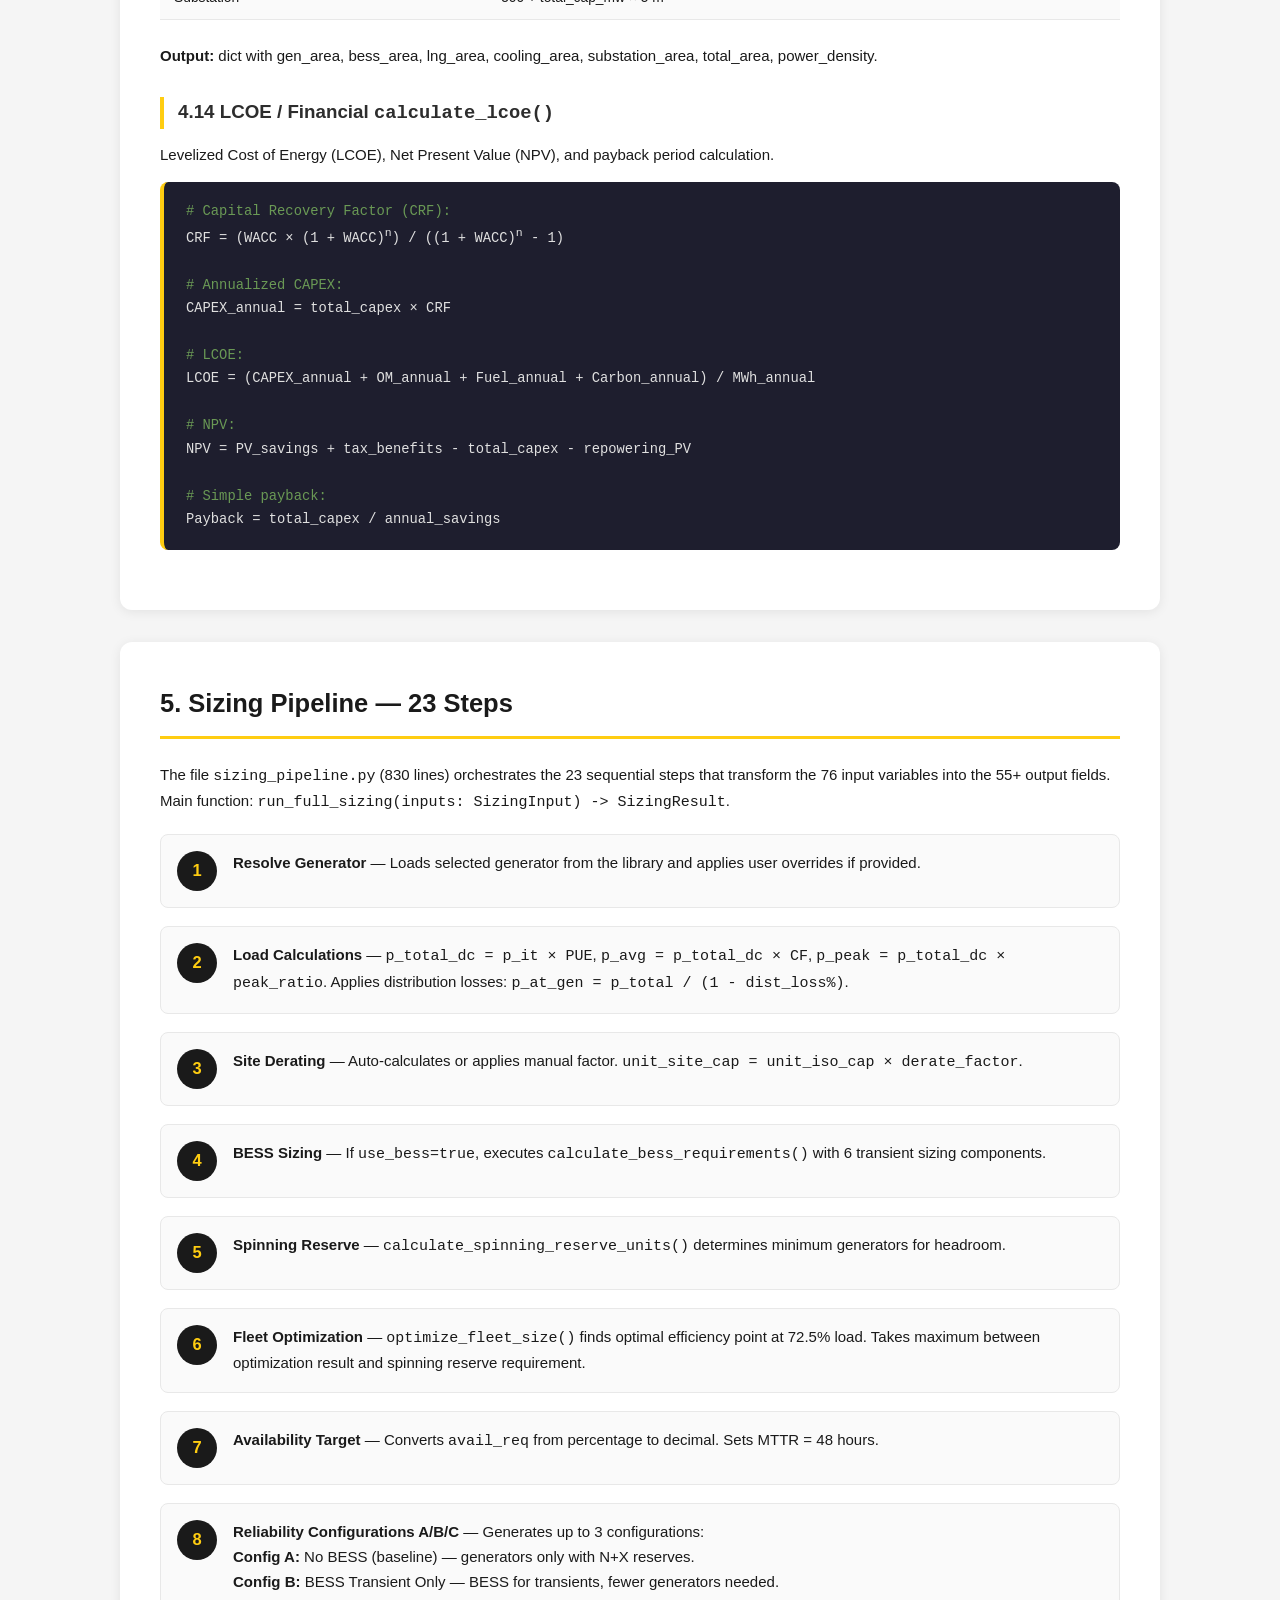
<file: docs/CAT_QuickSize_Technical_Manual_EN.html>
<!DOCTYPE html>
<html lang="en">
<head>
<meta charset="UTF-8">
<meta name="viewport" content="width=device-width, initial-scale=1.0">
<title>CAT QuickSize v3.1 — Detailed Technical Manual</title>
<style>
  /* ── Reset & Base ── */
  *, *::before, *::after { box-sizing: border-box; margin: 0; padding: 0; }
  html { scroll-behavior: smooth; }
  body {
    font-family: 'Segoe UI', 'Helvetica Neue', Arial, sans-serif;
    font-size: 15px; line-height: 1.65; color: #1a1a1a;
    background: #f5f5f5; padding: 0;
  }

  /* ── CAT Brand Colors ── */
  :root {
    --cat-yellow: #FFCD11;
    --cat-black: #1A1A1A;
    --cat-dark: #2D2D2D;
    --cat-gray: #4A4A4A;
    --cat-light: #F5F5F5;
    --cat-blue: #0066CC;
    --cat-green: #28A745;
    --cat-red: #DC3545;
    --cat-orange: #FD7E14;
    --accent: #FFCD11;
    --section-bg: #FFFFFF;
  }

  /* ── Cover Page ── */
  .cover {
    background: linear-gradient(135deg, var(--cat-black) 0%, #333 50%, var(--cat-dark) 100%);
    color: #fff; min-height: 100vh;
    display: flex; flex-direction: column; align-items: center; justify-content: center;
    text-align: center; padding: 60px 40px; position: relative; overflow: hidden;
  }
  .cover::before {
    content: ''; position: absolute; top: 0; left: 0; right: 0; bottom: 0;
    background: repeating-linear-gradient(45deg, transparent, transparent 35px, rgba(255,205,17,0.03) 35px, rgba(255,205,17,0.03) 70px);
  }
  .cover * { position: relative; z-index: 1; }
  .cover .cat-triangle {
    width: 0; height: 0; border-left: 50px solid transparent; border-right: 50px solid transparent;
    border-bottom: 85px solid var(--cat-yellow); margin-bottom: 30px;
  }
  .cover h1 { font-size: 3.2em; font-weight: 800; letter-spacing: -1px; margin-bottom: 8px; }
  .cover h1 span { color: var(--cat-yellow); }
  .cover .subtitle { font-size: 1.4em; color: #ccc; margin-bottom: 6px; }
  .cover .version { font-size: 1.1em; color: var(--cat-yellow); font-weight: 600; margin-bottom: 40px; }
  .cover .meta { font-size: 0.95em; color: #999; line-height: 1.9; }
  .cover .meta strong { color: #ddd; }
  .cover .divider { width: 120px; height: 4px; background: var(--cat-yellow); margin: 30px auto; border-radius: 2px; }

  /* ── Main Content ── */
  .content { max-width: 1100px; margin: 0 auto; padding: 40px 30px 80px; }

  /* ── Table of Contents ── */
  .toc {
    background: var(--section-bg); border-radius: 12px; padding: 40px;
    margin-bottom: 40px; box-shadow: 0 2px 12px rgba(0,0,0,0.08);
    border-left: 5px solid var(--cat-yellow);
  }
  .toc h2 { font-size: 1.6em; color: var(--cat-black); margin-bottom: 20px; }
  .toc ol { padding-left: 22px; }
  .toc li { margin-bottom: 8px; font-size: 1.05em; }
  .toc a { color: var(--cat-blue); text-decoration: none; }
  .toc a:hover { text-decoration: underline; }

  /* ── Sections ── */
  .section {
    background: var(--section-bg); border-radius: 12px; padding: 40px;
    margin-bottom: 32px; box-shadow: 0 2px 12px rgba(0,0,0,0.08);
  }
  .section h2 {
    font-size: 1.7em; color: var(--cat-black); margin-bottom: 24px;
    padding-bottom: 12px; border-bottom: 3px solid var(--cat-yellow);
  }
  .section h3 {
    font-size: 1.25em; color: var(--cat-dark); margin: 28px 0 14px;
    padding-left: 14px; border-left: 4px solid var(--cat-yellow);
  }
  .section h4 {
    font-size: 1.05em; color: var(--cat-gray); margin: 20px 0 10px; font-weight: 700;
  }
  .section p { margin-bottom: 14px; }

  /* ── Tables ── */
  table {
    width: 100%; border-collapse: collapse; margin: 16px 0 24px;
    font-size: 0.92em;
  }
  thead th {
    background: var(--cat-black); color: #fff; padding: 10px 14px;
    text-align: left; font-weight: 600; white-space: nowrap;
  }
  thead th:first-child { border-radius: 6px 0 0 0; }
  thead th:last-child { border-radius: 0 6px 0 0; }
  tbody td { padding: 9px 14px; border-bottom: 1px solid #e8e8e8; }
  tbody tr:nth-child(even) { background: #fafafa; }
  tbody tr:hover { background: #fff8d6; }

  /* ── Code / Formula blocks ── */
  .formula-block {
    background: #1e1e2e; color: #e0e0e0; padding: 18px 22px;
    border-radius: 8px; margin: 14px 0 20px; font-family: 'Consolas', 'Fira Code', monospace;
    font-size: 0.92em; line-height: 1.7; overflow-x: auto;
    border-left: 4px solid var(--cat-yellow);
  }
  .formula-block .comment { color: #6a9955; }
  .formula-block .keyword { color: #569cd6; }
  .formula-block .number { color: #b5cea8; }
  .formula-block .string { color: #ce9178; }
  .formula-block .func { color: #dcdcaa; }

  /* ── Info boxes ── */
  .info-box {
    padding: 16px 20px; border-radius: 8px; margin: 16px 0;
    font-size: 0.95em;
  }
  .info-box.note { background: #e8f4fd; border-left: 4px solid var(--cat-blue); }
  .info-box.warn { background: #fff3cd; border-left: 4px solid var(--cat-yellow); }
  .info-box.critical { background: #f8d7da; border-left: 4px solid var(--cat-red); }
  .info-box.success { background: #d4edda; border-left: 4px solid var(--cat-green); }

  /* ── Tags / Badges ── */
  .badge {
    display: inline-block; padding: 2px 10px; border-radius: 12px;
    font-size: 0.8em; font-weight: 600; letter-spacing: 0.5px;
  }
  .badge.hs { background: #e3f2fd; color: #1565c0; }
  .badge.ms { background: #e8f5e9; color: #2e7d32; }
  .badge.gt { background: #fff3e0; color: #e65100; }

  /* ── Pipeline Steps ── */
  .pipeline-step {
    display: flex; align-items: flex-start; gap: 16px;
    margin: 18px 0; padding: 16px;
    background: #fafafa; border-radius: 8px; border: 1px solid #e8e8e8;
  }
  .pipeline-step .step-num {
    flex-shrink: 0; width: 40px; height: 40px; border-radius: 50%;
    background: var(--cat-black); color: var(--cat-yellow);
    display: flex; align-items: center; justify-content: center;
    font-weight: 800; font-size: 1.1em;
  }
  .pipeline-step .step-content { flex: 1; }
  .pipeline-step .step-content strong { color: var(--cat-black); }

  /* ── Print ── */
  @media print {
    .cover { min-height: auto; padding: 40px; page-break-after: always; }
    .section { page-break-inside: avoid; box-shadow: none; border: 1px solid #ddd; }
    body { background: #fff; }
  }

  /* ── Responsive ── */
  @media (max-width: 768px) {
    .content { padding: 16px; }
    .section { padding: 20px; }
    .cover h1 { font-size: 2em; }
    table { font-size: 0.82em; }
  }
</style>
</head>
<body>

<!-- ════════════════════════════════════════════════ -->
<!-- COVER PAGE                                       -->
<!-- ════════════════════════════════════════════════ -->
<div class="cover">
  <div class="cat-triangle"></div>
  <h1><span>CAT</span> QuickSize</h1>
  <div class="subtitle">Prime Power Sizing Tool for Data Centers</div>
  <div class="version">Version 3.1 — Detailed Technical Manual</div>
  <div class="divider"></div>
  <div class="meta">
    <strong>Platform:</strong> Streamlit + FastAPI + React<br>
    <strong>URL:</strong> https://quick-size-solution.streamlit.app<br>
    <strong>Calculation Engine:</strong> 14 functions, 23-step sizing pipeline<br>
    <strong>Generator Library:</strong> 8 CAT generator models<br>
    <strong>Input Variables:</strong> 76 parameters across 4 categories<br>
    <strong>Output Variables:</strong> 55+ result fields<br>
    <strong>Author:</strong> Francisco Saraiva<br>
    <strong>Date:</strong> 2025
  </div>
</div>

<!-- ════════════════════════════════════════════════ -->
<!-- TABLE OF CONTENTS                                -->
<!-- ════════════════════════════════════════════════ -->
<div class="content">

<div class="toc">
  <h2>Table of Contents</h2>
  <ol>
    <li><a href="#sec1">Application Overview</a></li>
    <li><a href="#sec2">Input Variables — 76 Parameters</a></li>
    <li><a href="#sec3">Generator Library — 8 CAT Models</a></li>
    <li><a href="#sec4">Calculation Methodologies — 14 Engine Functions</a></li>
    <li><a href="#sec5">Sizing Pipeline — 23 Steps</a></li>
    <li><a href="#sec6">Output Variables — 55+ Fields</a></li>
    <li><a href="#sec7">Predefined Templates — 4 Presets</a></li>
    <li><a href="#sec8">Regional Multipliers &amp; O&amp;M Costs</a></li>
    <li><a href="#sec9">Emissions Compliance Matrix — 5 Jurisdictions</a></li>
    <li><a href="#sec10">Technical Summary</a></li>
  </ol>
</div>

<!-- ════════════════════════════════════════════════ -->
<!-- SECTION 1: APPLICATION OVERVIEW                  -->
<!-- ════════════════════════════════════════════════ -->
<div class="section" id="sec1">
  <h2>1. Application Overview</h2>

  <p><strong>CAT QuickSize</strong> is an engineering tool for sizing prime power generation solutions for data centers. It calculates the optimal fleet of CAT natural gas generators, Battery Energy Storage Systems (BESS), emissions controls, and full financial analysis.</p>

  <h3>1.1 Architecture</h3>
  <table>
    <thead><tr><th>Component</th><th>Technology</th><th>Description</th></tr></thead>
    <tbody>
      <tr><td>Pilot UI</td><td>Streamlit</td><td>Interactive web interface with sliders, tables, and charts</td></tr>
      <tr><td>REST API</td><td>FastAPI (Python 3.11)</td><td>8 routers, endpoints for sizing, generators, projects</td></tr>
      <tr><td>Web Frontend</td><td>React + TypeScript</td><td>Modern interface for BDMs (Business Development Managers)</td></tr>
      <tr><td>Calculation Engine</td><td>Python (core/engine.py)</td><td>14 stateless functions — intellectual property core</td></tr>
      <tr><td>Library</td><td>Python (core/generator_library.py)</td><td>8 generators with ~20 specifications each</td></tr>
      <tr><td>Pipeline</td><td>Python (sizing_pipeline.py)</td><td>23-step sequential calculation orchestration</td></tr>
    </tbody>
  </table>

  <h3>1.2 Calculation Flow</h3>
  <p>The user enters load parameters, site conditions, technology choices, and economic inputs. The pipeline executes 23 sequential steps that produce: optimal fleet sizing, BESS requirements, electrical stability analysis, emissions assessment, physical footprint, and full financial analysis including LCOE, NPV, and payback period.</p>

  <div class="info-box note">
    <strong>Note:</strong> All engine functions are <em>stateless</em>: they receive inputs and produce pure outputs. No UI, database, or session dependencies.
  </div>
</div>

<!-- ════════════════════════════════════════════════ -->
<!-- SECTION 2: INPUT VARIABLES                       -->
<!-- ════════════════════════════════════════════════ -->
<div class="section" id="sec2">
  <h2>2. Input Variables — 76 Parameters</h2>

  <p>Parameters are organized into 4 main categories. Each has a default value, valid range (min/max), and functional description.</p>

  <!-- 2.1 Load Profile -->
  <h3>2.1 Load Profile</h3>
  <table>
    <thead><tr><th>Variable</th><th>Key</th><th>Default</th><th>Range</th><th>Unit</th><th>Description</th></tr></thead>
    <tbody>
      <tr><td>IT Load</td><td>p_it</td><td>100.0</td><td>0.1 – 2,000</td><td>MW</td><td>Total IT load of the data center (before PUE)</td></tr>
      <tr><td>PUE</td><td>pue</td><td>1.20</td><td>1.0 – 3.0</td><td>ratio</td><td>Power Usage Effectiveness. Multiplies IT load to get total DC load</td></tr>
      <tr><td>Capacity Factor</td><td>capacity_factor</td><td>0.90</td><td>0.01 – 1.0</td><td>ratio</td><td>Annual average capacity factor. p_avg = p_total_dc &times; CF</td></tr>
      <tr><td>Peak/Average Ratio</td><td>peak_avg_ratio</td><td>1.15</td><td>1.0 – 2.0</td><td>ratio</td><td>Ratio between peak load and average load</td></tr>
      <tr><td>Load Step</td><td>load_step_pct</td><td>40.0</td><td>0 – 100</td><td>%</td><td>Maximum instantaneous load change (transient)</td></tr>
      <tr><td>Spinning Reserve</td><td>spinning_res_pct</td><td>20.0</td><td>0 – 100</td><td>%</td><td>Required spinning reserve percentage over average load</td></tr>
      <tr><td>Availability Req.</td><td>avail_req</td><td>99.99</td><td>90 – 100</td><td>%</td><td>System availability target (e.g., 99.99% = Tier IV)</td></tr>
      <tr><td>Load Ramp Rate</td><td>load_ramp_req</td><td>3.0</td><td>&gt;0</td><td>MW/min</td><td>Maximum required load change rate</td></tr>
      <tr><td>DC Type</td><td>dc_type</td><td>AI Factory (Training)</td><td>Selection</td><td>—</td><td>Data center type: AI Training, AI Inference, Cloud, Enterprise, Edge, HPC, Mixed, Hyperscale</td></tr>
    </tbody>
  </table>

  <!-- 2.2 Site Conditions -->
  <h3>2.2 Site Conditions</h3>
  <table>
    <thead><tr><th>Variable</th><th>Key</th><th>Default</th><th>Range</th><th>Unit</th><th>Description</th></tr></thead>
    <tbody>
      <tr><td>Derate Mode</td><td>derate_mode</td><td>Auto-Calculate</td><td>—</td><td>—</td><td>"Auto-Calculate" uses temperature, altitude, and gas quality. "Manual" accepts a direct factor.</td></tr>
      <tr><td>Site Temperature</td><td>site_temp_c</td><td>35.0</td><td>-40 – 60</td><td>&deg;C</td><td>Maximum design ambient temperature. Derating begins above 40&deg;C.</td></tr>
      <tr><td>Site Altitude</td><td>site_alt_m</td><td>100.0</td><td>0 – 5,000</td><td>m</td><td>Altitude above sea level. Derating begins above 300m.</td></tr>
      <tr><td>Methane Number</td><td>methane_number</td><td>80</td><td>0 – 100</td><td>MN</td><td>Gas fuel quality. MN &lt; 80 reduces output due to knock risk.</td></tr>
      <tr><td>Manual Derate Factor</td><td>derate_factor_manual</td><td>0.90</td><td>0.01 – 1.0</td><td>ratio</td><td>Manual derating factor (only if derate_mode = "Manual")</td></tr>
    </tbody>
  </table>

  <!-- 2.3 Technology -->
  <h3>2.3 Technology</h3>
  <table>
    <thead><tr><th>Variable</th><th>Key</th><th>Default</th><th>Range</th><th>Unit</th><th>Description</th></tr></thead>
    <tbody>
      <tr><td>Generator Model</td><td>generator_model</td><td>G3516H</td><td>8 models</td><td>—</td><td>Generator model to use (see Section 3)</td></tr>
      <tr><td>Generator Overrides</td><td>gen_overrides</td><td>null</td><td>—</td><td>—</td><td>Dictionary to override individual generator parameters</td></tr>
      <tr><td>Use BESS</td><td>use_bess</td><td>true</td><td>—</td><td>bool</td><td>Include Battery Energy Storage System in the solution</td></tr>
      <tr><td>BESS Strategy</td><td>bess_strategy</td><td>Hybrid (Balanced)</td><td>3 options</td><td>—</td><td>"Transient Only", "Hybrid (Balanced)", or "Reliability Priority"</td></tr>
      <tr><td>Enable Black Start</td><td>enable_black_start</td><td>true</td><td>—</td><td>bool</td><td>Size BESS for black start capability (5% of peak load)</td></tr>
      <tr><td>Cooling Method</td><td>cooling_method</td><td>Air-Cooled</td><td>2 options</td><td>—</td><td>"Air-Cooled" (120 m&sup2;/MW heat) or "Water-Cooled" (50 m&sup2;/MW heat)</td></tr>
      <tr><td>Grid Frequency</td><td>freq_hz</td><td>60</td><td>50 or 60</td><td>Hz</td><td>Electrical grid frequency</td></tr>
      <tr><td>Distribution Loss</td><td>dist_loss_pct</td><td>1.5</td><td>0 – 10</td><td>%</td><td>Internal site electrical distribution losses</td></tr>
      <tr><td>Voltage Mode</td><td>volt_mode</td><td>Auto-Recommend</td><td>—</td><td>—</td><td>"Auto-Recommend" based on installed capacity, or "Manual"</td></tr>
      <tr><td>Manual Voltage</td><td>manual_voltage_kv</td><td>13.8</td><td>&gt;0</td><td>kV</td><td>Manual voltage (only if volt_mode = "Manual")</td></tr>
    </tbody>
  </table>

  <!-- 2.4 Economics -->
  <h3>2.4 Economics</h3>
  <table>
    <thead><tr><th>Variable</th><th>Key</th><th>Default</th><th>Range</th><th>Unit</th><th>Description</th></tr></thead>
    <tbody>
      <tr><td>Gas Price</td><td>gas_price</td><td>3.50</td><td>&ge;0</td><td>$/MMBtu</td><td>Natural gas price at site</td></tr>
      <tr><td>WACC</td><td>wacc</td><td>8.0</td><td>0 – 30</td><td>%</td><td>Weighted Average Cost of Capital (discount rate)</td></tr>
      <tr><td>Project Years</td><td>project_years</td><td>20</td><td>1 – 40</td><td>years</td><td>Project evaluation horizon</td></tr>
      <tr><td>Benchmark Price</td><td>benchmark_price</td><td>0.12</td><td>&ge;0</td><td>$/kWh</td><td>Grid reference price for comparison</td></tr>
      <tr><td>Carbon Price</td><td>carbon_price_per_ton</td><td>0.0</td><td>&ge;0</td><td>$/ton</td><td>Carbon tax per ton of CO2</td></tr>
      <tr><td>Enable Depreciation</td><td>enable_depreciation</td><td>true</td><td>—</td><td>bool</td><td>Enable MACRS 5-year accelerated depreciation tax benefit</td></tr>
      <tr><td>BESS Cost (Power)</td><td>bess_cost_kw</td><td>250.0</td><td>&ge;0</td><td>$/kW</td><td>BESS inverter/converter cost</td></tr>
      <tr><td>BESS Cost (Energy)</td><td>bess_cost_kwh</td><td>400.0</td><td>&ge;0</td><td>$/kWh</td><td>BESS battery module cost</td></tr>
      <tr><td>BESS O&amp;M</td><td>bess_om_kw_yr</td><td>5.0</td><td>&ge;0</td><td>$/kW/yr</td><td>Annual BESS operations and maintenance cost</td></tr>
      <tr><td>Gen Cost Mode</td><td>gen_cost_mode</td><td>budget_estimate</td><td>2 options</td><td>—</td><td>"budget_estimate" ($/kW from library) or "bdm_total_price" (BDM total price)</td></tr>
      <tr><td>BDM Total Price</td><td>gen_total_price_bdm</td><td>0.0</td><td>&ge;0</td><td>USD</td><td>Total generator equipment cost entered by the BDM</td></tr>
      <tr><td>Force Emissions</td><td>force_emissions</td><td>false</td><td>—</td><td>bool</td><td>Force aftertreatment regardless of thresholds</td></tr>
      <tr><td>SCR Cost</td><td>cost_scr_kw</td><td>75.0</td><td>0 – 500</td><td>$/kW</td><td>Selective Catalytic Reduction system unit cost</td></tr>
      <tr><td>OxiCat Cost</td><td>cost_oxicat_kw</td><td>25.0</td><td>0 – 200</td><td>$/kW</td><td>Oxidation Catalyst unit cost</td></tr>
      <tr><td>Fuel Mode</td><td>fuel_mode</td><td>Pipeline Gas</td><td>—</td><td>—</td><td>"Pipeline Gas", "LNG (Virtual Pipeline)", "Dual-Fuel (Pipe + LNG Backup)"</td></tr>
      <tr><td>LNG Days</td><td>lng_days</td><td>5</td><td>1 – 30</td><td>days</td><td>LNG storage autonomy days</td></tr>
      <tr><td>Include CHP</td><td>include_chp</td><td>false</td><td>—</td><td>bool</td><td>Include combined heat and power / trigeneration (adds 20% to CAPEX)</td></tr>
      <tr><td>Footprint Limit</td><td>enable_footprint_limit</td><td>false</td><td>—</td><td>bool</td><td>Enable maximum area constraint</td></tr>
      <tr><td>Max Area</td><td>max_area_m2</td><td>10,000</td><td>&gt;0</td><td>m&sup2;</td><td>Maximum available plant area</td></tr>
      <tr><td>Region</td><td>region</td><td>US - Gulf Coast</td><td>15 regions</td><td>—</td><td>Region for cost multipliers (see Section 8)</td></tr>
    </tbody>
  </table>

  <div class="info-box note">
    <strong>Total:</strong> The <code>SizingInput</code> Pydantic model contains exactly 38 typed fields. The <code>project_manager.py</code> defines 76 total parameters including project header fields (name, client, contact, country, etc.) and additional UI options.
  </div>
</div>

<!-- ════════════════════════════════════════════════ -->
<!-- SECTION 3: GENERATOR LIBRARY                     -->
<!-- ════════════════════════════════════════════════ -->
<div class="section" id="sec3">
  <h2>3. Generator Library — 8 CAT Models</h2>

  <p>The library contains 8 Caterpillar natural gas generator models, each with ~20 technical specifications. Data sourced from CAT LEPS data sheets plus engineering estimates.</p>

  <h3>3.1 Primary Specifications</h3>
  <table>
    <thead>
      <tr>
        <th>Model</th><th>Type</th><th>ISO Rating (MW)</th><th>Efficiency (%)</th>
        <th>Heat Rate (Btu/kWh)</th><th>Step Load (%)</th><th>Ramp (MW/s)</th><th>MTBF (h)</th>
      </tr>
    </thead>
    <tbody>
      <tr><td><strong>XGC1900</strong></td><td><span class="badge hs">High Speed</span></td><td>1.90</td><td>39.2%</td><td>8,780</td><td>25%</td><td>0.5</td><td>50,000</td></tr>
      <tr><td><strong>G3520FR</strong></td><td><span class="badge hs">High Speed</span></td><td>2.50</td><td>38.6%</td><td>8,836</td><td>40%</td><td>0.6</td><td>48,000</td></tr>
      <tr><td><strong>G3520K</strong></td><td><span class="badge hs">High Speed</span></td><td>2.50</td><td>45.3%</td><td>7,638</td><td>15%</td><td>0.4</td><td>52,000</td></tr>
      <tr><td><strong>G3516H</strong></td><td><span class="badge hs">High Speed</span></td><td>2.50</td><td>44.1%</td><td>7,740</td><td>25%</td><td>0.5</td><td>50,000</td></tr>
      <tr><td><strong>CG260-16</strong></td><td><span class="badge hs">High Speed</span></td><td>3.96</td><td>43.4%</td><td>7,860</td><td>10%</td><td>0.45</td><td>55,000</td></tr>
      <tr><td><strong>C175-20</strong></td><td><span class="badge hs">High Speed</span></td><td>4.00</td><td>42.0%</td><td>8,120</td><td>20%</td><td>0.5</td><td>50,000</td></tr>
      <tr><td><strong>Titan 130</strong></td><td><span class="badge gt">Gas Turbine</span></td><td>16.50</td><td>35.4%</td><td>9,630</td><td>15%</td><td>2.0</td><td>80,000</td></tr>
      <tr><td><strong>G20CM34</strong></td><td><span class="badge ms">Medium Speed</span></td><td>9.76</td><td>47.5%</td><td>7,480</td><td>10%</td><td>0.3</td><td>60,000</td></tr>
    </tbody>
  </table>

  <h3>3.2 Emissions &amp; Costs</h3>
  <table>
    <thead>
      <tr>
        <th>Model</th><th>NOx (g/kWh)</th><th>CO (g/kWh)</th>
        <th>Est. Cost ($/kW)</th><th>Est. Install ($/kW)</th><th>Maint. Interval (h)</th><th>Maint. Duration (h)</th>
      </tr>
    </thead>
    <tbody>
      <tr><td>XGC1900</td><td>0.50</td><td>2.50</td><td>775</td><td>300</td><td>1,000</td><td>48</td></tr>
      <tr><td>G3520FR</td><td>0.50</td><td>2.10</td><td>575</td><td>650</td><td>1,000</td><td>48</td></tr>
      <tr><td>G3520K</td><td>0.30</td><td>2.30</td><td>575</td><td>650</td><td>1,000</td><td>48</td></tr>
      <tr><td>G3516H</td><td>0.50</td><td>2.00</td><td>550</td><td>600</td><td>1,000</td><td>48</td></tr>
      <tr><td>CG260-16</td><td>0.50</td><td>1.80</td><td>675</td><td>1,100</td><td>1,000</td><td>48</td></tr>
      <tr><td>C175-20</td><td>0.50</td><td>1.50</td><td>625</td><td>900</td><td>1,000</td><td>56</td></tr>
      <tr><td>Titan 130</td><td>0.60</td><td>0.60</td><td>775</td><td>1,000</td><td>8,000</td><td>120</td></tr>
      <tr><td>G20CM34</td><td>0.50</td><td>0.50</td><td>700</td><td>1,250</td><td>2,500</td><td>72</td></tr>
    </tbody>
  </table>

  <h3>3.3 Electrical &amp; Physical Parameters</h3>
  <table>
    <thead>
      <tr><th>Model</th><th>Power Density (MW/m&sup2;)</th><th>Gas Pressure (psi)</th><th>Reactance X"d (p.u.)</th><th>Inertia H (s)</th></tr>
    </thead>
    <tbody>
      <tr><td>XGC1900</td><td>0.010</td><td>1.5</td><td>0.14</td><td>1.0</td></tr>
      <tr><td>G3520FR</td><td>0.010</td><td>1.5</td><td>0.14</td><td>1.5</td></tr>
      <tr><td>G3520K</td><td>0.010</td><td>1.5</td><td>0.13</td><td>1.2</td></tr>
      <tr><td>G3516H</td><td>0.010</td><td>1.5</td><td>0.14</td><td>1.2</td></tr>
      <tr><td>CG260-16</td><td>0.009</td><td>7.25</td><td>0.15</td><td>1.3</td></tr>
      <tr><td>C175-20</td><td>0.009</td><td>3.0</td><td>0.15</td><td>1.4</td></tr>
      <tr><td>Titan 130</td><td>0.020</td><td>300</td><td>0.18</td><td>5.0</td></tr>
      <tr><td>G20CM34</td><td>0.008</td><td>90</td><td>0.16</td><td>2.5</td></tr>
    </tbody>
  </table>

  <div class="info-box warn">
    <strong>GERP Parser:</strong> The library includes a <code>parse_gerp_pdf()</code> function that can import specifications directly from Caterpillar GERP performance PDF reports, automatically extracting model, power, efficiency, heat rate, and emissions using regex.
  </div>
</div>

<!-- ════════════════════════════════════════════════ -->
<!-- SECTION 4: CALCULATION METHODOLOGIES             -->
<!-- ════════════════════════════════════════════════ -->
<div class="section" id="sec4">
  <h2>4. Calculation Methodologies — 14 Engine Functions</h2>

  <p>The file <code>core/engine.py</code> (897 lines) contains 14 stateless functions that form the intellectual property core of the application. Each function receives typed parameters and returns calculated results with no external dependencies.</p>

  <!-- F1 -->
  <h3>4.1 Part-Load Efficiency <code>get_part_load_efficiency()</code></h3>
  <p>Part-load efficiency model validated against CAT test data. Uses linear interpolation against type-specific generator curves.</p>

  <h4>Input Parameters</h4>
  <table>
    <thead><tr><th>Parameter</th><th>Type</th><th>Description</th></tr></thead>
    <tbody>
      <tr><td>base_eff</td><td>float</td><td>ISO-rated electrical efficiency (e.g., 0.441 = 44.1%)</td></tr>
      <tr><td>load_pct</td><td>float</td><td>Operating load as percentage of rated capacity (0–100)</td></tr>
      <tr><td>gen_type</td><td>str</td><td>"High Speed", "Medium Speed", or "Gas Turbine"</td></tr>
    </tbody>
  </table>

  <h4>Efficiency Curves (interpolation points)</h4>
  <table>
    <thead><tr><th>Load %</th><th>High Speed</th><th>Medium Speed</th><th>Gas Turbine</th></tr></thead>
    <tbody>
      <tr><td>0%</td><td>0.00</td><td>0.00</td><td>0.00</td></tr>
      <tr><td>25%</td><td>0.70</td><td>0.75</td><td>0.55</td></tr>
      <tr><td>50%</td><td>0.88</td><td>0.91</td><td>0.78</td></tr>
      <tr><td>75%</td><td>0.96</td><td>0.97</td><td>0.90</td></tr>
      <tr><td>100%</td><td>1.00</td><td>1.00</td><td>1.00</td></tr>
    </tbody>
  </table>

  <div class="formula-block">
    <span class="comment"># Formula:</span><br>
    factor = <span class="func">np.interp</span>(load_pct, xp, fp)<br>
    efficiency = base_eff &times; factor
  </div>

  <p><strong>Output:</strong> <code>float</code> — adjusted efficiency at the given load point.</p>

  <!-- F2 -->
  <h3>4.2 Transient Stability <code>transient_stability_check()</code></h3>
  <p>Critical voltage sag check for AI workloads. A sag &gt; 10% can cause GPU server resets.</p>

  <div class="formula-block">
    <span class="comment"># Parameters:</span><br>
    xd_pu &nbsp;&nbsp;&nbsp;= generator subtransient reactance (p.u.)<br>
    num_units = number of parallel generators<br>
    step_load_pct = instantaneous load change (%)<br><br>

    <span class="comment"># Calculation:</span><br>
    equiv_xd = xd_pu / <span class="func">sqrt</span>(num_units)<br>
    voltage_sag = (step_load_pct / <span class="number">100</span>) &times; equiv_xd &times; <span class="number">100</span><br><br>

    <span class="comment"># Criterion: PASS if voltage_sag &le; 10%</span>
  </div>

  <p><strong>Output:</strong> <code>tuple(bool, float)</code> — (passes_check, sag_percentage)</p>

  <!-- F3 -->
  <h3>4.3 Frequency Screening <code>frequency_screening()</code></h3>
  <p>Analytical frequency nadir and ROCOF (Rate of Change of Frequency) screening using simplified swing equation. <strong>Not a substitute</strong> for full ODE simulation.</p>

  <div class="formula-block">
    <span class="comment"># Model constants:</span><br>
    R = <span class="number">0.05</span> &nbsp;&nbsp;&nbsp;&nbsp;<span class="comment"># 5% droop</span><br>
    D = <span class="number">2.0</span> &nbsp;&nbsp;&nbsp;&nbsp;&nbsp;<span class="comment"># Damping (data center PE loads)</span><br>
    T_gov = <span class="number">0.5</span> &nbsp;&nbsp;<span class="comment"># Governor time constant (s)</span><br>
    pf_gen = <span class="number">0.85</span> <span class="comment"># Generator power factor</span><br><br>

    <span class="comment"># Total system MVA:</span><br>
    S_gen_mva = unit_cap_mw / pf_gen<br>
    S_total_mva = n_running &times; S_gen_mva<br><br>

    <span class="comment"># Total inertia (including BESS virtual if applicable):</span><br>
    H_total = H_mech + H_bess<br>
    <span class="comment"># H_bess = 4.0 &times; min(1.0, bess_ratio / 0.2) if BESS enabled</span><br><br>

    <span class="comment"># ROCOF (Rate of Change of Frequency):</span><br>
    ROCOF = (P_step_pu &times; freq_hz) / (2 &times; H_total)<br><br>

    <span class="comment"># Frequency nadir:</span><br>
    &Delta;f_ss = (P_step_pu / (D + 1/R)) &times; freq_hz<br>
    overshoot = 1.0 + <span class="func">sqrt</span>(T_gov / (4 &times; H_total))<br>
    &Delta;f_nadir = &Delta;f_ss &times; overshoot<br>
    nadir_hz = freq_hz - &Delta;f_nadir<br><br>

    <span class="comment"># Criteria:</span><br>
    nadir_ok = nadir_hz &ge; <span class="number">59.5</span> Hz (60 Hz) or <span class="number">49.5</span> Hz (50 Hz)<br>
    rocof_ok = ROCOF &le; <span class="number">1.0</span> Hz/s
  </div>

  <p><strong>Output:</strong> <code>dict</code> with nadir_hz, rocof_hz_s, nadir_ok, rocof_ok, H_total, P_step_pu, notes.</p>

  <!-- F4 -->
  <h3>4.4 Spinning Reserve <code>calculate_spinning_reserve_units()</code></h3>
  <p>Calculates the number of running generators needed considering spinning reserve requirements. Behavior differs based on BESS availability.</p>

  <div class="formula-block">
    <span class="comment"># Required spinning reserve:</span><br>
    spinning_reserve_mw = p_avg_load &times; (spinning_reserve_pct / <span class="number">100</span>)<br><br>

    <span class="comment"># WITHOUT BESS: generators must provide ALL reserve as headroom</span><br>
    required_online_cap = p_avg_load + spinning_from_gens<br><br>

    <span class="comment"># WITH BESS (if covering &ge;90% of reserve):</span><br>
    required_online_cap = p_avg_load &times; <span class="number">1.05</span><br><br>

    <span class="comment"># Units needed:</span><br>
    n_units_running = <span class="func">ceil</span>(required_online_cap / unit_capacity)
  </div>

  <p><strong>Output:</strong> <code>dict</code> with n_units_running, load_per_unit_pct, spinning_reserve_mw, spinning_from_gens, spinning_from_bess, total_online_capacity, headroom_available.</p>

  <!-- F5 -->
  <h3>4.5 BESS Sizing <code>calculate_bess_requirements()</code></h3>
  <p>Sophisticated BESS sizing based on actual transient analysis. Evaluates 6 independent components and selects the maximum.</p>

  <h4>The 6 Sizing Components:</h4>
  <table>
    <thead><tr><th>#</th><th>Component</th><th>Formula</th></tr></thead>
    <tbody>
      <tr><td>1</td><td>Step Load Support</td><td>max(0, step_load_mw - gen_step_mw)</td></tr>
      <tr><td>2</td><td>Peak Shaving</td><td>p_peak - p_avg</td></tr>
      <tr><td>3</td><td>Ramp Rate Support</td><td>max(0, (load_ramp_req - gen_ramp_rate) &times; 10)</td></tr>
      <tr><td>4</td><td>Frequency Regulation</td><td>p_avg &times; 0.05 (5%)</td></tr>
      <tr><td>5</td><td>Black Start</td><td>p_peak &times; 0.05 (if enabled)</td></tr>
      <tr><td>6</td><td>Spinning Reserve</td><td>p_avg &times; (step_load_pct / 100)</td></tr>
    </tbody>
  </table>

  <div class="formula-block">
    <span class="comment"># Total BESS power = max of all 6 components, floor at 15% of peak</span><br>
    bess_power = <span class="func">max</span>(comp1, comp2, comp3, comp4, comp5, comp6, p_peak &times; <span class="number">0.15</span>)<br><br>

    <span class="comment"># Energy at C-rate = 1.0 and 85% DoD:</span><br>
    bess_energy = bess_power / <span class="number">1.0</span> / <span class="number">0.85</span>
  </div>

  <p><strong>Output:</strong> <code>tuple(float, float, dict)</code> — (bess_power_mw, bess_energy_mwh, component_breakdown)</p>

  <!-- F6 -->
  <h3>4.6 BESS Reliability Credit <code>calculate_bess_reliability_credit()</code></h3>
  <p>Calculates how many genset equivalents the BESS can replace for reliability purposes. BESS realistically covers 2–4 hours (bridge power while backup starts), NOT the full 48-hour MTTR.</p>

  <div class="formula-block">
    realistic_coverage_hrs = <span class="number">2.0</span><br>
    power_credit = bess_power_mw / unit_capacity_mw<br>
    energy_credit = bess_energy_mwh / (unit_capacity_mw &times; realistic_coverage_hrs)<br><br>

    raw_credit = <span class="func">min</span>(power_credit, energy_credit)<br><br>

    <span class="comment"># Conservative factors:</span><br>
    bess_availability = <span class="number">0.98</span><br>
    coverage_factor = <span class="number">0.70</span><br><br>

    effective_credit = raw_credit &times; bess_availability &times; coverage_factor
  </div>

  <p><strong>Output:</strong> <code>tuple(float, dict)</code> — (effective_credit, credit_breakdown)</p>

  <!-- F7 -->
  <h3>4.7 Availability (Weibull / Binomial N+X) <code>calculate_availability_weibull()</code></h3>
  <p>Reliability model using industry-standard availability formula including planned maintenance. Calculates system availability and its evolution over time with aging.</p>

  <div class="formula-block">
    <span class="comment"># Unit availability (including planned maintenance):</span><br>
    annual_maint_hrs = (<span class="number">8760</span> / maint_interval) &times; maint_duration<br>
    total_unavailable = MTTR + annual_maint_hrs<br>
    A_unit = MTBF / (MTBF + total_unavailable)<br><br>

    <span class="comment"># System availability — binomial N+X model:</span><br>
    A_system = &Sigma;<sub>k=N_run</sub><sup>N_total</sup> C(N_total, k) &times; A<sub>unit</sub><sup>k</sup> &times; (1 - A<sub>unit</sub>)<sup>(N_total - k)</sup><br><br>

    <span class="comment"># Aging over project life:</span><br>
    aging_factor(year) = <span class="func">max</span>(<span class="number">0.95</span>, <span class="number">1.0</span> - year &times; <span class="number">0.001</span>)<br>
    A_unit_aged(year) = A_unit &times; aging_factor(year)
  </div>

  <p><strong>Output:</strong> <code>tuple(float, list[float])</code> — (year1_availability, availability_curve_per_year)</p>

  <!-- F8 -->
  <h3>4.8 Fleet Optimization <code>optimize_fleet_size()</code></h3>
  <p>Multi-objective optimization that finds the optimal number of running generators, balancing capacity, efficiency, and step load coverage. Optimal load point is 72.5%.</p>

  <div class="formula-block">
    <span class="comment"># Optimal efficiency load point:</span><br>
    optimal_load = <span class="number">72.5</span>%<br><br>

    <span class="comment"># Candidates evaluated: n_min-1 through n_min+2</span><br>
    <span class="comment"># Only options where 30% &le; load_pct &le; 95% are considered</span><br><br>

    <span class="comment"># Multi-objective score per candidate:</span><br>
    load_penalty = |load_pct - <span class="number">72.5</span>| / <span class="number">100</span><br>
    score = efficiency &times; (1 - load_penalty &times; <span class="number">0.5</span>)<br><br>

    <span class="comment"># Selection: n with highest score</span>
  </div>

  <p><strong>Output:</strong> <code>tuple(int, dict)</code> — (optimal_n, evaluated_options)</p>

  <!-- F9 -->
  <h3>4.9 MACRS Depreciation <code>calculate_macrs_depreciation()</code></h3>
  <p>MACRS 5-year accelerated depreciation schedule (US tax code). Calculates present value of tax shield benefit.</p>

  <div class="formula-block">
    <span class="comment"># MACRS 5-year schedule:</span><br>
    rates = [<span class="number">20.0%</span>, <span class="number">32.0%</span>, <span class="number">19.2%</span>, <span class="number">11.52%</span>, <span class="number">11.52%</span>, <span class="number">5.76%</span>]<br>
    tax_rate = <span class="number">0.21</span> <span class="comment"># US corporate rate 21%</span><br><br>

    PV_benefit = &Sigma; (CAPEX &times; rate<sub>yr</sub> &times; tax_rate) / (1 + WACC)<sup>yr</sup>
  </div>

  <p><strong>Output:</strong> <code>float</code> — present value of total tax shield benefit.</p>

  <!-- F10 -->
  <h3>4.10 Noise Propagation (3 functions)</h3>
  <p>Acoustic propagation model for N identical sources with acoustic treatment.</p>

  <h4>4.10a <code>calculate_combined_noise()</code></h4>
  <div class="formula-block">
    L_total = (L_source - attenuation) + 10 &times; <span class="func">log10</span>(N)
  </div>

  <h4>4.10b <code>noise_at_distance()</code></h4>
  <div class="formula-block">
    <span class="comment"># Point source, hemispherical spreading:</span><br>
    L_receiver = L_source - 20 &times; <span class="func">log10</span>(distance_m) - 11
  </div>

  <h4>4.10c <code>noise_setback_distance()</code></h4>
  <div class="formula-block">
    d_min = 10<sup>((L_combined - L_limit - 11) / 20)</sup>
  </div>

  <!-- F11 -->
  <h3>4.11 Site Derating <code>calculate_site_derate()</code></h3>
  <p>Automatically calculates generator derating factor based on site conditions. Three multiplicative factors:</p>

  <div class="formula-block">
    <span class="comment"># Temperature (CAT generators do not derate until 40&deg;C):</span><br>
    temp_derate = 1 - ((T - <span class="number">40</span>) / <span class="number">5.5</span>) &times; <span class="number">0.01</span> &nbsp; <span class="comment">if T &gt; 40&deg;C, else 1.0</span><br><br>

    <span class="comment"># Altitude (no derating until 300m):</span><br>
    alt_derate = 1 - ((alt - <span class="number">300</span>) / <span class="number">300</span>) &times; <span class="number">0.035</span> &nbsp; <span class="comment">if alt &gt; 300m, else 1.0</span><br><br>

    <span class="comment"># Fuel quality:</span><br>
    fuel_derate = 1 - ((<span class="number">80</span> - MN) / <span class="number">100</span>) &times; <span class="number">0.15</span> &nbsp; <span class="comment">if MN &lt; 80, else 1.0</span><br><br>

    <span class="comment"># Combined factor (floor at 0.50):</span><br>
    derate = <span class="func">max</span>(<span class="number">0.50</span>, temp_derate &times; alt_derate &times; fuel_derate)
  </div>

  <!-- F12 -->
  <h3>4.12 Emissions <code>calculate_emissions()</code></h3>
  <p>Complete emissions engine with 5 regulatory jurisdictions, aftertreatment recommendations, urea/DEF sizing, and compliance matrix.</p>

  <h4>Primary Calculations</h4>
  <div class="formula-block">
    <span class="comment"># Emissions in lb/hr (industry formula for gas engines):</span><br>
    NOx_lb_hr = p_avg_kw &times; (NOx_g_kwh / <span class="number">1000</span>)<br>
    CO_lb_hr &nbsp;= p_avg_kw &times; (CO_g_kwh / <span class="number">1000</span>)<br><br>

    <span class="comment"># Annual emissions (tons/year):</span><br>
    NOx_tpy = (NOx_lb_hr &times; effective_hours) / <span class="number">2000</span><br>
    CO2_tpy = fuel_input_mmbtu_hr &times; <span class="number">0.0531</span> &times; <span class="number">8760</span> &times; CF<br><br>

    <span class="comment"># Regulatory conversions:</span><br>
    mg_Nm3 = g_kWh &times; <span class="number">3.6</span> / <span class="number">4.5</span><br>
    ppmvd = mg_Nm3 / factor <span class="comment">(NOx: /2.05, CO: /1.25)</span><br><br>

    <span class="comment"># Aftertreatment triggers:</span><br>
    needs_SCR = NOx_tpy &gt; <span class="number">100</span> OR NOx_g_kwh &gt; <span class="number">0.5</span><br>
    needs_OxiCat = CO_tpy &gt; <span class="number">100</span> OR CO_g_kwh &gt; <span class="number">2.0</span><br>
    SCR_reduction = <span class="number">90%</span>, OxiCat_reduction = <span class="number">85%</span>
  </div>

  <h4>Urea/DEF Sizing</h4>
  <div class="formula-block">
    urea_liters_per_MWh = <span class="number">20.0</span> <span class="comment">(if SCR required)</span><br>
    storage = daily_gallons &times; <span class="number">30</span> <span class="comment">(30-day autonomy)</span><br>
    num_totes = <span class="func">ceil</span>(storage / <span class="number">275</span>) <span class="comment">(standard IBC totes)</span><br>
    annual_cost = annual_gallons &times; $<span class="number">0.50</span> <span class="comment">(bulk DEF)</span>
  </div>

  <!-- F13 -->
  <h3>4.13 Footprint <code>calculate_footprint()</code></h3>
  <p>Calculates plant physical footprint broken down by component.</p>

  <table>
    <thead><tr><th>Component</th><th>Formula</th></tr></thead>
    <tbody>
      <tr><td>Generators</td><td>N_total &times; unit_cap / power_density</td></tr>
      <tr><td>BESS</td><td>bess_energy_mwh &times; 40 m&sup2;/MWh</td></tr>
      <tr><td>LNG Storage</td><td>lng_gallons &times; 0.1 m&sup2;/gal</td></tr>
      <tr><td>Cooling (Air)</td><td>total_heat_mw &times; 120 m&sup2;/MW</td></tr>
      <tr><td>Cooling (Water)</td><td>total_heat_mw &times; 50 m&sup2;/MW</td></tr>
      <tr><td>Substation</td><td>500 + total_cap_mw &times; 5 m&sup2;</td></tr>
    </tbody>
  </table>

  <p><strong>Output:</strong> dict with gen_area, bess_area, lng_area, cooling_area, substation_area, total_area, power_density.</p>

  <!-- F14 -->
  <h3>4.14 LCOE / Financial <code>calculate_lcoe()</code></h3>
  <p>Levelized Cost of Energy (LCOE), Net Present Value (NPV), and payback period calculation.</p>

  <div class="formula-block">
    <span class="comment"># Capital Recovery Factor (CRF):</span><br>
    CRF = (WACC &times; (1 + WACC)<sup>n</sup>) / ((1 + WACC)<sup>n</sup> - 1)<br><br>

    <span class="comment"># Annualized CAPEX:</span><br>
    CAPEX_annual = total_capex &times; CRF<br><br>

    <span class="comment"># LCOE:</span><br>
    LCOE = (CAPEX_annual + OM_annual + Fuel_annual + Carbon_annual) / MWh_annual<br><br>

    <span class="comment"># NPV:</span><br>
    NPV = PV_savings + tax_benefits - total_capex - repowering_PV<br><br>

    <span class="comment"># Simple payback:</span><br>
    Payback = total_capex / annual_savings
  </div>
</div>

<!-- ════════════════════════════════════════════════ -->
<!-- SECTION 5: SIZING PIPELINE                       -->
<!-- ════════════════════════════════════════════════ -->
<div class="section" id="sec5">
  <h2>5. Sizing Pipeline — 23 Steps</h2>

  <p>The file <code>sizing_pipeline.py</code> (830 lines) orchestrates the 23 sequential steps that transform the 76 input variables into the 55+ output fields. Main function: <code>run_full_sizing(inputs: SizingInput) -&gt; SizingResult</code>.</p>

  <div class="pipeline-step">
    <div class="step-num">1</div>
    <div class="step-content"><strong>Resolve Generator</strong> — Loads selected generator from the library and applies user overrides if provided.</div>
  </div>

  <div class="pipeline-step">
    <div class="step-num">2</div>
    <div class="step-content"><strong>Load Calculations</strong> — <code>p_total_dc = p_it &times; PUE</code>, <code>p_avg = p_total_dc &times; CF</code>, <code>p_peak = p_total_dc &times; peak_ratio</code>. Applies distribution losses: <code>p_at_gen = p_total / (1 - dist_loss%)</code>.</div>
  </div>

  <div class="pipeline-step">
    <div class="step-num">3</div>
    <div class="step-content"><strong>Site Derating</strong> — Auto-calculates or applies manual factor. <code>unit_site_cap = unit_iso_cap &times; derate_factor</code>.</div>
  </div>

  <div class="pipeline-step">
    <div class="step-num">4</div>
    <div class="step-content"><strong>BESS Sizing</strong> — If <code>use_bess=true</code>, executes <code>calculate_bess_requirements()</code> with 6 transient sizing components.</div>
  </div>

  <div class="pipeline-step">
    <div class="step-num">5</div>
    <div class="step-content"><strong>Spinning Reserve</strong> — <code>calculate_spinning_reserve_units()</code> determines minimum generators for headroom.</div>
  </div>

  <div class="pipeline-step">
    <div class="step-num">6</div>
    <div class="step-content"><strong>Fleet Optimization</strong> — <code>optimize_fleet_size()</code> finds optimal efficiency point at 72.5% load. Takes maximum between optimization result and spinning reserve requirement.</div>
  </div>

  <div class="pipeline-step">
    <div class="step-num">7</div>
    <div class="step-content"><strong>Availability Target</strong> — Converts <code>avail_req</code> from percentage to decimal. Sets MTTR = 48 hours.</div>
  </div>

  <div class="pipeline-step">
    <div class="step-num">8</div>
    <div class="step-content"><strong>Reliability Configurations A/B/C</strong> — Generates up to 3 configurations:<br>
      <strong>Config A:</strong> No BESS (baseline) — generators only with N+X reserves.<br>
      <strong>Config B:</strong> BESS Transient Only — BESS for transients, fewer generators needed.<br>
      <strong>Config C:</strong> Hybrid or Reliability Priority — additional BESS for reliability. Parameters by strategy: Hybrid covers 5 gensets / 2h, Reliability Priority covers 8 gensets / 2.5h. Includes BESS reliability credit (applied with conservative 0.65 factor).</div>
  </div>

  <div class="pipeline-step">
    <div class="step-num">9</div>
    <div class="step-content"><strong>Select Configuration</strong> — Based on <code>bess_strategy</code>: "Transient Only" selects Config B, "Hybrid"/"Reliability Priority" selects Config C, fallback selects Config A.</div>
  </div>

  <div class="pipeline-step">
    <div class="step-num">10</div>
    <div class="step-content"><strong>Extract Final Values</strong> — Extracts n_running, n_reserve, n_total, installed_cap, load_per_unit from selected config. Calculates BESS breakdown including reliability backup.</div>
  </div>

  <div class="pipeline-step">
    <div class="step-num">11</div>
    <div class="step-content"><strong>Fleet Efficiency + Site Corrections</strong> — Applies fuel quality corrections (MN&lt;70: &times;0.94, MN&lt;80: &times;0.98) and extreme altitude correction (&gt;2000m: -0.5% per additional 1000m) on top of base fleet efficiency.</div>
  </div>

  <div class="pipeline-step">
    <div class="step-num">12</div>
    <div class="step-content"><strong>Voltage Recommendation</strong> — Auto: &lt;10MW &rarr; 4.16kV, &lt;50MW &rarr; 13.8kV, &ge;50MW &rarr; 34.5kV. Or user manual value.</div>
  </div>

  <div class="pipeline-step">
    <div class="step-num">13</div>
    <div class="step-content"><strong>Transient Stability</strong> — <code>transient_stability_check()</code> verifies voltage sag &le; 10%.</div>
  </div>

  <div class="pipeline-step">
    <div class="step-num">14</div>
    <div class="step-content"><strong>Availability Curve</strong> — <code>calculate_availability_weibull()</code> generates the availability curve over the project life with aging.</div>
  </div>

  <div class="pipeline-step">
    <div class="step-num">15</div>
    <div class="step-content"><strong>Emissions</strong> — <code>calculate_emissions()</code> computes NOx, CO, CO2, aftertreatment, urea, and 5 regulatory checks.</div>
  </div>

  <div class="pipeline-step">
    <div class="step-num">16</div>
    <div class="step-content"><strong>Footprint</strong> — <code>calculate_footprint()</code> calculates area by component including LNG storage if applicable. LNG sizing: <code>lng_gal = lng_mmbtu_total / 0.075</code>.</div>
  </div>

  <div class="pipeline-step">
    <div class="step-num">17</div>
    <div class="step-content"><strong>Net Efficiency</strong> — <code>net_eff = fleet_eff &times; (1 - dist_loss%)</code>. Net efficiency delivered at point of use.</div>
  </div>

  <div class="pipeline-step">
    <div class="step-num">18</div>
    <div class="step-content"><strong>Financial Calculations</strong> — Full sequence: CAPEX (generators &times; $/kW &times; regional_mult &times; scale_factor + installation + CHP + BESS + aftertreatment), O&amp;M (fixed + variable + labor + overhaul + BESS + AT + urea), fuel cost, carbon cost, MACRS depreciation, BESS repowering (batteries every 10 years, inverters every 15 years), LCOE, NPV, payback.</div>
  </div>

  <div class="pipeline-step">
    <div class="step-num">19</div>
    <div class="step-content"><strong>CAPEX Breakdown</strong> — Itemized: generation_units, installation_bop, tri_gen_chp, bess_system, aftertreatment.</div>
  </div>

  <div class="pipeline-step">
    <div class="step-num">20</div>
    <div class="step-content"><strong>O&amp;M Breakdown</strong> — Itemized: fixed_kw_yr, variable_mwh, labor, overhaul, bess_om, aftertreatment_om, urea_def.</div>
  </div>

  <div class="pipeline-step">
    <div class="step-num">21</div>
    <div class="step-content"><strong>Gas Price Sensitivity</strong> — 20 points between 0 and 2&times; base price. Computes LCOE for each price. Finds breakeven gas price where LCOE = benchmark.</div>
  </div>

  <div class="pipeline-step">
    <div class="step-num">22</div>
    <div class="step-content"><strong>Grid Comparison</strong> — Cumulative costs: grid vs CAT (gross) vs CAT (with tax benefits). Determines crossover year.</div>
  </div>

  <div class="pipeline-step">
    <div class="step-num">23</div>
    <div class="step-content"><strong>Assemble Result</strong> — Packages all results into <code>SizingResult</code> (Pydantic model with 55+ typed fields).</div>
  </div>
</div>

<!-- ════════════════════════════════════════════════ -->
<!-- SECTION 6: OUTPUT VARIABLES                      -->
<!-- ════════════════════════════════════════════════ -->
<div class="section" id="sec6">
  <h2>6. Output Variables — 55+ Fields</h2>

  <p>The <code>SizingResult</code> Pydantic model groups results into 10 categories.</p>

  <h3>6.1 Project</h3>
  <table>
    <thead><tr><th>Field</th><th>Type</th><th>Description</th></tr></thead>
    <tbody>
      <tr><td>project_name</td><td>str</td><td>Project name</td></tr>
      <tr><td>dc_type</td><td>str</td><td>Data center type</td></tr>
      <tr><td>region</td><td>str</td><td>Selected geographic region</td></tr>
      <tr><td>app_version</td><td>str</td><td>Application version (3.1)</td></tr>
    </tbody>
  </table>

  <h3>6.2 Load</h3>
  <table>
    <thead><tr><th>Field</th><th>Type</th><th>Unit</th><th>Description</th></tr></thead>
    <tbody>
      <tr><td>p_it</td><td>float</td><td>MW</td><td>Original IT load</td></tr>
      <tr><td>pue</td><td>float</td><td>ratio</td><td>Applied PUE</td></tr>
      <tr><td>p_total_dc</td><td>float</td><td>MW</td><td>Total DC load (IT &times; PUE)</td></tr>
      <tr><td>p_total_avg</td><td>float</td><td>MW</td><td>Average load (DC &times; CF)</td></tr>
      <tr><td>p_total_peak</td><td>float</td><td>MW</td><td>Peak load</td></tr>
      <tr><td>capacity_factor</td><td>float</td><td>ratio</td><td>Capacity factor</td></tr>
      <tr><td>avail_req</td><td>float</td><td>%</td><td>Required availability</td></tr>
    </tbody>
  </table>

  <h3>6.3 Generator</h3>
  <table>
    <thead><tr><th>Field</th><th>Type</th><th>Unit</th><th>Description</th></tr></thead>
    <tbody>
      <tr><td>selected_gen</td><td>str</td><td>—</td><td>Selected model</td></tr>
      <tr><td>unit_iso_cap</td><td>float</td><td>MW</td><td>ISO rated capacity</td></tr>
      <tr><td>unit_site_cap</td><td>float</td><td>MW</td><td>Site capacity (post-derating)</td></tr>
      <tr><td>derate_factor</td><td>float</td><td>ratio</td><td>Applied derating factor</td></tr>
    </tbody>
  </table>

  <h3>6.4 Fleet</h3>
  <table>
    <thead><tr><th>Field</th><th>Type</th><th>Unit</th><th>Description</th></tr></thead>
    <tbody>
      <tr><td>n_running</td><td>int</td><td>units</td><td>Generators running simultaneously</td></tr>
      <tr><td>n_reserve</td><td>int</td><td>units</td><td>Reserve generators (N+X)</td></tr>
      <tr><td>n_total</td><td>int</td><td>units</td><td>Total installed generators</td></tr>
      <tr><td>installed_cap</td><td>float</td><td>MW</td><td>Total installed capacity</td></tr>
      <tr><td>load_per_unit_pct</td><td>float</td><td>%</td><td>Load per unit</td></tr>
      <tr><td>fleet_efficiency</td><td>float</td><td>ratio</td><td>Fleet efficiency (with site corrections)</td></tr>
    </tbody>
  </table>

  <h3>6.5 Spinning Reserve</h3>
  <table>
    <thead><tr><th>Field</th><th>Type</th><th>Unit</th><th>Description</th></tr></thead>
    <tbody>
      <tr><td>spinning_reserve_mw</td><td>float</td><td>MW</td><td>Total required spinning reserve</td></tr>
      <tr><td>spinning_from_gens</td><td>float</td><td>MW</td><td>Reserve from generators (headroom)</td></tr>
      <tr><td>spinning_from_bess</td><td>float</td><td>MW</td><td>Reserve from BESS</td></tr>
      <tr><td>headroom_mw</td><td>float</td><td>MW</td><td>Available headroom</td></tr>
    </tbody>
  </table>

  <h3>6.6 Reliability</h3>
  <table>
    <thead><tr><th>Field</th><th>Type</th><th>Description</th></tr></thead>
    <tbody>
      <tr><td>reliability_configs</td><td>list[ReliabilityConfig]</td><td>Up to 3 evaluated configurations (A, B, C)</td></tr>
      <tr><td>selected_config_name</td><td>str</td><td>Name of selected configuration</td></tr>
    </tbody>
  </table>

  <h3>6.7 BESS</h3>
  <table>
    <thead><tr><th>Field</th><th>Type</th><th>Unit</th><th>Description</th></tr></thead>
    <tbody>
      <tr><td>use_bess</td><td>bool</td><td>—</td><td>Whether BESS is included</td></tr>
      <tr><td>bess_strategy</td><td>str</td><td>—</td><td>Selected strategy</td></tr>
      <tr><td>bess_power_mw</td><td>float</td><td>MW</td><td>Total BESS power</td></tr>
      <tr><td>bess_energy_mwh</td><td>float</td><td>MWh</td><td>Total BESS energy</td></tr>
      <tr><td>bess_breakdown</td><td>dict</td><td>—</td><td>Breakdown: step_support, peak_shaving, ramp_support, freq_reg, black_start, spinning_reserve, reliability_backup</td></tr>
    </tbody>
  </table>

  <h3>6.8 Electrical</h3>
  <table>
    <thead><tr><th>Field</th><th>Type</th><th>Unit</th><th>Description</th></tr></thead>
    <tbody>
      <tr><td>rec_voltage_kv</td><td>float</td><td>kV</td><td>Recommended voltage</td></tr>
      <tr><td>freq_hz</td><td>int</td><td>Hz</td><td>Operating frequency</td></tr>
      <tr><td>stability_ok</td><td>bool</td><td>—</td><td>Passes transient stability check</td></tr>
      <tr><td>voltage_sag</td><td>float</td><td>%</td><td>Calculated voltage sag</td></tr>
      <tr><td>net_efficiency</td><td>float</td><td>ratio</td><td>Net efficiency (fleet &times; distribution)</td></tr>
      <tr><td>system_availability</td><td>float</td><td>ratio</td><td>System availability (year 1)</td></tr>
      <tr><td>availability_over_time</td><td>list[float]</td><td>—</td><td>Availability curve per year</td></tr>
    </tbody>
  </table>

  <h3>6.9 Emissions &amp; Footprint</h3>
  <table>
    <thead><tr><th>Field</th><th>Type</th><th>Description</th></tr></thead>
    <tbody>
      <tr><td>emissions</td><td>dict</td><td>NOx/CO/CO2 in multiple units (lb/hr, tpy, g/kWh, mg/Nm3, ppmvd), aftertreatment, urea, compliance matrix (5 jurisdictions)</td></tr>
      <tr><td>footprint</td><td>dict</td><td>Areas by component: gen, BESS, LNG, cooling, substation, total, power_density</td></tr>
    </tbody>
  </table>

  <h3>6.10 Financial</h3>
  <table>
    <thead><tr><th>Field</th><th>Type</th><th>Unit</th><th>Description</th></tr></thead>
    <tbody>
      <tr><td>lcoe</td><td>float</td><td>$/kWh</td><td>Levelized Cost of Energy</td></tr>
      <tr><td>npv</td><td>float</td><td>USD</td><td>Net Present Value</td></tr>
      <tr><td>total_capex</td><td>float</td><td>USD</td><td>Total CAPEX (gen + install + CHP + BESS + AT)</td></tr>
      <tr><td>annual_fuel_cost</td><td>float</td><td>USD/yr</td><td>Annual fuel cost</td></tr>
      <tr><td>annual_om_cost</td><td>float</td><td>USD/yr</td><td>Total annual O&amp;M cost</td></tr>
      <tr><td>simple_payback_years</td><td>float</td><td>years</td><td>Simple payback period</td></tr>
      <tr><td>annual_savings</td><td>float</td><td>USD/yr</td><td>Annual savings vs grid</td></tr>
      <tr><td>grid_annual_cost</td><td>float</td><td>USD/yr</td><td>Equivalent grid annual cost</td></tr>
      <tr><td>breakeven_gas_price</td><td>float</td><td>$/MMBtu</td><td>Breakeven gas price</td></tr>
      <tr><td>capex_breakdown</td><td>dict</td><td>USD</td><td>CAPEX breakdown (5 categories)</td></tr>
      <tr><td>om_breakdown</td><td>dict</td><td>USD/yr</td><td>O&amp;M breakdown (7 categories)</td></tr>
      <tr><td>gas_sensitivity</td><td>list</td><td>—</td><td>20 points gas_price vs LCOE</td></tr>
      <tr><td>grid_comparison</td><td>dict</td><td>—</td><td>Cumulative costs: grid, CAT gross, CAT w/ tax. Crossover year.</td></tr>
    </tbody>
  </table>
</div>

<!-- ════════════════════════════════════════════════ -->
<!-- SECTION 7: TEMPLATES                             -->
<!-- ════════════════════════════════════════════════ -->
<div class="section" id="sec7">
  <h2>7. Predefined Templates — 4 Presets</h2>

  <p>The <code>project_manager.py</code> defines 4 typical project templates that preconfigure input variables with representative values:</p>

  <table>
    <thead>
      <tr><th>Template</th><th>IT Load</th><th>PUE</th><th>CF</th><th>Peak/Avg</th><th>Step Load</th><th>Spin. Res.</th><th>Avail.</th><th>Generator</th><th>BESS Strategy</th></tr>
    </thead>
    <tbody>
      <tr>
        <td><strong>Edge / Micro</strong></td>
        <td>2 MW</td><td>1.30</td><td>0.85</td><td>1.20</td><td>50%</td><td>25%</td><td>99.95%</td><td>XGC1900</td><td>Transient Only</td>
      </tr>
      <tr>
        <td><strong>Enterprise</strong></td>
        <td>20 MW</td><td>1.25</td><td>0.85</td><td>1.20</td><td>40%</td><td>20%</td><td>99.99%</td><td>G3516H</td><td>Hybrid (Balanced)</td>
      </tr>
      <tr>
        <td><strong>Hyperscale</strong></td>
        <td>100 MW</td><td>1.18</td><td>0.90</td><td>1.15</td><td>30%</td><td>15%</td><td>99.995%</td><td>G20CM34</td><td>Hybrid (Balanced)</td>
      </tr>
      <tr>
        <td><strong>AI Campus</strong></td>
        <td>500 MW</td><td>1.15</td><td>0.92</td><td>1.10</td><td>25%</td><td>15%</td><td>99.999%</td><td>G20CM34</td><td>Reliability Priority</td>
      </tr>
    </tbody>
  </table>

  <div class="info-box note">
    <strong>Template Logic:</strong> Each template overrides only the shown variables. All others retain their default values defined in <code>INPUT_DEFAULTS</code>.
  </div>
</div>

<!-- ════════════════════════════════════════════════ -->
<!-- SECTION 8: REGIONAL MULTIPLIERS & O&M            -->
<!-- ════════════════════════════════════════════════ -->
<div class="section" id="sec8">
  <h2>8. Regional Multipliers &amp; O&amp;M Costs</h2>

  <h3>8.1 Regional Cost Multipliers</h3>
  <p>Applied to generator costs ($/kW) and installation costs to reflect geographic differences.</p>

  <table>
    <thead><tr><th>Region</th><th>Multiplier</th></tr></thead>
    <tbody>
      <tr><td>US - Gulf Coast</td><td><strong>1.00</strong> (baseline)</td></tr>
      <tr><td>US - Southeast</td><td>1.02</td></tr>
      <tr><td>US - Midwest</td><td>1.05</td></tr>
      <tr><td>Asia - East</td><td>1.05</td></tr>
      <tr><td>US - Northeast</td><td>1.10</td></tr>
      <tr><td>Africa</td><td>1.10</td></tr>
      <tr><td>Canada</td><td>1.12</td></tr>
      <tr><td>US - West Coast</td><td>1.15</td></tr>
      <tr><td>Europe - South</td><td>1.15</td></tr>
      <tr><td>Australia</td><td>1.20</td></tr>
      <tr><td>Europe - West</td><td>1.25</td></tr>
      <tr><td>Europe - North</td><td>1.30</td></tr>
      <tr><td>Middle East</td><td>0.95</td></tr>
      <tr><td>Latin America</td><td>0.90</td></tr>
      <tr><td>Asia - Southeast</td><td>0.85</td></tr>
    </tbody>
  </table>

  <h3>8.2 Scale Factors (Project Size)</h3>
  <table>
    <thead><tr><th>Installed Capacity</th><th>Scale Factor</th><th>Rationale</th></tr></thead>
    <tbody>
      <tr><td>&lt; 2.5 MW</td><td>1.30</td><td>Very small projects: higher cost per MW due to lack of economies of scale</td></tr>
      <tr><td>2.5 – 10 MW</td><td>1.15</td><td>Small projects</td></tr>
      <tr><td>10 – 50 MW</td><td>1.05</td><td>Medium projects</td></tr>
      <tr><td>&ge; 50 MW</td><td>1.00</td><td>Full economies of scale</td></tr>
    </tbody>
  </table>

  <h3>8.3 Default O&amp;M Costs</h3>
  <table>
    <thead><tr><th>Item</th><th>Value</th><th>Unit</th></tr></thead>
    <tbody>
      <tr><td>Fixed O&amp;M</td><td>$12.00</td><td>$/kW/yr</td></tr>
      <tr><td>Variable O&amp;M</td><td>$5.00</td><td>$/MWh</td></tr>
      <tr><td>Labor per Unit</td><td>$50,000</td><td>$/unit/yr</td></tr>
      <tr><td>Overhaul Cost</td><td>$40,000</td><td>$/MW (every 60,000 hours)</td></tr>
    </tbody>
  </table>
</div>

<!-- ════════════════════════════════════════════════ -->
<!-- SECTION 9: COMPLIANCE MATRIX                     -->
<!-- ════════════════════════════════════════════════ -->
<div class="section" id="sec9">
  <h2>9. Emissions Compliance Matrix — 5 Jurisdictions</h2>

  <p>The emissions engine automatically evaluates compliance against 5 international regulations:</p>

  <table>
    <thead>
      <tr>
        <th>Regulation</th><th>Region</th><th>NOx Limit</th><th>CO Limit</th><th>Scope</th>
      </tr>
    </thead>
    <tbody>
      <tr>
        <td><strong>US EPA NSPS</strong><br>(40 CFR 60 Subpart JJJJ)</td>
        <td>United States</td>
        <td>&le; 1.5 g/kWh</td>
        <td>&le; 3.7 g/kWh</td>
        <td>Stationary SI engines &gt;500 hp</td>
      </tr>
      <tr>
        <td><strong>US EPA Major Source</strong><br>(Title V)</td>
        <td>United States</td>
        <td>&le; 100 tpy</td>
        <td>&le; 100 tpy</td>
        <td>Total site emissions</td>
      </tr>
      <tr>
        <td><strong>EU MCP Directive</strong><br>(Medium Combustion Plant)</td>
        <td>European Union</td>
        <td>&le; 95 mg/Nm&sup3;</td>
        <td>&le; 500 mg/Nm&sup3;</td>
        <td>1–50 MWth combustion plants</td>
      </tr>
      <tr>
        <td><strong>EU IED</strong><br>(Industrial Emissions Directive, BAT-AEL)</td>
        <td>European Union</td>
        <td>&le; 75 mg/Nm&sup3;</td>
        <td>&le; 100 mg/Nm&sup3;</td>
        <td>&gt;50 MWth combustion plants</td>
      </tr>
      <tr>
        <td><strong>CARB</strong><br>(California Air Resources Board)</td>
        <td>California, US</td>
        <td>&le; 0.11 g/kWh</td>
        <td>&le; 0.45 g/kWh</td>
        <td>Stationary engines (strictest in the US)</td>
      </tr>
    </tbody>
  </table>

  <div class="info-box critical">
    <strong>Automatic Aftertreatment:</strong> When emissions exceed 100 tpy (NOx or CO) or concentration limits, the system automatically recommends SCR (90% NOx reduction) and/or OxiCat (85% CO reduction), and calculates associated CAPEX, O&amp;M, and urea/DEF consumption.
  </div>
</div>

<!-- ════════════════════════════════════════════════ -->
<!-- SECTION 10: TECHNICAL SUMMARY                    -->
<!-- ════════════════════════════════════════════════ -->
<div class="section" id="sec10">
  <h2>10. Technical Summary</h2>

  <table>
    <thead><tr><th>Metric</th><th>Value</th></tr></thead>
    <tbody>
      <tr><td>Application Version</td><td>3.1</td></tr>
      <tr><td>Calculation Engine (engine.py)</td><td>14 functions, 897 lines</td></tr>
      <tr><td>Sizing Pipeline (sizing_pipeline.py)</td><td>23 steps, 830 lines</td></tr>
      <tr><td>Generator Library</td><td>8 CAT models, ~20 specs each</td></tr>
      <tr><td>Input Variables</td><td>76 parameters across 4 categories</td></tr>
      <tr><td>Output Variables</td><td>55+ typed fields (Pydantic)</td></tr>
      <tr><td>Predefined Templates</td><td>4 (Edge, Enterprise, Hyperscale, AI Campus)</td></tr>
      <tr><td>Emissions Regulations</td><td>5 jurisdictions (EPA, Title V, MCP, IED, CARB)</td></tr>
      <tr><td>Regional Multipliers</td><td>15 global regions</td></tr>
      <tr><td>BESS Strategies</td><td>3 (Transient Only, Hybrid, Reliability Priority)</td></tr>
      <tr><td>BESS Sizing Components</td><td>6 independent components</td></tr>
      <tr><td>Reliability Model</td><td>Binomial N+X with Weibull aging</td></tr>
      <tr><td>Reliability Configurations</td><td>Up to 3 (A: No BESS, B: Transient, C: Hybrid/Reliability)</td></tr>
      <tr><td>Depreciation</td><td>MACRS 5-year, 21% tax rate</td></tr>
      <tr><td>Sensitivity Analysis</td><td>20-point gas price sweep</td></tr>
      <tr><td>Supported Countries</td><td>150+</td></tr>
    </tbody>
  </table>

  <div class="info-box success">
    <strong>Stateless Architecture:</strong> All engine functions are pure and stateless. This enables consumption from: UI (Streamlit), REST API (FastAPI), CLI scripts, and test suites (pytest) without modification.
  </div>
</div>

<!-- Footer -->
<div style="text-align: center; padding: 40px 0 20px; color: #999; font-size: 0.9em;">
  <div style="width: 80px; height: 3px; background: var(--cat-yellow); margin: 0 auto 16px; border-radius: 2px;"></div>
  CAT QuickSize v3.1 &bull; Detailed Technical Manual &bull; 2025<br>
  Author: Francisco Saraiva &bull; All rights reserved
</div>

</div><!-- /content -->
</body>
</html>
</file>
